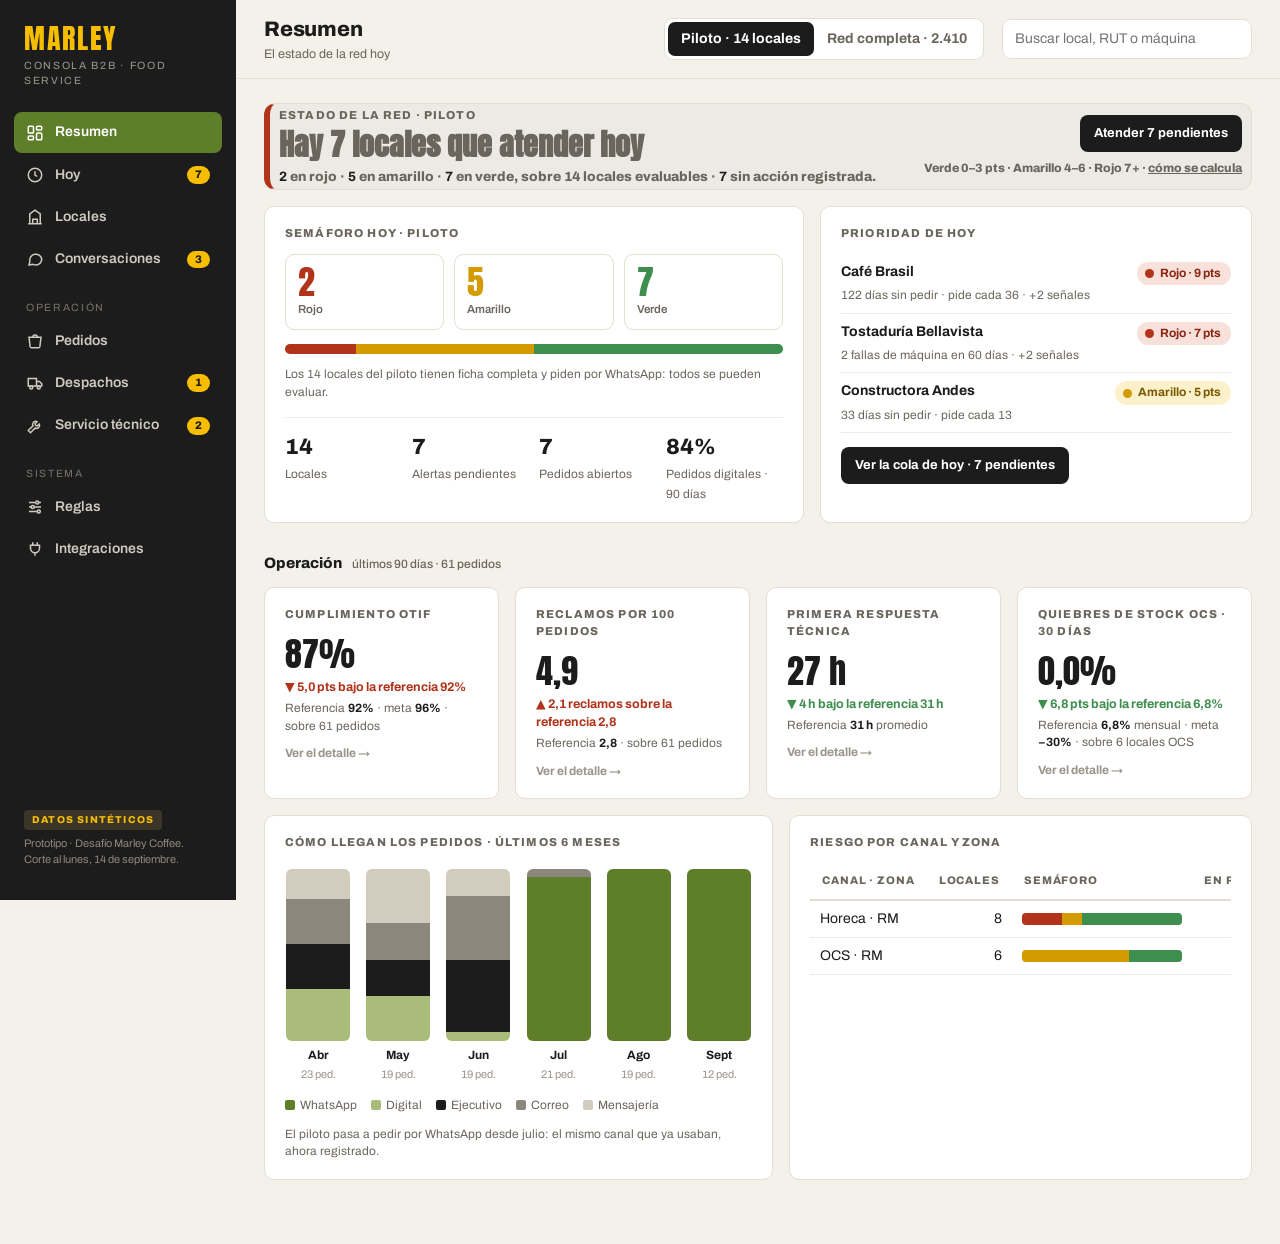
<file: 04-prototipo-consola/index.html>
<!doctype html>
<html lang="es">
<head>
  <meta charset="utf-8">
  <meta name="viewport" content="width=device-width, initial-scale=1">
  <title>Consola Marley · prototipo</title>
  <link rel="preconnect" href="https://fonts.googleapis.com">
  <link rel="preconnect" href="https://fonts.gstatic.com" crossorigin>
  <link href="https://fonts.googleapis.com/css2?family=Anton&family=Archivo:wght@400;500;600;700;800&display=swap" rel="stylesheet">
  <link rel="stylesheet" href="css/app.css">
</head>
<body>
  <div class="app">
    <aside id="lateral" class="side"></aside>
    <main class="main">
      <header id="barra" class="top"></header>
      <div id="vista"></div>
    </main>
  </div>
  <!-- orden: datos sintéticos → motor del semáforo → interfaz -->
  <script src="js/data.js"></script>
  <script src="js/rules.js"></script>
  <script src="js/app.js"></script>
</body>
</html>
</file>
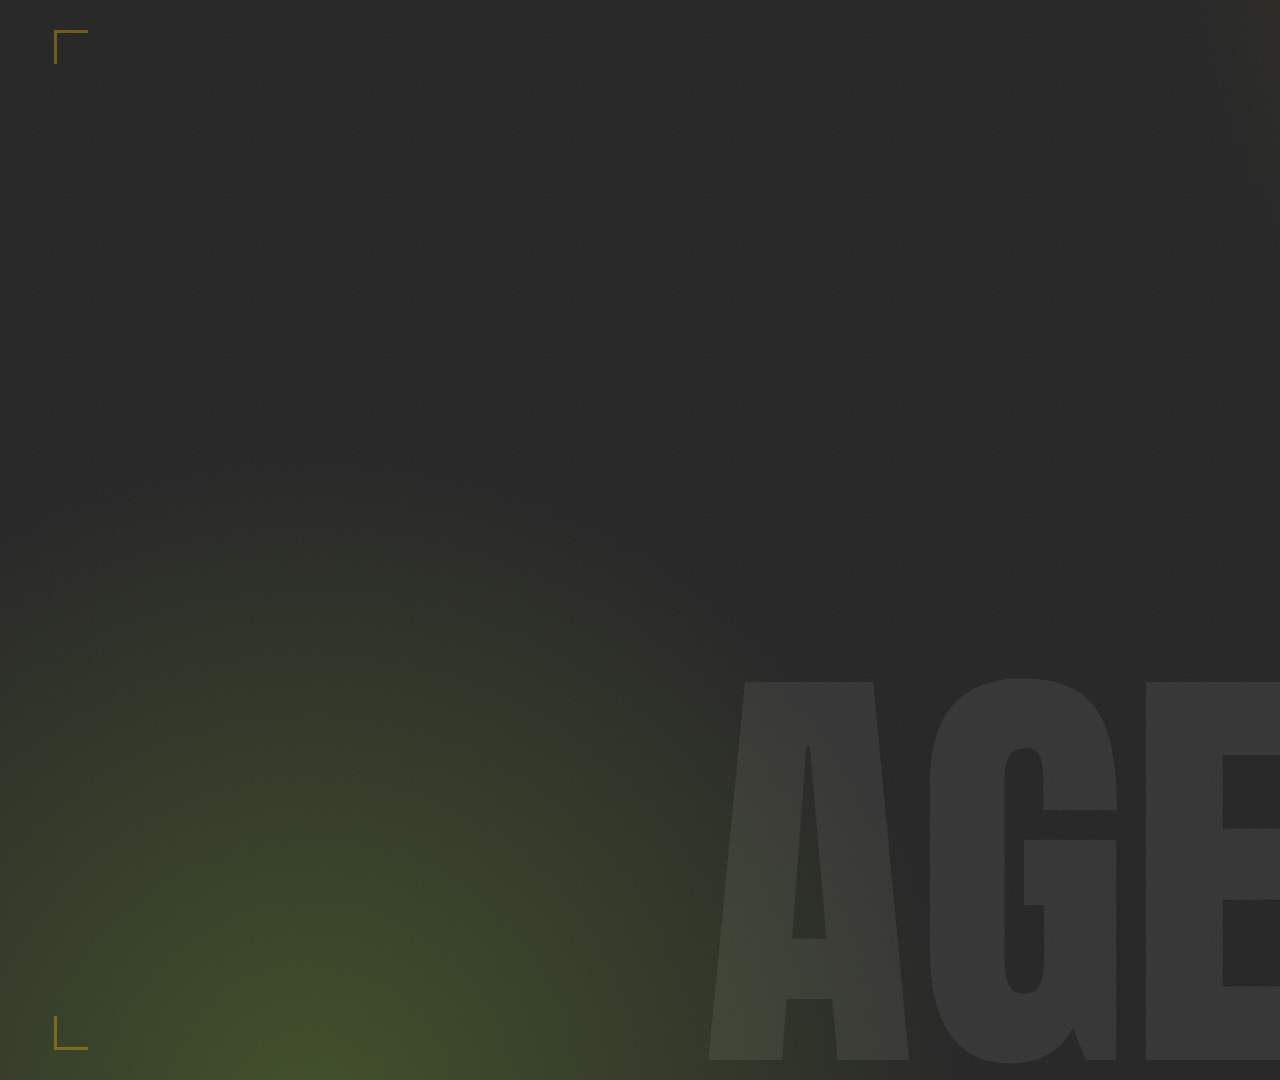
<file: 05-video-demo-hyperframes/index.html>
<!doctype html>
<html lang="es" data-resolution="landscape">
  <head>
    <meta charset="UTF-8" />
    <meta name="viewport" content="width=1920, height=1080" />
    <title>Demo Consola Marley · de WhatsApp al calendario</title>
    <link href="https://fonts.googleapis.com/css2?family=Anton&family=Archivo:wght@400;500;600;700;800&display=swap" rel="stylesheet" />
    <!-- CSS real de la consola (copia de ../css/app.css) para que la interfaz se vea idéntica -->
    <link rel="stylesheet" href="assets/consola.css" />
    <script src="https://cdn.jsdelivr.net/npm/gsap@3.14.2/dist/gsap.min.js"></script>
    <style>
      /* === BASE DEL VIDEO · paleta del deck: carbón, hueso, amarillo y verde Marley === */
      html, body { margin: 0; width: 1920px; height: 1080px; overflow: hidden; background: #232323; }
      body { font-family: 'Archivo', sans-serif; font-size: 16px; line-height: 1.3; color: #F7F5F0; }
      #root { position: relative; width: 1920px; height: 1080px; overflow: hidden; }
      #stage { position: absolute; inset: 0; overflow: hidden; }

      /* === FONDO: color, brillos, texto fantasma, grano y marcas de registro === */
      .hf-bgfill { position: absolute; inset: 0; background: #232323; }
      .hf-glow { position: absolute; width: 1500px; height: 1500px; left: -440px; bottom: -780px; border-radius: 50%;
        background: radial-gradient(circle, rgba(94,126,41,.46) 0%, rgba(94,126,41,0) 62%); }
      .hf-glow2 { position: absolute; width: 1300px; height: 1300px; right: -520px; top: -720px; border-radius: 50%;
        background: radial-gradient(circle, rgba(247,190,0,.17) 0%, rgba(247,190,0,0) 60%); }
      .hf-ghost { position: absolute; right: -40px; bottom: 30px; font-family: 'Anton', sans-serif; font-size: 440px; line-height: .8;
        color: rgba(247,245,240,.07); white-space: nowrap; text-transform: uppercase; }
      .hf-grain { position: absolute; inset: 0; opacity: .08;
        background-image: url("data:image/svg+xml,%3Csvg xmlns='http://www.w3.org/2000/svg' width='160' height='160'%3E%3Cfilter id='n'%3E%3CfeTurbulence type='fractalNoise' baseFrequency='.85' numOctaves='3'/%3E%3C/filter%3E%3Crect width='100%25' height='100%25' filter='url(%23n)'/%3E%3C/svg%3E"); }
      .hf-reg { position: absolute; width: 34px; height: 34px; border: 0 solid #F7BE00; }
      .hf-reg.tl { left: 54px; top: 30px; border-left-width: 3px; border-top-width: 3px; }
      .hf-reg.tr { right: 54px; top: 30px; border-right-width: 3px; border-top-width: 3px; }
      .hf-reg.bl { left: 54px; bottom: 30px; border-left-width: 3px; border-bottom-width: 3px; }
      .hf-reg.br { right: 54px; bottom: 30px; border-right-width: 3px; border-bottom-width: 3px; }

      /* === RIEL DE PASOS (arriba) y METADATOS (abajo) === */
      .hf-rail { position: absolute; left: 120px; right: 120px; top: 40px; display: grid; grid-template-columns: repeat(6, 1fr); gap: 22px; z-index: 40; }
      .hf-step { display: flex; flex-wrap: wrap; align-items: baseline; gap: 0 12px; }
      .hf-n { font-family: 'JetBrains Mono', monospace; font-size: 18px; color: rgba(247,245,240,.42); }
      .hf-l { font-weight: 800; font-size: 22px; letter-spacing: .14em; text-transform: uppercase; color: rgba(247,245,240,.42); }
      .hf-bar { flex-basis: 100%; display: block; height: 4px; margin-top: 10px; background: rgba(247,245,240,.16); }
      .hf-bar b { display: block; width: 100%; height: 100%; background: #F7BE00; transform-origin: 0 50%; }
      .hf-meta { position: absolute; left: 120px; right: 120px; bottom: 34px; display: flex; justify-content: space-between; z-index: 40;
        font-family: 'JetBrains Mono', monospace; font-size: 18px; letter-spacing: .06em; text-transform: uppercase; color: rgba(247,245,240,.55); }

      /* === TIPOGRAFÍA COMPARTIDA === */
      .hf-scene { position: absolute; inset: 0; }
      .hf-eyebrow { font-weight: 800; font-size: 24px; letter-spacing: .22em; text-transform: uppercase; color: #F7BE00; margin-bottom: 24px; }
      .hf-big, .hf-h { font-family: 'Anton', sans-serif; font-weight: 400; text-transform: uppercase; margin: 0; line-height: .98; }
      .hf-big { font-size: 170px; }
      .hf-h { font-size: 128px; }
      .hf-h.sm { font-size: 92px; }
      .hf-line { display: block; width: fit-content; }
      .hf-hl { display: inline-block; background: #F7BE00; color: #1C1C1C; padding: .02em .16em .04em; transform: rotate(-1.2deg); }
      .hf-hl.hf-tilde { padding-top: .17em; } /* la tilde de la Ñ queda dentro del recuadro amarillo */
      .hf-sub, .hf-p { color: rgba(247,245,240,.8); margin: 0; }
      .hf-sub { font-size: 38px; line-height: 1.3; max-width: 940px; margin-top: 34px; }
      .hf-p { font-size: 38px; line-height: 1.32; max-width: 920px; margin-top: 30px; }
      .hf-p.sm { font-size: 30px; max-width: 470px; margin-top: 24px; }
      .hf-chips { display: flex; flex-wrap: wrap; gap: 14px; margin-top: 34px; }
      .hf-chip { font-weight: 700; font-size: 24px; padding: 10px 20px; border: 2px solid rgba(247,245,240,.35); border-radius: 40px; }
      .hf-chip:first-child { border-color: #F7BE00; color: #F7BE00; }
      .hf-stat { margin-top: 30px; padding-top: 22px; border-top: 3px solid rgba(247,245,240,.25); display: flex; align-items: center; gap: 22px; }
      .hf-stat .hf-tick { font-family: 'Anton', sans-serif; font-size: 120px; line-height: 1; color: #F7BE00; }
      .hf-stat em { font-style: normal; font-size: 26px; line-height: 1.25; color: rgba(247,245,240,.8); max-width: 270px; }
      /* contador que cambia de valor: ambos valores apilados en la misma celda */
      .hf-tick { display: inline-grid; overflow: hidden; vertical-align: bottom; }
      .hf-tick > * { grid-area: 1 / 1; display: block; }

      /* === ESCENA 0 · INTRO === */
      #intro { display: flex; flex-direction: column; justify-content: center; padding: 0 120px; }
      .hf-notif { position: absolute; right: 120px; top: 430px; width: 640px; background: #F7F5F0; color: #1C1C1C; border-radius: 22px;
        padding: 26px 30px; box-shadow: 12px 12px 0 #5E7E29; }
      .hf-notif header { display: flex; align-items: center; gap: 14px; font-weight: 800; font-size: 20px; letter-spacing: .12em; text-transform: uppercase; color: #6E6E6E; }
      .hf-notif p { margin: 14px 0 0; font-size: 30px; line-height: 1.32; }
      .hf-ava { width: 58px; height: 58px; flex: none; border-radius: 50%; background: #F7BE00; color: #1C1C1C; font-family: 'Anton', sans-serif; font-size: 32px; display: grid; place-items: center; }

      /* === ESCENA TELÉFONO · WhatsApp desde el lado del cliente === */
      .hf-float { position: absolute; left: 170px; top: 150px; width: 500px; height: 880px; }
      .hf-phone { width: 100%; height: 100%; background: #121212; border-radius: 66px; padding: 14px; box-shadow: 18px 18px 0 #5E7E29; }
      .hf-screen { width: 100%; height: 100%; border-radius: 54px; overflow: hidden; background: #ECE5DA; display: flex; flex-direction: column; }
      .hf-notch { height: 44px; flex: none; position: relative; background: #3B5218; }
      .hf-notch::after { content: ''; position: absolute; left: 50%; top: 10px; width: 130px; height: 30px; margin-left: -65px; border-radius: 20px; background: #121212; }
      .hf-head { flex: none; background: #3B5218; color: #fff; display: flex; align-items: center; gap: 16px; padding: 8px 24px 18px; }
      .hf-head b { display: block; font-size: 26px; font-weight: 700; }
      .hf-head small { display: block; font-size: 18px; opacity: .8; }
      .hf-chat { flex: 1; position: relative; overflow: hidden; }
      .hf-list { position: absolute; left: 18px; right: 18px; top: 18px; display: flex; flex-direction: column; gap: 12px; }
      .hf-day { align-self: center; background: rgba(255,255,255,.9); color: #5B5B5B; font-size: 18px; font-weight: 700; padding: 6px 16px; border-radius: 10px; }
      .hf-in, .hf-out { max-width: 88%; font-size: 26px; line-height: 1.3; color: #1C1C1C; padding: 14px 18px 10px; border-radius: 20px; box-shadow: 0 2px 0 rgba(0,0,0,.08); }
      .hf-in { align-self: flex-start; background: #FFFFFF; border-bottom-left-radius: 6px; }
      .hf-out { align-self: flex-end; background: #DDEFC7; border-bottom-right-radius: 6px; }
      .hf-in time, .hf-out time { display: block; text-align: right; font-size: 17px; color: #8B877F; margin-top: 4px; }
      .hf-typing { position: absolute; left: 0; background: #FFFFFF; border-radius: 20px; border-bottom-left-radius: 6px; padding: 18px 22px; display: flex; gap: 8px; }
      .hf-typing i { display: block; width: 12px; height: 12px; border-radius: 50%; background: #A39E94; }
      .hf-input { flex: none; display: flex; align-items: center; gap: 12px; padding: 14px 18px 24px; }
      .hf-input span { flex: 1; background: #FFFFFF; border-radius: 30px; padding: 14px 22px; font-size: 22px; color: #9A958B; }
      .hf-input i { width: 56px; height: 56px; border-radius: 50%; background: #5E7E29; display: block; }
      .hf-caps { position: absolute; left: 780px; right: 120px; top: 140px; bottom: 100px; }
      .hf-cap { position: absolute; inset: 0; display: flex; flex-direction: column; justify-content: center; }

      /* === ESCENA CONSOLA · ventana con cámara (zoom) sobre la interfaz real === */
      .hf-ccaps { position: absolute; left: 110px; width: 480px; top: 150px; bottom: 100px; }
      .hf-win { position: absolute; left: 640px; top: 172px; width: 1200px; height: 719px; border-radius: 18px; overflow: hidden; background: #F4F1EA;
        box-shadow: 0 0 0 3px #0F0F0F, 16px 16px 0 3px #5E7E29; }
      .hf-chrome { height: 44px; background: #161616; display: flex; align-items: center; gap: 10px; padding: 0 18px; }
      .hf-chrome > i { width: 13px; height: 13px; border-radius: 50%; display: block; }
      .hf-url { margin-left: 18px; width: 620px; height: 28px; border-radius: 14px; background: #2A2A2A; color: #CFCAC0; display: grid; align-items: center; padding: 0 14px;
        font-family: 'JetBrains Mono', monospace; font-size: 16px; }
      .hf-url > span { grid-area: 1 / 1; }
      .hf-vp { position: relative; width: 1200px; height: 675px; overflow: hidden; background: #F4F1EA; }
      #zo, #zi { position: absolute; inset: 0; }
      #zo { transform-origin: 50% 50%; }
      #fit { position: absolute; left: 0; top: 0; width: 1600px; height: 1400px; transform: scale(.75); transform-origin: 0 0; }
      .hf-app { position: absolute; left: 0; top: 0; width: 1600px; height: 1400px; background: #F4F1EA; overflow: hidden; color: #1C1C1C;
        font-size: 14px; line-height: 1.45; }
      .hf-app.app { min-height: 0; }
      .hf-app .side { position: relative; height: auto; overflow: hidden; }
      .hf-app .top { position: relative; }
      .hf-vista { padding: 24px 28px 64px; }
      .hf-swap { display: grid; }
      .hf-swap > span { grid-area: 1 / 1; display: block; }
      .hf-re { position: absolute; inset: 0 0 0 -3px; font-style: normal; background: #E8F0F8; border-left: 3px solid #2F6DA3; border-radius: 6px; padding: 5px 7px; }
      .hf-mark { position: absolute; border-radius: 10px; background: rgba(247,190,0,.42); mix-blend-mode: multiply; z-index: 20; }
      .hf-ring { position: absolute; border: 4px solid #F7BE00; border-radius: 10px; opacity: 0; z-index: 21; }
      #cursor { position: absolute; left: 1000px; top: 560px; width: 44px; height: 44px; z-index: 30; }
      .hf-crip { position: absolute; width: 60px; height: 60px; margin: -30px 0 0 -30px; border-radius: 50%; border: 4px solid #F7BE00; opacity: 0; z-index: 29; }
      .hf-pill { position: absolute; left: 0; top: 0; z-index: 25; background: #F7BE00; color: #1C1C1C; font-weight: 800; font-size: 24px; padding: 10px 18px;
        border-radius: 8px; box-shadow: 6px 6px 0 rgba(0,0,0,.35); white-space: nowrap; opacity: 0; }

      /* === ESCENA FINAL === */
      #outro { display: grid; grid-template-columns: 1.25fr 1fr; align-items: center; gap: 80px; padding: 0 120px; }
      #outro .hf-big { font-size: 160px; }
      .hf-flow { display: flex; flex-direction: column; gap: 26px; }
      .hf-fl { display: grid; grid-template-columns: 90px 1fr; align-items: baseline; border-top: 3px solid rgba(247,245,240,.25); padding-top: 20px; }
      .hf-fl b { font-family: 'JetBrains Mono', monospace; font-size: 24px; color: #F7BE00; }
      .hf-fl strong { font-family: 'Anton', sans-serif; font-weight: 400; text-transform: uppercase; font-size: 64px; line-height: 1; }
      .hf-fl span { grid-column: 2; font-size: 28px; color: rgba(247,245,240,.78); margin-top: 6px; }
      .hf-url-final { position: absolute; left: 120px; bottom: 90px; font-family: 'JetBrains Mono', monospace; font-size: 24px; color: rgba(247,245,240,.7); }
    </style>
  </head>
  <body>
    <div id="root" data-composition-id="main" data-start="0" data-duration="46.5" data-width="1920" data-height="1080">
      <div id="stage">
        <!-- Fondo persistente -->
        <div class="hf-bgfill"></div>
        <div class="hf-glow" data-layout-allow-overflow></div>
        <div class="hf-glow2" data-layout-allow-overflow></div>
        <div class="hf-ghost" data-layout-allow-overflow>Agenda</div>
        <div class="hf-grain"></div>
        <i class="hf-reg tl"></i><i class="hf-reg tr"></i><i class="hf-reg bl"></i><i class="hf-reg br"></i>

        <!-- ============ INTRO ============ -->
        <section id="intro" class="hf-scene" data-layout-allow-overflow>
          <div class="hf-eyebrow">Demo · Consola Marley</div>
          <h1 class="hf-big">
            <span class="hf-line">Se acerca</span>
            <span class="hf-line">tu fecha</span>
            <span class="hf-line"><span class="hf-hl">de reparto</span></span>
          </h1>
          <p class="hf-sub">Cómo un mensaje de WhatsApp llega a la ficha del local y al calendario de despachos.</p>
          <div class="hf-notif" id="notif">
            <header><span class="hf-ava">M</span>Marley Coffee · ahora</header>
            <p>Hola Catalina 👋 Se acerca tu fecha de reparto. ¿Te gustaría programar tu pedido de siempre?</p>
          </div>
        </section>

        <!-- ============ ESCENA TELÉFONO ============ -->
        <section id="pscene" class="hf-scene" data-layout-allow-overflow>
          <div class="hf-float">
            <div class="hf-phone">
              <div class="hf-screen">
                <div class="hf-notch"></div>
                <div class="hf-head"><span class="hf-ava">M</span><div><b>Marley Coffee</b><small>Cuenta de empresa</small></div></div>
                <div class="hf-chat" id="p-chat">
                  <div class="hf-list" id="p-list" data-layout-allow-overflow data-layout-allow-overlap>
                    <div class="hf-day" id="m0">viernes, 11 de septiembre</div>
                    <div class="hf-in" id="m1">Hola Catalina 👋 Se acerca tu fecha de reparto. ¿Te gustaría programar tu pedido de siempre?<time>10:00</time></div>
                    <div class="hf-out" id="m2">Sí, ¿tienen despacho el jueves?<time>11:58 ✓✓</time></div>
                    <div class="hf-in" id="m3">Sí, ¿en qué horario te acomoda?<time>11:58</time></div>
                    <div class="hf-out" id="m4">Entre 12 y 3<time>12:00 ✓✓</time></div>
                    <div class="hf-in" id="m5">Listo ✅ Tu pedido llega el jueves 17 entre las 12:00 y las 15:00. Si te surge un imprevisto, me avisas y lo cambiamos.<time>12:01</time></div>
                    <div class="hf-day" id="m6">lunes, 14 de septiembre</div>
                    <div class="hf-out" id="m7">Tuve un imprevisto y ese día no voy a estar en el local, ¿lo podemos mover?<time>09:00 ✓✓</time></div>
                    <div class="hf-in" id="m8">Sin problema. Coméntame cuándo puedes para reagendarlo.<time>09:01</time></div>
                    <div class="hf-out" id="m9">El lunes 21, a la misma hora<time>09:03 ✓✓</time></div>
                    <div class="hf-in" id="m10">Listo ✅ Quedó reagendado para el lunes 21 entre las 12:00 y las 15:00.<time>09:03</time></div>
                    <div class="hf-typing" id="ty1"><i></i><i></i><i></i></div>
                    <div class="hf-typing" id="ty2"><i></i><i></i><i></i></div>
                    <div class="hf-typing" id="ty3"><i></i><i></i><i></i></div>
                    <div class="hf-typing" id="ty4"><i></i><i></i><i></i></div>
                  </div>
                </div>
                <div class="hf-input"><span>Mensaje</span><i></i></div>
              </div>
            </div>
          </div>
          <div class="hf-caps">
            <div class="hf-cap" data-layout-allow-overlap id="cap-a">
              <div class="hf-eyebrow">Vie 11 sept · 10:00</div>
              <h2 class="hf-h"><span class="hf-line">Marley</span><span class="hf-line">escribe</span><span class="hf-line"><span class="hf-hl">primero</span></span></h2>
              <p class="hf-p">Marley avisa que se acerca su fecha. El cliente responde como siempre y elige el día y la franja que le acomodan.</p>
              <div class="hf-chips"><span class="hf-chip">Pide cada 19 días</span><span class="hf-chip">Aviso 5 días antes</span><span class="hf-chip">Sin llamar a nadie</span></div>
            </div>
            <div class="hf-cap" data-layout-allow-overlap id="cap-b">
              <div class="hf-eyebrow">Lun 14 sept · 09:00</div>
              <h2 class="hf-h"><span class="hf-line">Un imprevisto</span><span class="hf-line">no es un viaje</span><span class="hf-line"><span class="hf-hl">perdido</span></span></h2>
              <p class="hf-p">El cliente avisa por el mismo chat, dice cuándo puede y Marley reagenda según su disponibilidad.</p>
              <div class="hf-chips"><span class="hf-chip">Reagenda cuando el cliente puede</span><span class="hf-chip">Coordinación lo ve al instante</span></div>
            </div>
          </div>
        </section>

        <!-- ============ ESCENA CONSOLA ============ -->
        <section id="cscene" class="hf-scene" data-layout-allow-overflow>
          <div class="hf-ccaps">
            <div class="hf-cap" data-layout-allow-overlap id="cc-a">
              <div class="hf-eyebrow">Consola · Ficha</div>
              <h2 class="hf-h sm"><span class="hf-line">La ficha</span><span class="hf-line"><span class="hf-hl">se llena</span></span><span class="hf-line">sola</span></h2>
              <p class="hf-p sm">El pedido queda programado y asociado a su local, sin que nadie lo transcriba.</p>
            </div>
            <div class="hf-cap" data-layout-allow-overlap id="cc-b">
              <div class="hf-eyebrow">Consola · Despachos</div>
              <h2 class="hf-h sm"><span class="hf-line">Directo al</span><span class="hf-line"><span class="hf-hl">calendario</span></span></h2>
              <p class="hf-p sm">Coordinación ve qué se entrega, qué día y en qué franja.</p>
              <div class="hf-stat"><span class="hf-tick"><span id="st1-o">4</span><span id="st1-n">5</span></span><em>visitas en la agenda de los próximos 14 días</em></div>
            </div>
            <div class="hf-cap" data-layout-allow-overlap id="cc-c">
              <div class="hf-eyebrow">Consola · Despachos</div>
              <h2 class="hf-h sm"><span class="hf-line">La entrega</span><span class="hf-line"><span class="hf-hl">se mueve</span></span><span class="hf-line">sola</span></h2>
              <p class="hf-p sm">Nadie viaja a un local cerrado, y el cambio queda contado.</p>
              <div class="hf-stat"><span class="hf-tick"><span id="st2-o">2</span><span id="st2-n">3</span></span><em>cambios avisados antes de la visita</em></div>
            </div>
          </div>

          <div class="hf-win">
            <div class="hf-chrome">
              <i style="background:#B0331A"></i><i style="background:#F7BE00"></i><i style="background:#5E7E29"></i>
              <div class="hf-url"><span id="url-ficha">alejog1302.github.io/marley-consola/#/local/P-1152</span><span id="url-desp">alejog1302.github.io/marley-consola/#/despachos</span></div>
            </div>
            <div class="hf-vp" id="vp">
              <div id="zo" data-layout-allow-overflow data-layout-allow-overlap><div id="zi"><div id="fit">

                <!-- ===== Consola · Ficha del local (DOM real, estado del vie 11) ===== -->
                <div class="app hf-app" id="app-ficha">
                  <aside class="side">
                    <div class="marca"><div class="logo">MARLEY</div><span class="sub">Consola B2B · food service</span></div>
                    <nav><a class=""><svg viewBox="0 0 24 24" fill="none" stroke="currentColor" stroke-width="2"><rect x="3" y="3" width="7" height="9" rx="1.5"></rect><rect x="14" y="3" width="7" height="5" rx="1.5"></rect><rect x="14" y="12" width="7" height="9" rx="1.5"></rect><rect x="3" y="16" width="7" height="5" rx="1.5"></rect></svg><span>Resumen</span></a><a class=""><svg viewBox="0 0 24 24" fill="none" stroke="currentColor" stroke-width="2"><circle cx="12" cy="12" r="9"></circle><path d="M12 7v5l3 2"></path></svg><span>Hoy</span><em class="badge">7</em></a><a class="on"><svg viewBox="0 0 24 24" fill="none" stroke="currentColor" stroke-width="2"><path d="M3 21h18M5 21V8l7-5 7 5v13"></path><path d="M9 21v-6h6v6"></path></svg><span>Locales</span></a><a class=""><svg viewBox="0 0 24 24" fill="none" stroke="currentColor" stroke-width="2"><path d="M21 12a8 8 0 0 1-11.6 7.1L4 20l1.1-4.6A8 8 0 1 1 21 12z"></path></svg><span>Conversaciones</span><em class="badge">3</em></a><span class="nav-grupo">Operación</span><a class=""><svg viewBox="0 0 24 24" fill="none" stroke="currentColor" stroke-width="2"><path d="M4 7h16l-1.5 12.5a2 2 0 0 1-2 1.5h-9a2 2 0 0 1-2-1.5z"></path><path d="M9 7a3 3 0 0 1 6 0"></path></svg><span>Pedidos</span></a><a class="" id="nav-desp"><svg viewBox="0 0 24 24" fill="none" stroke="currentColor" stroke-width="2"><path d="M3 6h11v10H3zM14 10h4l3 3v3h-7"></path><circle cx="7" cy="18" r="2"></circle><circle cx="17" cy="18" r="2"></circle></svg><span>Despachos</span><em class="badge">1</em></a><a class=""><svg viewBox="0 0 24 24" fill="none" stroke="currentColor" stroke-width="2"><path d="M14.7 6.3a4 4 0 0 0-5.4 5.4L3 18l3 3 6.3-6.3a4 4 0 0 0 5.4-5.4l-2.5 2.5-2.4-.6-.6-2.4z"></path></svg><span>Servicio técnico</span><em class="badge">2</em></a><span class="nav-grupo">Sistema</span><a class=""><svg viewBox="0 0 24 24" fill="none" stroke="currentColor" stroke-width="2"><path d="M4 6h9M17 6h3M4 12h3M11 12h9M4 18h11M19 18h1"></path><circle cx="15" cy="6" r="2"></circle><circle cx="9" cy="12" r="2"></circle><circle cx="17" cy="18" r="2"></circle></svg><span>Reglas</span></a><a class=""><svg viewBox="0 0 24 24" fill="none" stroke="currentColor" stroke-width="2"><path d="M9 7V3M15 7V3"></path><path d="M6 7h12v4a6 6 0 0 1-12 0z"></path><path d="M12 17v4"></path></svg><span>Integraciones</span></a></nav>
                    <div class="side-pie"><span class="sint">Datos sintéticos</span><p>Prototipo · Desafío Marley Coffee. Corte al lunes, 14 de septiembre.</p></div>
                  </aside>
                  <main class="main">
                    <header class="top">
                      <div><h1>Ficha del local</h1><p class="desc">Todo lo que pasa con un local, en un solo lugar</p></div>
                      <div class="alcance"><button class="on">Piloto · 14 locales</button><button class="">Red completa · 2.410</button></div>
                      <input class="buscar" placeholder="Buscar local, RUT o máquina" value="" />
                    </header>
                    <div class="hf-vista">
                      <a class="volver">← Locales</a>
                      <header class="card ficha-cab">
                        <div><h2>Minera Aconcagua</h2><p class="meta">OCS · Santiago, RM · P-1152<span class="tag">Piloto</span></p></div>
                        <div><span class="sem sem-verde"><i></i>Verde · 1 pts</span></div>
                        <div class="ficha-acc"><a class="btn">Abrir conversación</a></div>
                      </header>
                      <section class="grid g-ficha">
                        <article class="card" id="card-id">
                          <h3>Identidad del local</h3>
                          <dl class="datos">
                            <dt>RUT</dt><dd>76.254.978-6</dd>
                            <dt>Máquina</dt><dd>MQ-66292</dd>
                            <dt>Mantención</dt><dd>hace 30 días</dd>
                            <dt id="ag-dt">Agenda</dt>
                            <dd class="hf-swap" id="ag-dd"><span id="ag-old">Aviso enviado · esperando respuesta<small>Fecha estimada mié 16</small></span><span id="ag-new">🚚 Reparto jue 17 · 12:00–15:00<small>✓ Programado por el cliente por WhatsApp</small></span></dd>
                            <dt>Contacto</dt><dd>Catalina Fuentes</dd>
                            <dt>Teléfono</dt><dd>+56 9 6439 1108</dd>
                            <dt>Operación</dt><dd>Marley directo</dd>
                            <dt>Promesa de entrega</dt><dd>48 horas</dd>
                            <dt>Pide cada</dt><dd>19 días</dd>
                            <dt>Último pedido</dt><dd class="hf-swap"><span id="up-old">hace 20 días · $148.808</span><span id="up-new">hoy · $148.808</span></dd>
                            <dt>Ficha</dt><dd>Completa</dd>
                          </dl>
                        </article>
                        <article class="card">
                          <h3>Por qué está en este color</h3>
                          <ul class="porque"><li><span class="peso">+1</span><div><b>Entrega fuera de promesa · últimos 90 días</b><small>1 de 5 pedidos</small></div></li></ul>
                          <div class="escala">Total <b>1 pts</b> · amarillo desde 4 · rojo desde 7</div>
                        </article>
                        <article class="card">
                          <h3>Condiciones de su contrato</h3>
                          <table class="mini">
                            <thead><tr><th>Producto</th><th class="num">Lista</th><th class="num">Contrato</th></tr></thead>
                            <tbody><tr><td>Grano One Love · 1 kg</td><td class="num">$21.900</td><td class="num">$19.491</td></tr><tr><td>Grano Buffalo Soldier · 1 kg</td><td class="num">$22.900</td><td class="num">$20.381</td></tr><tr class="habitual"><td>Grano Get Up Stand Up · 1 kg</td><td class="num">$20.900</td><td class="num">$18.601</td></tr><tr><td>Grano Lively Up · 1 kg</td><td class="num">$23.900</td><td class="num">$21.271</td></tr><tr><td>Kit de limpieza de máquina</td><td class="num">$8.900</td><td class="num">$7.921</td></tr></tbody>
                          </table>
                          <p class="nota">Descuento de contrato 11%. En verde, su producto habitual: es el que ofrece el bot cuando pide «lo de siempre».</p>
                        </article>
                      </section>
                      <section class="grid g-ficha2">
                        <article class="card"><h3 id="tl-h3">Línea de tiempo</h3><ol class="linea" id="tl-list"><li class="ev"><time>11 sept</time><div><b>Pedido PD-20677</b> · 8 kg · $148.808<small>WhatsApp · Programado</small></div></li><li class="ev"><time>22 ago</time><div><b>Pedido PD-06668</b> · 8 kg · $148.808<small>WhatsApp · Entregado · a tiempo</small></div></li><li class="ev"><time>4 ago</time><div><b>Pedido PD-06667</b> · 7 kg · $130.207<small>WhatsApp · Entregado · a tiempo</small></div></li><li class="ev ev-tarde"><time>17 jul</time><div><b>Pedido PD-06666</b> · 7 kg · $130.207<small>WhatsApp · Entregado · fuera de promesa</small></div></li><li class="ev"><time>1 jul</time><div><b>Pedido PD-06665</b> · 6 kg · $111.606<small>Correo · Entregado · a tiempo</small></div></li><li class="ev"><time>11 jun</time><div><b>Pedido PD-06664</b> · 8 kg · $148.808<small>Mensajería · Entregado · a tiempo</small></div></li><li class="ev"><time>26 may</time><div><b>Pedido PD-06663</b> · 7 kg · $130.207<small>Digital · Entregado · a tiempo</small></div></li><li class="ev ev-tarde"><time>7 may</time><div><b>Pedido PD-06662</b> · 8 kg · $148.808<small>Digital · Entregado · fuera de promesa</small></div></li><li class="ev"><time>19 abr</time><div><b>Pedido PD-06661</b> · 4 kg · $74.404<small>Mensajería · Entregado · a tiempo</small></div></li></ol></article>
                        <article class="card"><h3>Pedidos</h3><div class="tabla-wrap"><table>
                          <thead><tr><th>Pedido</th><th>Fecha</th><th>Canal</th><th class="num">Kg</th><th class="num">Total</th><th>Estado</th></tr></thead>
                          <tbody id="tr-list"><tr><td>PD-20677</td><td>11 sept</td><td>WhatsApp</td><td class="num">8</td><td class="num">$148.808</td><td><span class="estado e-programado">Programado</span></td></tr><tr><td>PD-06668</td><td>22 ago</td><td>WhatsApp</td><td class="num">8</td><td class="num">$148.808</td><td><span class="estado e-entregado">Entregado</span></td></tr><tr><td>PD-06667</td><td>4 ago</td><td>WhatsApp</td><td class="num">7</td><td class="num">$130.207</td><td><span class="estado e-entregado">Entregado</span></td></tr><tr><td>PD-06666</td><td>17 jul</td><td>WhatsApp</td><td class="num">7</td><td class="num">$130.207</td><td><span class="estado e-entregado">Entregado</span> <span class="tarde">tarde</span></td></tr><tr><td>PD-06665</td><td>1 jul</td><td>Correo</td><td class="num">6</td><td class="num">$111.606</td><td><span class="estado e-entregado">Entregado</span></td></tr><tr><td>PD-06664</td><td>11 jun</td><td>Mensajería</td><td class="num">8</td><td class="num">$148.808</td><td><span class="estado e-entregado">Entregado</span></td></tr><tr><td>PD-06663</td><td>26 may</td><td>Digital</td><td class="num">7</td><td class="num">$130.207</td><td><span class="estado e-entregado">Entregado</span></td></tr><tr><td>PD-06662</td><td>7 may</td><td>Digital</td><td class="num">8</td><td class="num">$148.808</td><td><span class="estado e-entregado">Entregado</span> <span class="tarde">tarde</span></td></tr></tbody>
                        </table></div></article>
                      </section>
                    </div>
                  </main>
                </div>

                <!-- ===== Consola · Despachos (DOM real; Minera Aconcagua entra y se mueve con la animación) ===== -->
                <!-- ponytail: el resto del calendario queda como al lun 14; sólo cambian los elementos de Minera Aconcagua -->
                <div class="app hf-app" id="app-desp">
                  <aside class="side">
                    <div class="marca"><div class="logo">MARLEY</div><span class="sub">Consola B2B · food service</span></div>
                    <nav><a class=""><svg viewBox="0 0 24 24" fill="none" stroke="currentColor" stroke-width="2"><rect x="3" y="3" width="7" height="9" rx="1.5"></rect><rect x="14" y="3" width="7" height="5" rx="1.5"></rect><rect x="14" y="12" width="7" height="9" rx="1.5"></rect><rect x="3" y="16" width="7" height="5" rx="1.5"></rect></svg><span>Resumen</span></a><a class=""><svg viewBox="0 0 24 24" fill="none" stroke="currentColor" stroke-width="2"><circle cx="12" cy="12" r="9"></circle><path d="M12 7v5l3 2"></path></svg><span>Hoy</span><em class="badge">7</em></a><a class=""><svg viewBox="0 0 24 24" fill="none" stroke="currentColor" stroke-width="2"><path d="M3 21h18M5 21V8l7-5 7 5v13"></path><path d="M9 21v-6h6v6"></path></svg><span>Locales</span></a><a class=""><svg viewBox="0 0 24 24" fill="none" stroke="currentColor" stroke-width="2"><path d="M21 12a8 8 0 0 1-11.6 7.1L4 20l1.1-4.6A8 8 0 1 1 21 12z"></path></svg><span>Conversaciones</span><em class="badge">3</em></a><span class="nav-grupo">Operación</span><a class=""><svg viewBox="0 0 24 24" fill="none" stroke="currentColor" stroke-width="2"><path d="M4 7h16l-1.5 12.5a2 2 0 0 1-2 1.5h-9a2 2 0 0 1-2-1.5z"></path><path d="M9 7a3 3 0 0 1 6 0"></path></svg><span>Pedidos</span></a><a class="on"><svg viewBox="0 0 24 24" fill="none" stroke="currentColor" stroke-width="2"><path d="M3 6h11v10H3zM14 10h4l3 3v3h-7"></path><circle cx="7" cy="18" r="2"></circle><circle cx="17" cy="18" r="2"></circle></svg><span>Despachos</span><em class="badge">1</em></a><a class=""><svg viewBox="0 0 24 24" fill="none" stroke="currentColor" stroke-width="2"><path d="M14.7 6.3a4 4 0 0 0-5.4 5.4L3 18l3 3 6.3-6.3a4 4 0 0 0 5.4-5.4l-2.5 2.5-2.4-.6-.6-2.4z"></path></svg><span>Servicio técnico</span><em class="badge">2</em></a><span class="nav-grupo">Sistema</span><a class=""><svg viewBox="0 0 24 24" fill="none" stroke="currentColor" stroke-width="2"><path d="M4 6h9M17 6h3M4 12h3M11 12h9M4 18h11M19 18h1"></path><circle cx="15" cy="6" r="2"></circle><circle cx="9" cy="12" r="2"></circle><circle cx="17" cy="18" r="2"></circle></svg><span>Reglas</span></a><a class=""><svg viewBox="0 0 24 24" fill="none" stroke="currentColor" stroke-width="2"><path d="M9 7V3M15 7V3"></path><path d="M6 7h12v4a6 6 0 0 1-12 0z"></path><path d="M12 17v4"></path></svg><span>Integraciones</span></a></nav>
                    <div class="side-pie"><span class="sint">Datos sintéticos</span><p>Prototipo · Desafío Marley Coffee. Corte al lunes, 14 de septiembre.</p></div>
                  </aside>
                  <main class="main">
                    <header class="top">
                      <div><h1>Despachos</h1><p class="desc">Qué está por salir, qué va en ruta y qué agendaron los clientes</p></div>
                      <div class="alcance"><button class="on">Piloto · 14 locales</button><button class="">Red completa · 2.410</button></div>
                      <input class="buscar" placeholder="Buscar local, RUT o máquina" value="" />
                    </header>
                    <div class="hf-vista">
                      <div class="intro"><p>Marley escribe primero: cuando se acerca la fecha de reparto o de mantención, el cliente elige día y franja según su disponibilidad. El día anterior recibe un recordatorio y puede confirmar, reagendar o cancelar, así la visita llega cuando hay alguien para recibirla.</p></div>
                      <section class="franja">
                        <article class="card"><h3>Por despachar</h3><div class="op-valor">2</div><div class="op-ref">programados por el cliente o confirmados</div></article>
                        <article class="card"><h3>En ruta</h3><div class="op-valor">5</div><div class="op-ref"><b>1</b> con atraso</div></article>
                        <article class="card" id="card-agenda"><h3>Agenda · próximos 14 días</h3><div class="op-valor"><span class="hf-tick"><span id="ag-o">4</span><span id="ag-n">5</span></span></div><div class="op-ref"><span class="hf-tick"><span id="agr-o">1 reparto · 3 mantenciones</span><span id="agr-n">2 repartos · 3 mantenciones</span></span></div></article>
                        <article class="card"><h3>Cambios avisados</h3><div class="op-valor"><span class="hf-tick"><span id="ca-o">2</span><span id="ca-n">3</span></span></div><div class="op-ref">reagendados o cancelados antes de la visita</div></article>
                      </section>
                      <div class="tabs"><button class="on">Calendario<em>5</em></button><button class="">Por despachar<em>2</em></button><button class="">En ruta<em>5</em></button><button class="">Historial · 30 días<em>16</em></button></div>
                      <div class="filtros"><div class="seg"><button class="on">Todo</button><button class="">🚚 Repartos</button><button class="">🔧 Mantenciones</button></div><span class="cuenta">1 aviso esperando respuesta</span></div>
                      <div class="cal">
                        <div class="cal-dia hoy"><h5>lun 14 · hoy</h5><a class="ag ag-ok"><b>🚚 Restobar Suecia</b><span>09:00–12:00 · Confirmado por el cliente</span></a></div>
                        <div class="cal-dia"><h5>mar 15</h5><a class="ag ag-ruta"><b>🚚 Cafetería Los Leones</b><span>En ruta · pedido sin agenda</span></a><a class="ag ag-ruta"><b>🚚 Clínica Pacífico</b><span>En ruta · pedido sin agenda</span></a><a class="ag ag-ruta"><b>🚚 Inmobiliaria Atacama</b><span>En ruta · pedido sin agenda</span></a></div>
                        <div class="cal-dia"><h5>mié 16</h5><a class="ag ag-ruta"><b>🚚 Bistró Italia</b><span>Por despachar · pedido sin agenda</span></a></div>
                        <div class="cal-dia" id="cell-jue"><h5>jue 17</h5><a class="ag ag-ok"><b>🔧 Barista Manquehue</b><span>12:00–15:00 · Confirmado por el cliente</span></a><a class="ag ag-ok" id="chip-jue" style="position:relative;z-index:6"><b>🚚 Minera Aconcagua</b><span>12:00–15:00 · Confirmado por el cliente</span><i class="hf-re"><b>🚚 Minera Aconcagua</b><span>12:00–15:00 · ↻ Reagendado desde jue 17</span></i></a></div>
                        <div class="cal-dia"><h5>vie 18</h5><a class="ag ag-pend"><b>🔧 Clínica Pacífico</b><span>09:00–12:00 · Esperando respuesta</span></a><a class="ag ag-can"><b>🚚 Holding Cordillera</b><span>09:00–12:00 · Cancelado · nuevo aviso vie 25</span></a></div>
                        <div class="cal-dia" id="cell-lun"><h5>lun 21</h5><a class="ag ag-re"><b>🔧 Hotel Costanera</b><span>15:00–18:00 · ↻ Reagendado desde jue 17</span></a><a class="ag ag-re" id="chip-lun"><b>🚚 Minera Aconcagua</b><span>12:00–15:00 · ↻ Reagendado desde jue 17</span></a><a class="ag ag-ok" id="chip-inm"><b>🔧 Inmobiliaria Atacama</b><span>12:00–15:00 · Confirmado por el cliente</span></a></div>
                        <div class="cal-dia"><h5>mar 22</h5><a class="ag ag-est"><b>🚚 Logística Austral</b><span>15:00–18:00 · Fecha estimada · aviso jue 17</span></a></div>
                        <div class="cal-dia"><h5>mié 23</h5><span class="cal-nota">—</span></div>
                        <div class="cal-dia"><h5>jue 24</h5><span class="cal-nota">—</span></div>
                        <div class="cal-dia"><h5>vie 25</h5><span class="cal-nota">—</span></div>
                      </div>
                    </div>
                  </main>
                </div>

                <!-- Capas de énfasis (en coordenadas de la consola, se mueven con el zoom) -->
                <div class="hf-mark" id="mark-ag"></div>
                <div class="hf-mark" id="mark-tl"></div>
                <div class="hf-ring" id="ring-jue"></div>
                <div class="hf-ring" id="ring-lun"></div>
                <div class="hf-crip" id="crip"></div>
                <svg id="cursor" viewBox="0 0 24 24"><path d="M4 2l15 11-6.5 1.2L16 21l-3 1.4-3.4-6.9L4 20z" fill="#FFFFFF" stroke="#1C1C1C" stroke-width="1.6" stroke-linejoin="round"/></svg>
              </div></div></div>
              <!-- Etiquetas grandes (fuera del zoom, siempre legibles) -->
              <div class="hf-pill" id="pill-a">Programado · jue 17 · 12:00–15:00</div>
              <div class="hf-pill" id="pill-b">↻ Reagendado · lun 21 · 12:00–15:00</div>
            </div>
          </div>
        </section>

        <!-- ============ CIERRE ============ -->
        <section id="outro" class="hf-scene">
          <div>
            <div class="hf-eyebrow">Consola Marley · prototipo</div>
            <h1 class="hf-big"><span class="hf-line">Cada pedido</span><span class="hf-line">deja</span><span class="hf-line"><span class="hf-hl hf-tilde">una señal</span></span></h1>
          </div>
          <div class="hf-flow">
            <div class="hf-fl"><b>01</b><strong>Mensaje</strong><span>El cliente agenda por WhatsApp</span></div>
            <div class="hf-fl"><b>02</b><strong>Ficha</strong><span>El pedido queda en su local</span></div>
            <div class="hf-fl"><b>03</b><strong>Calendario</strong><span>Coordinación lo ve y lo mide</span></div>
          </div>
          <div class="hf-url-final">alejog1302.github.io/marley-consola · datos sintéticos</div>
        </section>

        <!-- Riel de pasos y metadatos -->
        <div class="hf-rail" id="rail">
          <div class="hf-step"><span class="hf-n">01</span><span class="hf-l">Aviso</span><i class="hf-bar"><b></b></i></div>
          <div class="hf-step"><span class="hf-n">02</span><span class="hf-l">Agenda</span><i class="hf-bar"><b></b></i></div>
          <div class="hf-step"><span class="hf-n">03</span><span class="hf-l">Ficha</span><i class="hf-bar"><b></b></i></div>
          <div class="hf-step"><span class="hf-n">04</span><span class="hf-l">Calendario</span><i class="hf-bar"><b></b></i></div>
          <div class="hf-step"><span class="hf-n">05</span><span class="hf-l">Imprevisto</span><i class="hf-bar"><b></b></i></div>
          <div class="hf-step"><span class="hf-n">06</span><span class="hf-l">Reagenda</span><i class="hf-bar"><b></b></i></div>
        </div>
        <div class="hf-meta" id="meta"><span>Minera Aconcagua · P-1152 · OCS · Santiago</span><span>Consola Marley · datos sintéticos</span></div>
      </div>
    </div>

    <script>
      /* ================================================================
         LÍNEA DE TIEMPO · un solo timeline pausado, construido tras cargar fuentes.
         Primero se MIDE todo (sin transformaciones aplicadas) y después se animan.
         ================================================================ */
      window.__timelines = window.__timelines || {};
      const tl = gsap.timeline({ paused: true });
      const q = (s) => document.querySelector(s);
      const qa = (s) => [...document.querySelectorAll(s)];
      const FIT = 0.75; // escala de la consola (1600 px) dentro de la ventana (1200 px)

      async function build() {
        await document.fonts.ready;

        /* ---------- 1. MEDICIONES ---------- */
        const vp = q('#vp').getBoundingClientRect();
        const fr = q('#fit').getBoundingClientRect();
        const union = (els) => {
          const rs = els.map((e) => e.getBoundingClientRect());
          const l = Math.min(...rs.map((r) => r.left)), t = Math.min(...rs.map((r) => r.top));
          const r = Math.max(...rs.map((x) => x.right)), b = Math.max(...rs.map((x) => x.bottom));
          return { l, t, w: r - l, h: b - t };
        };
        // Cámara: escala + contra-traslación para centrar un objetivo (sin salirse de la consola)
        const cam = (els, want) => {
          const r = union(els);
          const S = Math.max(1, Math.min(want, (0.88 * vp.width) / r.w, (0.88 * vp.height) / r.h));
          const hw = vp.width / (2 * S), hh = vp.height / (2 * S);
          const cx = Math.min(Math.max(r.l + r.w / 2, fr.left + 236 * FIT + hw), fr.left + 1600 * FIT - hw); // 236 = barra lateral
          const cy = Math.min(Math.max(r.t + r.h / 2, fr.top + hh), fr.top + 1400 * FIT - hh);
          const vcx = vp.left + vp.width / 2, vcy = vp.top + vp.height / 2;
          return { S, x: vcx - cx, y: vcy - cy, cx, cy, vcx, vcy };
        };
        // Coloca una capa de énfasis sobre elementos, en coordenadas de la consola
        const placeFit = (sel, els, pad) => {
          const r = union(els);
          Object.assign(q(sel).style, {
            left: (r.l - fr.left) / FIT - pad + 'px', top: (r.t - fr.top) / FIT - pad + 'px',
            width: r.w / FIT + 2 * pad + 'px', height: r.h / FIT + 2 * pad + 'px',
          });
        };
        // Coloca una etiqueta bajo un elemento, según dónde queda tras el zoom
        const placePill = (sel, z, el) => {
          const r = el.getBoundingClientRect(), p = q(sel);
          const cx = z.vcx + z.S * (r.left + r.width / 2 - z.cx) - vp.left;
          const by = z.vcy + z.S * (r.bottom - z.cy) - vp.top;
          p.style.left = Math.min(Math.max(cx - p.offsetWidth / 2, 20), vp.width - p.offsetWidth - 20) + 'px';
          p.style.top = Math.min(by + 14, vp.height - p.offsetHeight - 20) + 'px';
        };

        // Chat del teléfono: altura visible, posiciones de mensajes e indicadores "escribiendo"
        const CH = q('#p-chat').clientHeight;
        const bottomOf = (sel) => { const e = q(sel); return e.offsetTop + e.offsetHeight; };
        [['#ty1', '#m3'], ['#ty2', '#m5'], ['#ty3', '#m8'], ['#ty4', '#m10']].forEach(([t, m]) => { q(t).style.top = q(m).offsetTop + 'px'; });
        const TY_H = q('#ty1').offsetHeight;

        // Consola
        const Z1 = { S: 1, x: 0, y: 0 };
        const liEls = qa('#tl-list > li'), trEls = qa('#tr-list > tr');
        const LI_H = liEls[1].offsetTop - liEls[0].offsetTop;
        const TR_H = trEls[1].offsetTop - trEls[0].offsetTop;
        const chipJue = q('#chip-jue'), chipLun = q('#chip-lun'), chipInm = q('#chip-inm');
        const LUN_H = chipInm.offsetTop - chipLun.offsetTop;
        const jr = chipJue.getBoundingClientRect(), lr = chipLun.getBoundingClientRect();
        const FLY_X = (lr.left - jr.left) / FIT, FLY_Y = (lr.top - jr.top) / FIT;
        const zA = cam([q('#card-id')], 2.0);
        const zA2 = cam([q('#tl-h3'), liEls[3]], 1.9);
        const zB = cam([q('#cell-jue'), q('#card-agenda')], 1.9);
        const zC = cam([q('#cell-jue'), q('#cell-lun')], 1.6);
        placeFit('#mark-ag', [q('#ag-dt'), q('#ag-dd')], 8);
        placeFit('#mark-tl', [liEls[0]], 4);
        placeFit('#ring-jue', [chipJue], 4);
        placeFit('#ring-lun', [chipLun], 4);
        placePill('#pill-a', zB, chipJue);
        placePill('#pill-b', zC, q('#cell-lun')); // bajo la celda, sin tapar otras visitas
        const nav = union([q('#nav-desp')]);
        const NAV_X = (nav.l + nav.w * 0.35 - fr.left) / FIT, NAV_Y = (nav.t + nav.h / 2 - fr.top) / FIT;
        Object.assign(q('#crip').style, { left: NAV_X + 'px', top: NAV_Y + 'px' });
        const CUR_X0 = 1000, CUR_Y0 = 560; // posición inicial del cursor (CSS)

        /* ---------- 2. AYUDANTES DE ANIMACIÓN ---------- */
        const capIn = (sel, t) => {
          tl.fromTo(`${sel} .hf-eyebrow`, { x: -30, opacity: 0 }, { x: 0, opacity: 1, duration: 0.45, ease: 'power3.out' }, t);
          tl.fromTo(`${sel} .hf-line`, { yPercent: 60, opacity: 0 }, { yPercent: 0, opacity: 1, duration: 0.55, ease: 'power4.out', stagger: 0.1 }, t + 0.1);
          tl.fromTo(`${sel} .hf-p`, { y: 24, opacity: 0 }, { y: 0, opacity: 1, duration: 0.5, ease: 'power2.out' }, t + 0.45);
          const extra = qa(`${sel} .hf-chip, ${sel} .hf-stat`);
          if (extra.length) tl.fromTo(extra, { scale: 0.8, opacity: 0 }, { scale: 1, opacity: 1, duration: 0.45, ease: 'back.out(1.8)', stagger: 0.08, transformOrigin: '0% 50%' }, t + 0.65);
        };
        const swap = (oldSel, newSel, t) => {
          tl.fromTo(oldSel, { yPercent: 0, opacity: 1 }, { yPercent: -100, opacity: 0, duration: 0.35, ease: 'power2.in', immediateRender: false }, t);
          tl.fromTo(newSel, { yPercent: 100, opacity: 0 }, { yPercent: 0, opacity: 1, duration: 0.5, ease: 'back.out(1.6)' }, t + 0.2);
        };
        let listY = 0;
        const scroll = (bottom, t) => {
          const y = Math.min(0, CH - 36 - bottom);
          if (y === listY) return;
          tl.fromTo('#p-list', { y: listY }, { y, duration: 0.45, ease: 'power2.out', immediateRender: false }, t);
          listY = y;
        };
        const msg = (sel, t, origin) => {
          scroll(bottomOf(sel), t);
          tl.fromTo(sel, { opacity: 0, scale: 0.86, y: 20, transformOrigin: origin }, { opacity: 1, scale: 1, y: 0, duration: 0.45, ease: 'back.out(1.7)' }, t);
        };
        const typing = (sel, t0, t1) => {
          scroll(q(sel).offsetTop + TY_H, t0);
          tl.fromTo(sel, { opacity: 0, scale: 0.8, transformOrigin: '0% 100%' }, { opacity: 1, scale: 1, duration: 0.25, ease: 'back.out(2)' }, t0);
          tl.fromTo(`${sel} i`, { y: 0 }, { y: -9, duration: 0.2, ease: 'sine.inOut', yoyo: true, repeat: 1, stagger: 0.1, immediateRender: false }, t0 + 0.15);
          tl.fromTo(sel, { opacity: 1 }, { opacity: 0, duration: 0.08, immediateRender: false }, t1 - 0.1); // se va antes de que entre el mensaje
        };
        let zCur = Z1;
        const zoom = (z, t, d, ease = 'power3.inOut') => {
          tl.fromTo('#zo', { scale: zCur.S }, { scale: z.S, duration: d, ease, immediateRender: false }, t);
          tl.fromTo('#zi', { x: zCur.x, y: zCur.y }, { x: z.x, y: z.y, duration: d, ease, immediateRender: false }, t);
          zCur = z;
        };
        const steps = qa('.hf-step');
        const step = (i, t) => {
          tl.fromTo(steps[i].querySelector('.hf-bar b'), { scaleX: 0 }, { scaleX: 1, duration: 0.6, ease: 'power2.out' }, t);
          tl.fromTo(steps[i].querySelectorAll('.hf-n, .hf-l'), { color: 'rgba(247,245,240,0.42)' }, { color: '#F7BE00', duration: 0.3, immediateRender: false }, t);
          if (i > 0) tl.fromTo(steps[i - 1].querySelectorAll('.hf-n, .hf-l'), { color: '#F7BE00' }, { color: '#F7F5F0', duration: 0.3, immediateRender: false }, t);
        };

        /* ---------- 3. AMBIENTE (repeticiones finitas dentro de los 46,5 s) ---------- */
        tl.fromTo('.hf-glow', { scale: 1 }, { scale: 1.14, duration: 4, yoyo: true, repeat: 10, ease: 'sine.inOut' }, 0);
        tl.fromTo('.hf-glow2', { scale: 1.1 }, { scale: 0.95, duration: 5, yoyo: true, repeat: 8, ease: 'sine.inOut' }, 0);
        tl.fromTo('.hf-ghost', { x: 0 }, { x: -260, duration: 46.5, ease: 'none' }, 0);
        tl.fromTo('.hf-reg', { opacity: 0.35 }, { opacity: 0.9, duration: 1.5, yoyo: true, repeat: 29, ease: 'sine.inOut' }, 0);
        tl.fromTo('.hf-float', { y: -6 }, { y: 6, duration: 2.4, yoyo: true, repeat: 18, ease: 'sine.inOut' }, 0);

        /* ---------- 4. INTRO (0 – 3,6 s) ---------- */
        tl.fromTo('#intro .hf-eyebrow', { x: -40, opacity: 0 }, { x: 0, opacity: 1, duration: 0.5, ease: 'power3.out' }, 0.2);
        tl.fromTo('#intro .hf-line', { yPercent: 70, opacity: 0 }, { yPercent: 0, opacity: 1, duration: 0.6, ease: 'power4.out', stagger: 0.12 }, 0.35);
        tl.fromTo('#intro .hf-sub', { y: 30, opacity: 0 }, { y: 0, opacity: 1, duration: 0.6, ease: 'power2.out' }, 1.0);
        tl.fromTo('#notif', { x: 120, opacity: 0, rotation: 3 }, { x: 0, opacity: 1, rotation: 0, duration: 0.7, ease: 'back.out(1.5)' }, 1.3);

        // Transición: empuje vertical hacia el teléfono
        const T1 = 3.6;
        tl.fromTo('#intro', { yPercent: 0 }, { yPercent: -100, duration: 0.7, ease: 'power3.inOut', immediateRender: false }, T1);
        tl.fromTo('#pscene', { yPercent: 100 }, { yPercent: 0, duration: 0.7, ease: 'power3.inOut' }, T1);
        tl.fromTo('.hf-phone', { rotation: -5 }, { rotation: 0, duration: 1.1, ease: 'back.out(1.6)' }, T1 + 0.1);
        tl.fromTo(['#rail', '#meta'], { opacity: 0 }, { opacity: 1, duration: 0.5, ease: 'power2.out' }, T1 + 0.35);

        /* ---------- 5. TELÉFONO · aviso y agenda (3,6 – 13,2 s) ---------- */
        step(0, 4.2);
        capIn('#cap-a', 4.3);
        msg('#m0', 4.5, '50% 50%');
        msg('#m1', 4.9, '0% 100%');
        step(1, 7.0);
        msg('#m2', 7.0, '100% 100%');
        typing('#ty1', 7.5, 8.1);
        msg('#m3', 8.1, '0% 100%');
        msg('#m4', 9.2, '100% 100%');
        typing('#ty2', 9.7, 10.3);
        msg('#m5', 10.3, '0% 100%');

        /* ---------- 6. CONSOLA · ficha (13,2 – 22,6 s) ---------- */
        const T2 = 13.2;
        tl.fromTo('#pscene', { x: 0 }, { x: -1920, duration: 0.7, ease: 'power3.inOut', immediateRender: false }, T2);
        tl.fromTo('#cscene', { x: 1920 }, { x: 0, duration: 0.7, ease: 'power3.inOut' }, T2);
        tl.fromTo('.hf-win', { rotation: 2.5, scale: 0.94 }, { rotation: 0, scale: 1, duration: 1, ease: 'back.out(1.4)' }, T2 + 0.2);
        tl.set('#cap-a', { opacity: 0 }, 20);
        step(2, 13.6);
        capIn('#cc-a', 13.8);
        zoom(zA, 14.6, 1.3);
        tl.fromTo('#mark-ag', { scaleX: 0, opacity: 1, transformOrigin: '0% 50%' }, { scaleX: 1, duration: 0.45, ease: 'power3.out' }, 16.2);
        swap('#ag-old', '#ag-new', 16.4);
        swap('#up-old', '#up-new', 17.0);
        zoom(zA2, 18.2, 1.1);
        tl.fromTo(liEls.slice(1), { y: -LI_H }, { y: 0, duration: 0.55, ease: 'power3.out' }, 19.5);
        tl.fromTo(liEls[0], { opacity: 0, x: -24 }, { opacity: 1, x: 0, duration: 0.5, ease: 'power3.out' }, 19.65);
        tl.fromTo(trEls.slice(1), { y: -TR_H }, { y: 0, duration: 0.55, ease: 'power3.out' }, 19.5);
        tl.fromTo(trEls[0], { opacity: 0 }, { opacity: 1, duration: 0.5, ease: 'power2.out' }, 19.65);
        tl.fromTo('#mark-tl', { scaleX: 0, opacity: 1, transformOrigin: '0% 50%' }, { scaleX: 1, duration: 0.45, ease: 'power3.out' }, 19.8);
        tl.fromTo(['#mark-ag', '#mark-tl'], { opacity: 1 }, { opacity: 0, duration: 0.4, immediateRender: false }, 20.9);
        zoom(Z1, 21.0, 1.0);
        // Cursor: va a "Despachos" y hace clic
        tl.fromTo('#cursor', { opacity: 0, scale: 0.6, transformOrigin: '0% 0%' }, { opacity: 1, scale: 1, duration: 0.3, ease: 'back.out(2)' }, 21.5);
        tl.fromTo('#cursor', { x: 0, y: 0 }, { x: NAV_X - CUR_X0, y: NAV_Y - CUR_Y0, duration: 0.75, ease: 'power3.inOut' }, 21.7);
        tl.fromTo('#cursor', { scale: 1 }, { scale: 0.82, duration: 0.09, yoyo: true, repeat: 1, ease: 'power2.in', immediateRender: false }, 22.5);
        tl.fromTo('#crip', { scale: 0, opacity: 1 }, { scale: 3, opacity: 0, duration: 0.6, ease: 'power2.out', immediateRender: false }, 22.52);
        tl.fromTo('#cursor', { opacity: 1 }, { opacity: 0, duration: 0.25, immediateRender: false }, 23.1);

        /* ---------- 7. CONSOLA · calendario (22,6 – 28,6 s) ---------- */
        tl.fromTo('#app-desp', { opacity: 0 }, { opacity: 1, duration: 0.25, ease: 'power1.inOut' }, 22.65);
        tl.fromTo('#url-desp', { opacity: 0 }, { opacity: 1, duration: 0.3 }, 22.65);
        tl.fromTo('#url-ficha', { opacity: 1 }, { opacity: 0, duration: 0.3, immediateRender: false }, 22.65);
        step(3, 22.6);
        tl.fromTo('#cc-a', { opacity: 1, y: 0 }, { opacity: 0, y: -30, duration: 0.3, ease: 'power2.in', immediateRender: false }, 22.6);
        capIn('#cc-b', 22.85);
        zoom(zB, 23.5, 1.2);
        tl.fromTo('#chip-jue', { opacity: 0, scale: 0.5, transformOrigin: '50% 50%' }, { opacity: 1, scale: 1, duration: 0.55, ease: 'back.out(2.2)' }, 25.0);
        tl.fromTo('#ring-jue', { opacity: 1, scale: 0.92 }, { opacity: 0, scale: 1.3, duration: 0.8, ease: 'power2.out', immediateRender: false }, 25.1);
        swap('#ag-o', '#ag-n', 25.3);
        swap('#agr-o', '#agr-n', 25.4);
        swap('#st1-o', '#st1-n', 25.3);
        tl.fromTo('#pill-a', { opacity: 0, y: 14 }, { opacity: 1, y: 0, duration: 0.4, ease: 'back.out(1.8)', immediateRender: false }, 25.6);

        /* ---------- 8. TELÉFONO · imprevisto (28,6 – 36,3 s) ---------- */
        const T3 = 28.6;
        tl.fromTo('#cscene', { x: 0 }, { x: 1920, duration: 0.7, ease: 'power3.inOut', immediateRender: false }, T3);
        tl.fromTo('#pscene', { x: -1920 }, { x: 0, duration: 0.7, ease: 'power3.inOut', immediateRender: false }, T3);
        step(4, 28.9);
        tl.set(['#cc-b', '#pill-a'], { opacity: 0 }, 29.3);
        zoom(zC, 29.4, 0.05); // la cámara se reubica mientras la consola está fuera de cuadro
        capIn('#cap-b', 29.2);
        msg('#m6', 29.5, '50% 50%');
        msg('#m7', 30.0, '100% 100%');
        typing('#ty3', 30.8, 31.4);
        msg('#m8', 31.4, '0% 100%');
        msg('#m9', 32.9, '100% 100%'); // el cliente dice cuándo puede
        typing('#ty4', 33.5, 34.1);
        msg('#m10', 34.1, '0% 100%');

        /* ---------- 9. CONSOLA · reagenda (36,3 – 41,7 s) ---------- */
        const T4 = 36.3;
        tl.fromTo('#pscene', { x: 0 }, { x: -1920, duration: 0.7, ease: 'power3.inOut', immediateRender: false }, T4);
        tl.fromTo('#cscene', { x: 1920 }, { x: 0, duration: 0.7, ease: 'power3.inOut', immediateRender: false }, T4);
        step(5, T4 + 0.2);
        capIn('#cc-c', T4 + 0.6);
        tl.fromTo('#chip-jue', { scale: 1, boxShadow: '0 0 0 rgba(0,0,0,0)' }, { scale: 1.08, boxShadow: '0 14px 24px rgba(0,0,0,0.22)', duration: 0.3, ease: 'power2.out', immediateRender: false }, T4 + 1.1);
        tl.fromTo('#chip-jue', { x: 0, y: 0 }, { x: FLY_X, y: FLY_Y, duration: 1.1, ease: 'power3.inOut', immediateRender: false }, T4 + 1.4);
        tl.fromTo('#chip-jue .hf-re', { opacity: 0 }, { opacity: 1, duration: 0.15, ease: 'none' }, T4 + 1.45); // cambia a "reagendado" al despegar
        tl.fromTo(chipInm, { y: -LUN_H }, { y: 0, duration: 0.5, ease: 'power3.out' }, T4 + 1.9);
        tl.fromTo('#chip-jue', { scale: 1.08 }, { scale: 1, duration: 0.3, ease: 'power2.in', immediateRender: false }, T4 + 2.2);
        tl.fromTo(chipLun, { opacity: 0 }, { opacity: 1, duration: 0.01 }, T4 + 2.5);
        tl.fromTo('#chip-jue', { opacity: 1 }, { opacity: 0, duration: 0.01, immediateRender: false }, T4 + 2.51);
        tl.fromTo('#ring-lun', { opacity: 1, scale: 0.92 }, { opacity: 0, scale: 1.3, duration: 0.8, ease: 'power2.out', immediateRender: false }, T4 + 2.55);
        swap('#ca-o', '#ca-n', T4 + 2.7);
        swap('#st2-o', '#st2-n', T4 + 2.7);
        tl.fromTo('#pill-b', { opacity: 0, y: 14 }, { opacity: 1, y: 0, duration: 0.4, ease: 'back.out(1.8)', immediateRender: false }, T4 + 2.9);

        /* ---------- 10. CIERRE (41,7 – 46,5 s) ---------- */
        const T5 = 41.7;
        tl.fromTo('#cscene', { opacity: 1, filter: 'blur(0px)' }, { opacity: 0, filter: 'blur(14px)', duration: 0.7, ease: 'power2.inOut', immediateRender: false }, T5);
        tl.fromTo(['#rail', '#meta'], { opacity: 1 }, { opacity: 0, duration: 0.5, immediateRender: false }, T5);
        tl.fromTo('#outro', { opacity: 0, filter: 'blur(14px)' }, { opacity: 1, filter: 'blur(0px)', duration: 0.7, ease: 'power2.inOut' }, T5);
        tl.fromTo('#outro .hf-eyebrow', { x: -30, opacity: 0 }, { x: 0, opacity: 1, duration: 0.45, ease: 'power3.out' }, T5 + 0.3);
        tl.fromTo('#outro .hf-line', { yPercent: 60, opacity: 0 }, { yPercent: 0, opacity: 1, duration: 0.6, ease: 'power4.out', stagger: 0.12 }, T5 + 0.4);
        tl.fromTo('.hf-fl', { x: 50, opacity: 0 }, { x: 0, opacity: 1, duration: 0.5, ease: 'expo.out', stagger: 0.15 }, T5 + 0.9);
        tl.fromTo('.hf-url-final', { opacity: 0 }, { opacity: 1, duration: 0.5 }, T5 + 1.5);
        tl.fromTo('#outro', { opacity: 1 }, { opacity: 0, duration: 0.6, ease: 'power2.in', immediateRender: false }, 45.8);

        // Registrar el timeline al final, cuando ya está completo
        window.__timelines['main'] = tl;
      }
      build();
    </script>
  </body>
</html>
</file>
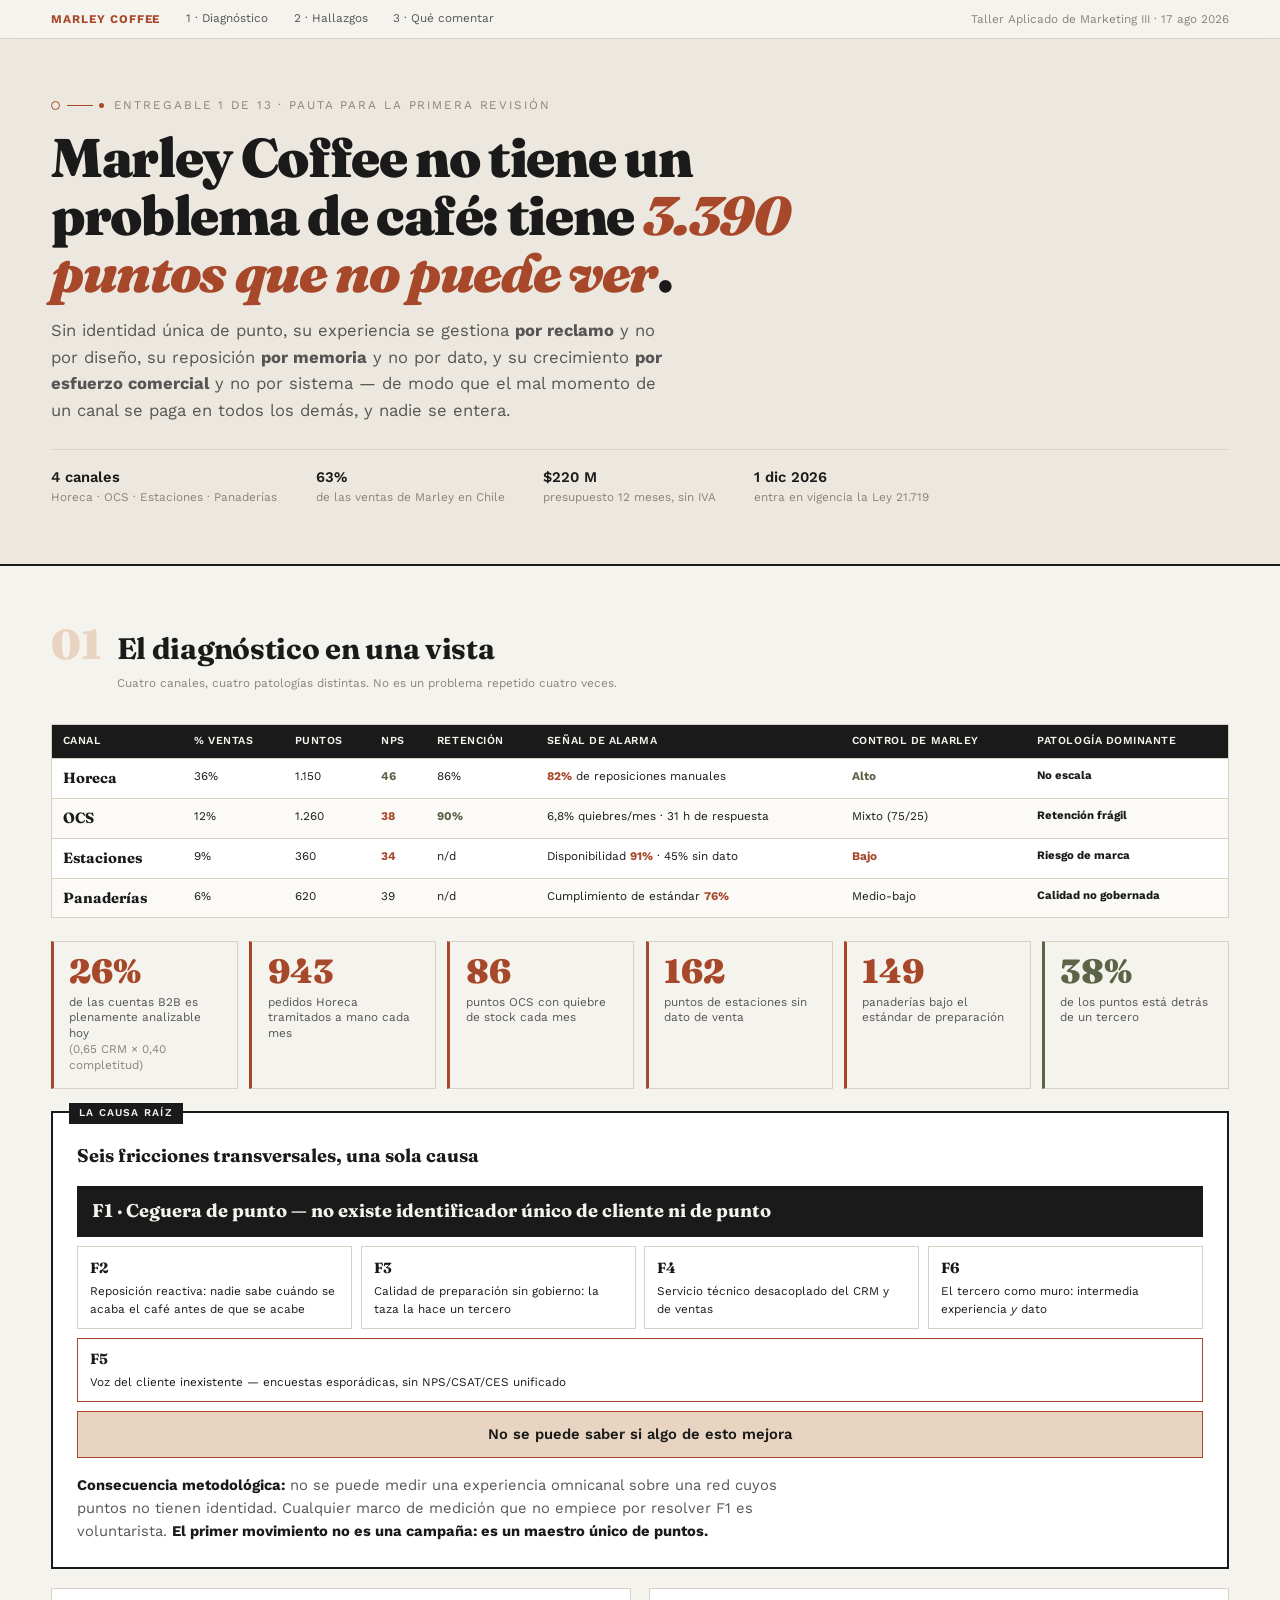
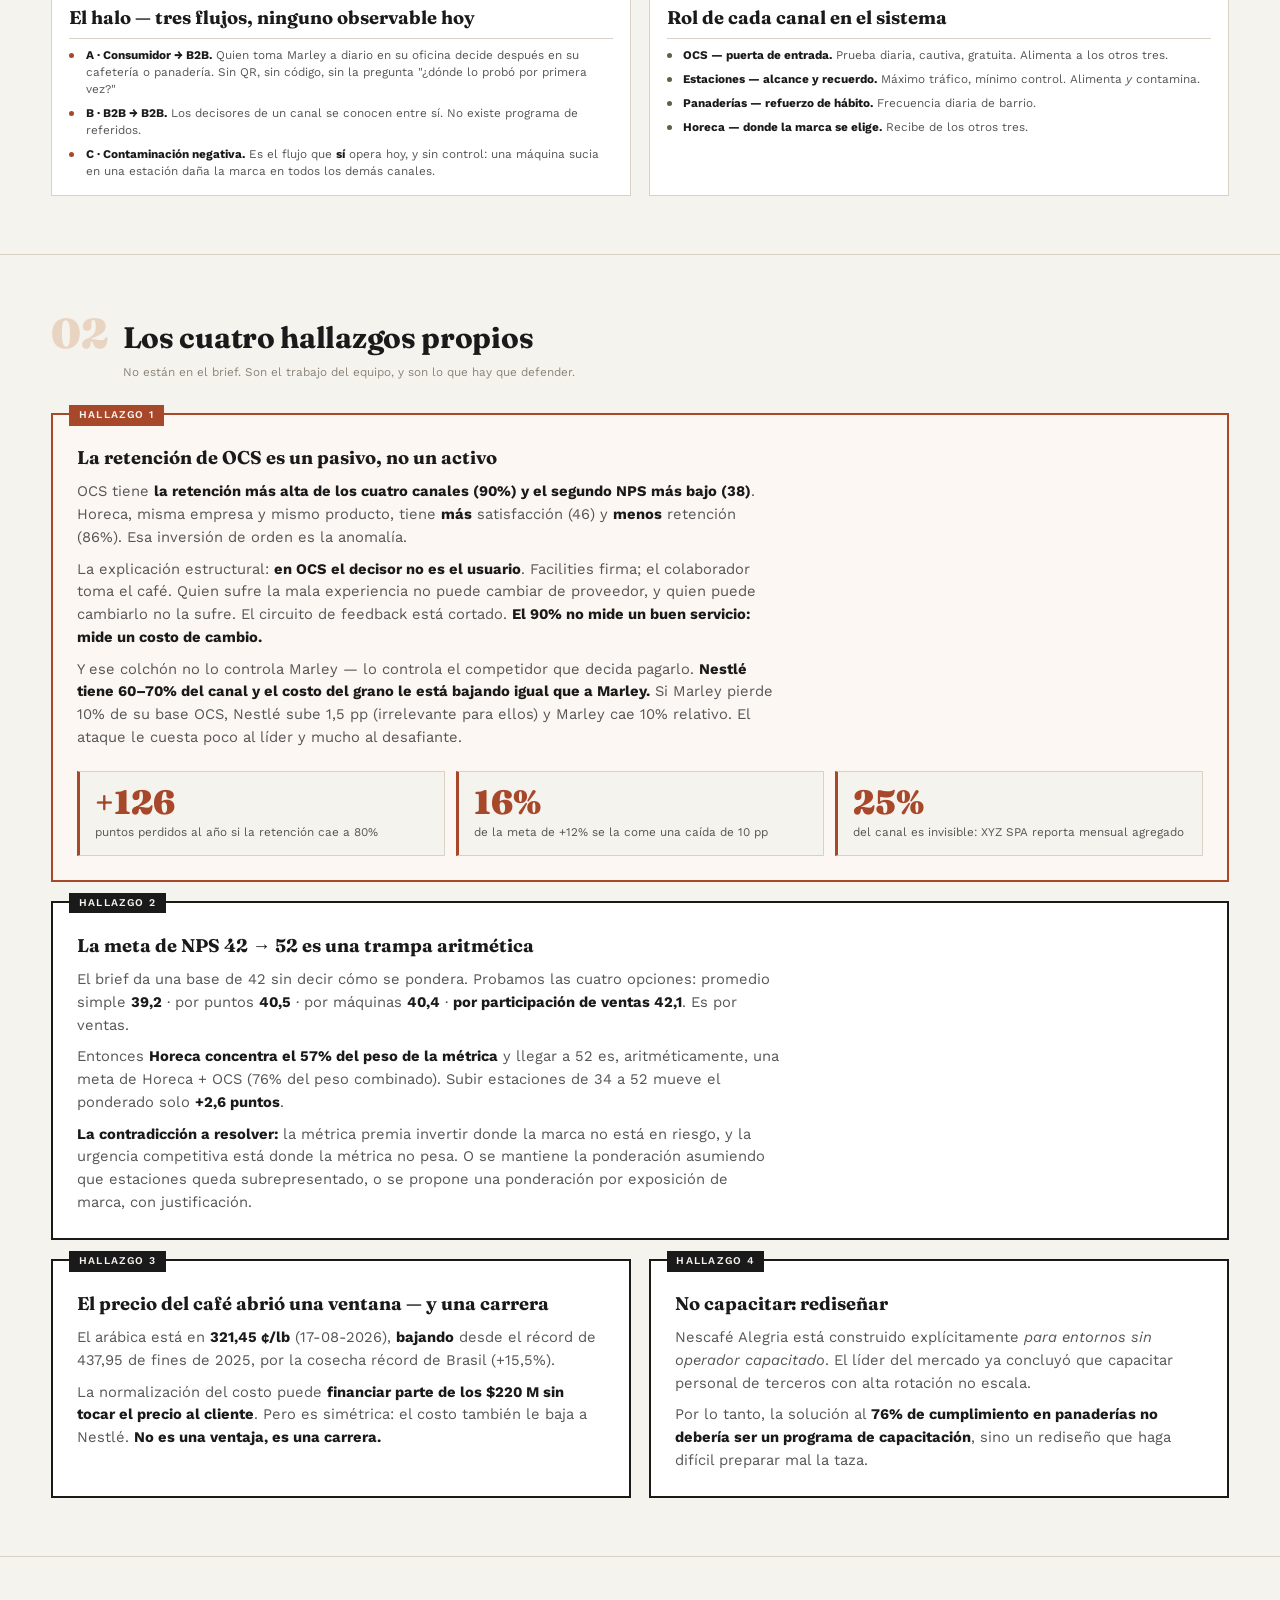
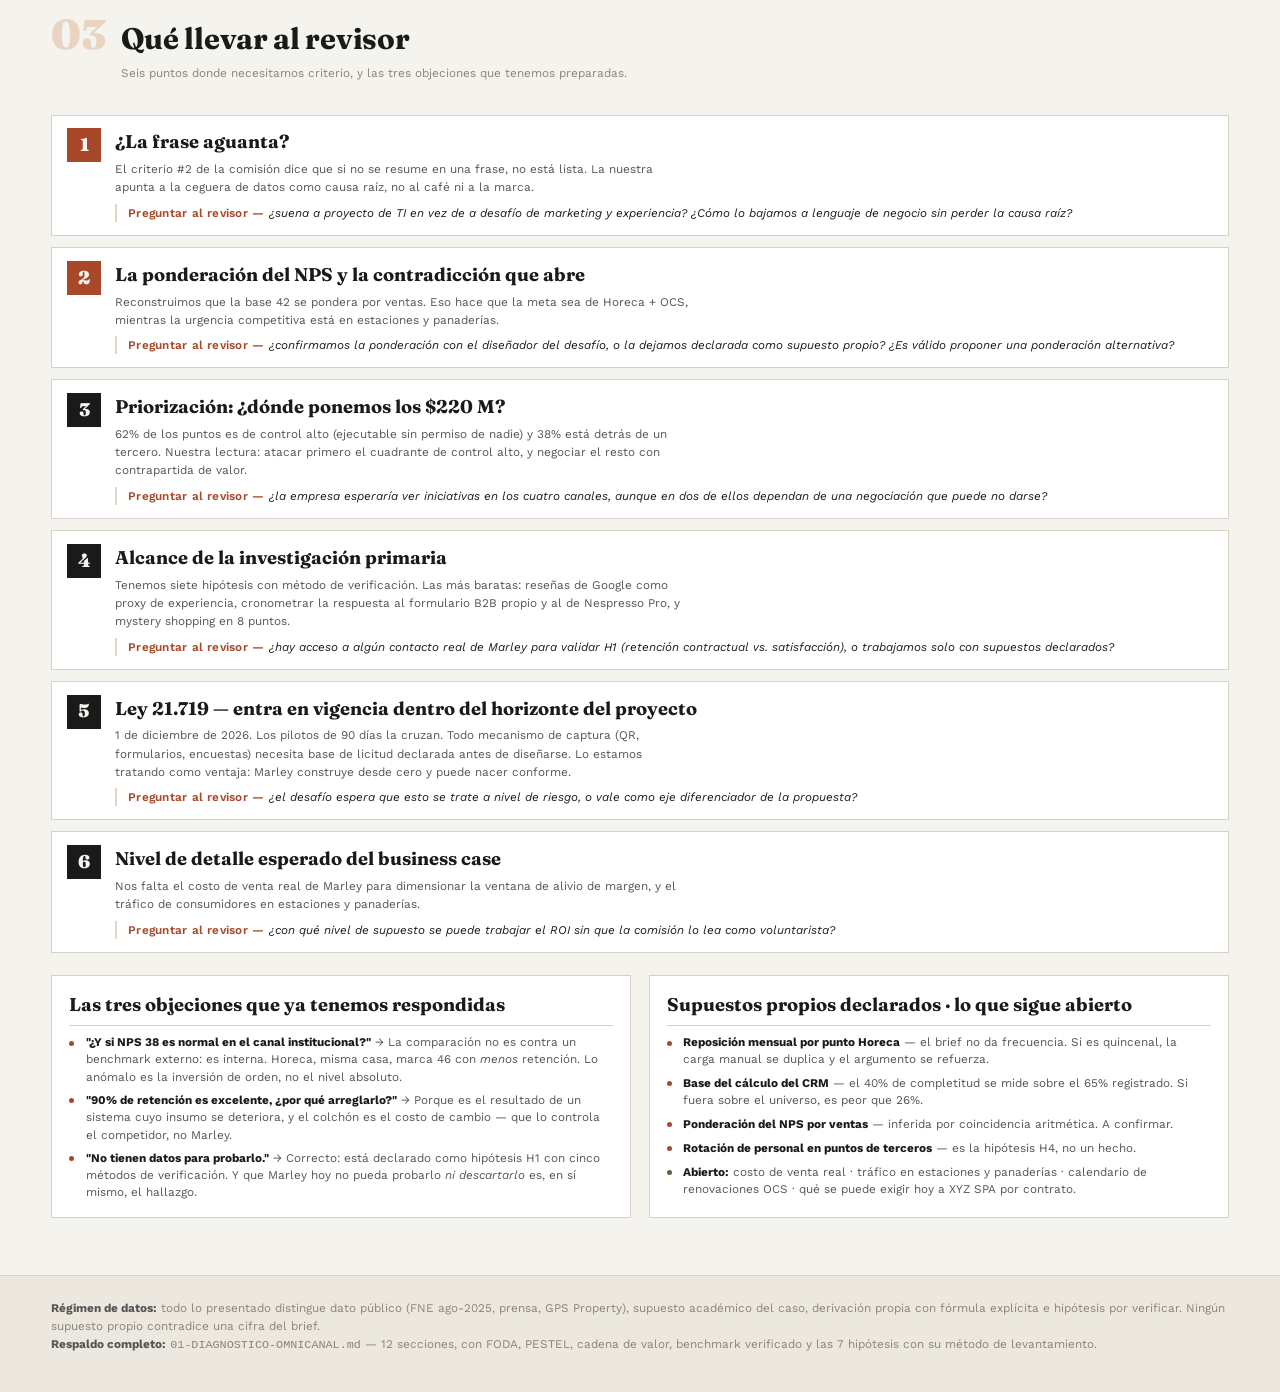
<file: 01-diagnostico/diagnostico-revisor-2026-08-17.html>
<!DOCTYPE html>
<html lang="es">
<head>
<meta charset="UTF-8">
<meta name="viewport" content="width=device-width, initial-scale=1.0">
<title>Diagnóstico Omnicanal · Marley Coffee — Pauta de revisión</title>
<link rel="preconnect" href="https://fonts.googleapis.com">
<link rel="preconnect" href="https://fonts.gstatic.com" crossorigin>
<link href="https://fonts.googleapis.com/css2?family=Fraunces:opsz,wght@9..144,400;9..144,700;9..144,900&family=Work+Sans:wght@400;500;600;700&display=swap" rel="stylesheet">
<style>
/* === PALETA · VINTAGE EDITORIAL === */
:root{
  --cream:#f5f3ee;
  --cream-deep:#ece8df;
  --ink:#1a1a1a;
  --ink-soft:#555;
  --ink-faint:#8a8478;
  --warm:#e8d4c0;
  --terra:#a8482a;      /* acento principal — alertas y números */
  --olive:#5b6446;      /* acento secundario — confirmado / positivo */
  --rule:#d8d2c6;
  --title:clamp(1.9rem,4.6vw,3.4rem);
  --h2:clamp(1.2rem,2.6vw,1.85rem);
  --h3:clamp(.95rem,1.6vw,1.15rem);
  --body:clamp(.85rem,1.15vw,1rem);
  --small:clamp(.7rem,.92vw,.82rem);
  --pad:clamp(1.1rem,4vw,3.4rem);
}
*{margin:0;padding:0;box-sizing:border-box}
html{scroll-behavior:smooth}
body{
  background:var(--cream);
  color:var(--ink);
  font-family:'Work Sans',sans-serif;
  font-size:var(--body);
  line-height:1.55;
  -webkit-font-smoothing:antialiased;
}

/* === NAV FIJA === */
nav{
  position:sticky;top:0;z-index:50;
  background:rgba(245,243,238,.93);
  backdrop-filter:blur(8px);
  border-bottom:1px solid var(--rule);
  display:flex;align-items:center;gap:clamp(.5rem,2vw,1.6rem);
  padding:.55rem var(--pad);
  font-size:var(--small);
  flex-wrap:wrap;
}
nav .tag{font-weight:700;letter-spacing:.08em;text-transform:uppercase;color:var(--terra)}
nav a{color:var(--ink-soft);text-decoration:none;border-bottom:1px solid transparent;padding-bottom:1px;transition:.2s}
nav a:hover{color:var(--ink);border-color:var(--terra)}
nav .spacer{flex:1}
nav .date{color:var(--ink-faint)}

/* === SECCIONES === */
section{padding:clamp(2rem,5vw,3.6rem) var(--pad);border-bottom:1px solid var(--rule)}
section:last-of-type{border-bottom:none}
.sec-head{display:flex;align-items:baseline;gap:.9rem;margin-bottom:clamp(1.2rem,2.5vw,2rem)}
.sec-num{
  font-family:'Fraunces',serif;font-weight:900;
  font-size:clamp(1.6rem,3.4vw,2.6rem);color:var(--warm);line-height:1;
}
.sec-title{font-family:'Fraunces',serif;font-weight:700;font-size:var(--h2);letter-spacing:-.01em}
.sec-kicker{font-size:var(--small);color:var(--ink-faint);margin-top:.15rem}

/* === HERO === */
.hero{background:var(--cream-deep);border-bottom:2px solid var(--ink)}
.eyebrow{
  font-size:var(--small);letter-spacing:.16em;text-transform:uppercase;
  color:var(--ink-faint);margin-bottom:.9rem;display:flex;align-items:center;gap:.6rem;flex-wrap:wrap;
}
.shape{display:inline-flex;align-items:center;gap:.4rem}
.shape .circ{width:9px;height:9px;border:1.5px solid var(--terra);border-radius:50%}
.shape .line{width:26px;height:1.5px;background:var(--terra)}
.shape .dot{width:5px;height:5px;background:var(--terra);border-radius:50%}
h1{
  font-family:'Fraunces',serif;font-weight:900;font-size:var(--title);
  line-height:1.06;letter-spacing:-.025em;max-width:19ch;
}
h1 em{font-style:italic;color:var(--terra)}
.hero-sub{
  margin-top:1rem;max-width:62ch;color:var(--ink-soft);
  font-size:clamp(.9rem,1.3vw,1.08rem);line-height:1.6;
}
.hero-meta{
  margin-top:1.5rem;padding-top:1rem;border-top:1px solid var(--rule);
  display:flex;gap:clamp(1rem,3vw,2.6rem);flex-wrap:wrap;font-size:var(--small);color:var(--ink-faint);
}
.hero-meta b{display:block;color:var(--ink);font-weight:600;font-size:var(--body)}

/* === STAT TILES === */
.stats{display:grid;grid-template-columns:repeat(auto-fit,minmax(min(100%,148px),1fr));gap:.7rem;margin:1.4rem 0}
.stat{background:var(--cream);border:1px solid var(--rule);border-left:3px solid var(--terra);padding:.85rem .95rem}
.stat.olive{border-left-color:var(--olive)}
.stat .n{font-family:'Fraunces',serif;font-weight:900;font-size:clamp(1.35rem,2.9vw,2.1rem);line-height:1;color:var(--terra)}
.stat.olive .n{color:var(--olive)}
.stat .l{font-size:var(--small);color:var(--ink-soft);margin-top:.35rem;line-height:1.35}

/* === TABLA === */
.tbl-wrap{overflow-x:auto;margin:1rem 0;border:1px solid var(--rule);background:#fff}
table{width:100%;border-collapse:collapse;font-size:var(--small);min-width:640px}
th,td{padding:.5rem .65rem;text-align:left;border-bottom:1px solid var(--rule);vertical-align:top}
thead th{
  background:var(--ink);color:var(--cream);font-weight:600;
  letter-spacing:.05em;text-transform:uppercase;font-size:calc(var(--small) * .92);
  position:sticky;top:0;
}
tbody tr:last-child td{border-bottom:none}
tbody tr:nth-child(even){background:#fbfaf7}
td.ch{font-family:'Fraunces',serif;font-weight:700;font-size:var(--body)}
.bad{color:var(--terra);font-weight:700}
.good{color:var(--olive);font-weight:700}
.pat{font-weight:700;font-size:calc(var(--small) * .97)}

/* === CALLOUT === */
.callout{
  background:#fff;border:2px solid var(--ink);padding:clamp(.95rem,2.2vw,1.5rem);
  margin:1.2rem 0;position:relative;
}
.callout.terra{border-color:var(--terra);background:#fdf7f4}
.callout .badge{
  position:absolute;top:-.62rem;left:1rem;background:var(--ink);color:var(--cream);
  font-size:calc(var(--small)*.88);letter-spacing:.12em;text-transform:uppercase;
  padding:.14rem .6rem;font-weight:600;
}
.callout.terra .badge{background:var(--terra)}
.callout h4{font-family:'Fraunces',serif;font-weight:700;font-size:var(--h3);margin:.3rem 0 .5rem}
.callout p{color:var(--ink-soft);max-width:78ch}
.callout p + p{margin-top:.55rem}
.callout strong{color:var(--ink)}

/* === CADENA DE FRICCIONES === */
.chain{display:grid;gap:.55rem;margin:1rem 0}
.chain-root{
  background:var(--ink);color:var(--cream);padding:.7rem .9rem;
  font-family:'Fraunces',serif;font-weight:700;font-size:var(--h3);
}
.chain-row{display:grid;grid-template-columns:repeat(auto-fit,minmax(min(100%,160px),1fr));gap:.55rem}
.chain-item{background:#fff;border:1px solid var(--rule);padding:.6rem .75rem;font-size:var(--small)}
.chain-item b{display:block;font-family:'Fraunces',serif;font-size:var(--body);margin-bottom:.15rem}
.chain-end{background:var(--warm);border:1px solid var(--terra);padding:.7rem .9rem;font-weight:600;text-align:center;font-size:var(--body)}

/* === LISTA DE PUNTOS === */
.points{display:grid;gap:.7rem;margin-top:.5rem}
.point{display:grid;grid-template-columns:auto 1fr;gap:.85rem;align-items:start;background:#fff;border:1px solid var(--rule);padding:.8rem .95rem}
.point .idx{
  font-family:'Fraunces',serif;font-weight:900;font-size:var(--h3);
  color:var(--cream);background:var(--ink);width:1.85em;height:1.85em;
  display:grid;place-items:center;flex-shrink:0;
}
.point.hot .idx{background:var(--terra)}
.point h5{font-family:'Fraunces',serif;font-weight:700;font-size:var(--h3);margin-bottom:.2rem}
.point p{color:var(--ink-soft);font-size:var(--small);max-width:82ch}
.point .ask{
  display:block;margin-top:.45rem;padding-left:.7rem;border-left:2px solid var(--warm);
  font-style:italic;color:var(--ink);font-size:var(--small);
}
.point .ask::before{content:"Preguntar al revisor — ";font-style:normal;font-weight:600;color:var(--terra);letter-spacing:.02em}

/* === 2 COLUMNAS === */
.cols{display:grid;grid-template-columns:repeat(auto-fit,minmax(min(100%,290px),1fr));gap:1.1rem}
.panel{background:#fff;border:1px solid var(--rule);padding:.95rem 1.05rem}
.panel h4{font-family:'Fraunces',serif;font-weight:700;font-size:var(--h3);margin-bottom:.5rem;padding-bottom:.35rem;border-bottom:1px solid var(--rule)}
.panel ul{list-style:none;display:grid;gap:.42rem}
.panel li{font-size:var(--small);color:var(--ink-soft);padding-left:1.05rem;position:relative;line-height:1.45}
.panel li::before{content:"";position:absolute;left:0;top:.52em;width:5px;height:5px;background:var(--terra);border-radius:50%}
.panel li.ok::before{background:var(--olive)}
.panel li b{color:var(--ink)}

/* === FOOT === */
footer{padding:1.4rem var(--pad) 2.4rem;font-size:var(--small);color:var(--ink-faint);background:var(--cream-deep);border-top:1px solid var(--rule)}
footer b{color:var(--ink-soft)}

/* === REVEAL === */
.reveal{opacity:0;transform:translateY(14px);animation:rise .7s cubic-bezier(.22,1,.36,1) forwards}
@keyframes rise{to{opacity:1;transform:none}}
.d1{animation-delay:.06s}.d2{animation-delay:.14s}.d3{animation-delay:.22s}.d4{animation-delay:.3s}

@media (prefers-reduced-motion:reduce){
  *,*::before,*::after{animation-duration:.01ms!important;transition-duration:.2s!important}
  html{scroll-behavior:auto}
  .reveal{opacity:1;transform:none}
}
@media print{
  nav{position:static}
  section{break-inside:avoid;border-bottom:1px solid #ccc}
  .reveal{opacity:1;transform:none;animation:none}
  body{background:#fff}
}
</style>
</head>
<body>

<nav>
  <span class="tag">Marley Coffee</span>
  <a href="#s1">1 · Diagnóstico</a>
  <a href="#s2">2 · Hallazgos</a>
  <a href="#s3">3 · Qué comentar</a>
  <span class="spacer"></span>
  <span class="date">Taller Aplicado de Marketing III · 17 ago 2026</span>
</nav>

<!-- ============ HERO ============ -->
<section class="hero">
  <div class="eyebrow reveal">
    <span class="shape"><span class="circ"></span><span class="line"></span><span class="dot"></span></span>
    <span>Entregable 1 de 13 · Pauta para la primera revisión</span>
  </div>
  <h1 class="reveal d1">Marley Coffee no tiene un problema de café: tiene <em>3.390 puntos que no puede ver</em>.</h1>
  <p class="hero-sub reveal d2">
    Sin identidad única de punto, su experiencia se gestiona <strong>por reclamo</strong> y no por diseño,
    su reposición <strong>por memoria</strong> y no por dato, y su crecimiento <strong>por esfuerzo comercial</strong>
    y no por sistema — de modo que el mal momento de un canal se paga en todos los demás, y nadie se entera.
  </p>
  <div class="hero-meta reveal d3">
    <div><b>4 canales</b>Horeca · OCS · Estaciones · Panaderías</div>
    <div><b>63%</b>de las ventas de Marley en Chile</div>
    <div><b>$220 M</b>presupuesto 12 meses, sin IVA</div>
    <div><b>1 dic 2026</b>entra en vigencia la Ley 21.719</div>
  </div>
</section>

<!-- ============ 1 · DIAGNÓSTICO ============ -->
<section id="s1">
  <div class="sec-head">
    <span class="sec-num">01</span>
    <div>
      <div class="sec-title">El diagnóstico en una vista</div>
      <div class="sec-kicker">Cuatro canales, cuatro patologías distintas. No es un problema repetido cuatro veces.</div>
    </div>
  </div>

  <div class="tbl-wrap reveal">
    <table>
      <thead>
        <tr>
          <th>Canal</th><th>% ventas</th><th>Puntos</th><th>NPS</th><th>Retención</th>
          <th>Señal de alarma</th><th>Control de Marley</th><th>Patología dominante</th>
        </tr>
      </thead>
      <tbody>
        <tr>
          <td class="ch">Horeca</td><td>36%</td><td>1.150</td><td class="good">46</td><td>86%</td>
          <td><span class="bad">82%</span> de reposiciones manuales</td><td class="good">Alto</td>
          <td class="pat">No escala</td>
        </tr>
        <tr>
          <td class="ch">OCS</td><td>12%</td><td>1.260</td><td class="bad">38</td><td class="good">90%</td>
          <td>6,8% quiebres/mes · 31 h de respuesta</td><td>Mixto (75/25)</td>
          <td class="pat">Retención frágil</td>
        </tr>
        <tr>
          <td class="ch">Estaciones</td><td>9%</td><td>360</td><td class="bad">34</td><td>n/d</td>
          <td>Disponibilidad <span class="bad">91%</span> · 45% sin dato</td><td class="bad">Bajo</td>
          <td class="pat">Riesgo de marca</td>
        </tr>
        <tr>
          <td class="ch">Panaderías</td><td>6%</td><td>620</td><td>39</td><td>n/d</td>
          <td>Cumplimiento de estándar <span class="bad">76%</span></td><td>Medio-bajo</td>
          <td class="pat">Calidad no gobernada</td>
        </tr>
      </tbody>
    </table>
  </div>

  <div class="stats reveal d1">
    <div class="stat"><div class="n">26%</div><div class="l">de las cuentas B2B es plenamente analizable hoy<br><span style="color:var(--ink-faint)">(0,65 CRM × 0,40 completitud)</span></div></div>
    <div class="stat"><div class="n">943</div><div class="l">pedidos Horeca tramitados a mano cada mes</div></div>
    <div class="stat"><div class="n">86</div><div class="l">puntos OCS con quiebre de stock cada mes</div></div>
    <div class="stat"><div class="n">162</div><div class="l">puntos de estaciones sin dato de venta</div></div>
    <div class="stat"><div class="n">149</div><div class="l">panaderías bajo el estándar de preparación</div></div>
    <div class="stat olive"><div class="n">38%</div><div class="l">de los puntos está detrás de un tercero</div></div>
  </div>

  <div class="callout reveal d2">
    <span class="badge">La causa raíz</span>
    <h4>Seis fricciones transversales, una sola causa</h4>
    <div class="chain">
      <div class="chain-root">F1 · Ceguera de punto — no existe identificador único de cliente ni de punto</div>
      <div class="chain-row">
        <div class="chain-item"><b>F2</b> Reposición reactiva: nadie sabe cuándo se acaba el café antes de que se acabe</div>
        <div class="chain-item"><b>F3</b> Calidad de preparación sin gobierno: la taza la hace un tercero</div>
        <div class="chain-item"><b>F4</b> Servicio técnico desacoplado del CRM y de ventas</div>
        <div class="chain-item"><b>F6</b> El tercero como muro: intermedia experiencia <em>y</em> dato</div>
      </div>
      <div class="chain-item" style="border-color:var(--terra)"><b>F5</b> Voz del cliente inexistente — encuestas esporádicas, sin NPS/CSAT/CES unificado</div>
      <div class="chain-end">No se puede saber si algo de esto mejora</div>
    </div>
    <p><strong>Consecuencia metodológica:</strong> no se puede medir una experiencia omnicanal sobre una red cuyos puntos no tienen identidad. Cualquier marco de medición que no empiece por resolver F1 es voluntarista. <strong>El primer movimiento no es una campaña: es un maestro único de puntos.</strong></p>
  </div>

  <div class="cols reveal d3">
    <div class="panel">
      <h4>El halo — tres flujos, ninguno observable hoy</h4>
      <ul>
        <li><b>A · Consumidor → B2B.</b> Quien toma Marley a diario en su oficina decide después en su cafetería o panadería. Sin QR, sin código, sin la pregunta "¿dónde lo probó por primera vez?"</li>
        <li><b>B · B2B → B2B.</b> Los decisores de un canal se conocen entre sí. No existe programa de referidos.</li>
        <li><b>C · Contaminación negativa.</b> Es el flujo que <b>sí</b> opera hoy, y sin control: una máquina sucia en una estación daña la marca en todos los demás canales.</li>
      </ul>
    </div>
    <div class="panel">
      <h4>Rol de cada canal en el sistema</h4>
      <ul>
        <li class="ok"><b>OCS — puerta de entrada.</b> Prueba diaria, cautiva, gratuita. Alimenta a los otros tres.</li>
        <li class="ok"><b>Estaciones — alcance y recuerdo.</b> Máximo tráfico, mínimo control. Alimenta <em>y</em> contamina.</li>
        <li class="ok"><b>Panaderías — refuerzo de hábito.</b> Frecuencia diaria de barrio.</li>
        <li class="ok"><b>Horeca — donde la marca se elige.</b> Recibe de los otros tres.</li>
      </ul>
    </div>
  </div>
</section>

<!-- ============ 2 · HALLAZGOS ============ -->
<section id="s2">
  <div class="sec-head">
    <span class="sec-num">02</span>
    <div>
      <div class="sec-title">Los cuatro hallazgos propios</div>
      <div class="sec-kicker">No están en el brief. Son el trabajo del equipo, y son lo que hay que defender.</div>
    </div>
  </div>

  <div class="callout terra reveal">
    <span class="badge">Hallazgo 1</span>
    <h4>La retención de OCS es un pasivo, no un activo</h4>
    <p>OCS tiene <strong>la retención más alta de los cuatro canales (90%) y el segundo NPS más bajo (38)</strong>. Horeca, misma empresa y mismo producto, tiene <strong>más</strong> satisfacción (46) y <strong>menos</strong> retención (86%). Esa inversión de orden es la anomalía.</p>
    <p>La explicación estructural: <strong>en OCS el decisor no es el usuario</strong>. Facilities firma; el colaborador toma el café. Quien sufre la mala experiencia no puede cambiar de proveedor, y quien puede cambiarlo no la sufre. El circuito de feedback está cortado. <strong>El 90% no mide un buen servicio: mide un costo de cambio.</strong></p>
    <p>Y ese colchón no lo controla Marley — lo controla el competidor que decida pagarlo. <strong>Nestlé tiene 60–70% del canal y el costo del grano le está bajando igual que a Marley.</strong> Si Marley pierde 10% de su base OCS, Nestlé sube 1,5 pp (irrelevante para ellos) y Marley cae 10% relativo. El ataque le cuesta poco al líder y mucho al desafiante.</p>
    <div class="stats" style="margin-bottom:0">
      <div class="stat"><div class="n">+126</div><div class="l">puntos perdidos al año si la retención cae a 80%</div></div>
      <div class="stat"><div class="n">16%</div><div class="l">de la meta de +12% se la come una caída de 10 pp</div></div>
      <div class="stat"><div class="n">25%</div><div class="l">del canal es invisible: XYZ SPA reporta mensual agregado</div></div>
    </div>
  </div>

  <div class="callout reveal d1">
    <span class="badge">Hallazgo 2</span>
    <h4>La meta de NPS 42 → 52 es una trampa aritmética</h4>
    <p>El brief da una base de 42 sin decir cómo se pondera. Probamos las cuatro opciones: promedio simple <strong>39,2</strong> · por puntos <strong>40,5</strong> · por máquinas <strong>40,4</strong> · <strong>por participación de ventas 42,1</strong>. Es por ventas.</p>
    <p>Entonces <strong>Horeca concentra el 57% del peso de la métrica</strong> y llegar a 52 es, aritméticamente, una meta de Horeca + OCS (76% del peso combinado). Subir estaciones de 34 a 52 mueve el ponderado solo <strong>+2,6 puntos</strong>.</p>
    <p><strong>La contradicción a resolver:</strong> la métrica premia invertir donde la marca no está en riesgo, y la urgencia competitiva está donde la métrica no pesa. O se mantiene la ponderación asumiendo que estaciones queda subrepresentado, o se propone una ponderación por exposición de marca, con justificación.</p>
  </div>

  <div class="cols reveal d2">
    <div class="callout" style="margin:0">
      <span class="badge">Hallazgo 3</span>
      <h4>El precio del café abrió una ventana — y una carrera</h4>
      <p>El arábica está en <strong>321,45 ¢/lb</strong> (17-08-2026), <strong>bajando</strong> desde el récord de 437,95 de fines de 2025, por la cosecha récord de Brasil (+15,5%).</p>
      <p>La normalización del costo puede <strong>financiar parte de los $220 M sin tocar el precio al cliente</strong>. Pero es simétrica: el costo también le baja a Nestlé. <strong>No es una ventaja, es una carrera.</strong></p>
    </div>
    <div class="callout" style="margin:0">
      <span class="badge">Hallazgo 4</span>
      <h4>No capacitar: rediseñar</h4>
      <p>Nescafé Alegria está construido explícitamente <em>para entornos sin operador capacitado</em>. El líder del mercado ya concluyó que capacitar personal de terceros con alta rotación no escala.</p>
      <p>Por lo tanto, la solución al <strong>76% de cumplimiento en panaderías no debería ser un programa de capacitación</strong>, sino un rediseño que haga difícil preparar mal la taza.</p>
    </div>
  </div>
</section>

<!-- ============ 3 · QUÉ COMENTAR ============ -->
<section id="s3">
  <div class="sec-head">
    <span class="sec-num">03</span>
    <div>
      <div class="sec-title">Qué llevar al revisor</div>
      <div class="sec-kicker">Seis puntos donde necesitamos criterio, y las tres objeciones que tenemos preparadas.</div>
    </div>
  </div>

  <div class="points reveal">
    <div class="point hot">
      <span class="idx">1</span>
      <div>
        <h5>¿La frase aguanta?</h5>
        <p>El criterio #2 de la comisión dice que si no se resume en una frase, no está lista. La nuestra apunta a la ceguera de datos como causa raíz, no al café ni a la marca.</p>
        <span class="ask">¿suena a proyecto de TI en vez de a desafío de marketing y experiencia? ¿Cómo lo bajamos a lenguaje de negocio sin perder la causa raíz?</span>
      </div>
    </div>
    <div class="point hot">
      <span class="idx">2</span>
      <div>
        <h5>La ponderación del NPS y la contradicción que abre</h5>
        <p>Reconstruimos que la base 42 se pondera por ventas. Eso hace que la meta sea de Horeca + OCS, mientras la urgencia competitiva está en estaciones y panaderías.</p>
        <span class="ask">¿confirmamos la ponderación con el diseñador del desafío, o la dejamos declarada como supuesto propio? ¿Es válido proponer una ponderación alternativa?</span>
      </div>
    </div>
    <div class="point">
      <span class="idx">3</span>
      <div>
        <h5>Priorización: ¿dónde ponemos los $220 M?</h5>
        <p>62% de los puntos es de control alto (ejecutable sin permiso de nadie) y 38% está detrás de un tercero. Nuestra lectura: atacar primero el cuadrante de control alto, y negociar el resto con contrapartida de valor.</p>
        <span class="ask">¿la empresa esperaría ver iniciativas en los cuatro canales, aunque en dos de ellos dependan de una negociación que puede no darse?</span>
      </div>
    </div>
    <div class="point">
      <span class="idx">4</span>
      <div>
        <h5>Alcance de la investigación primaria</h5>
        <p>Tenemos siete hipótesis con método de verificación. Las más baratas: reseñas de Google como proxy de experiencia, cronometrar la respuesta al formulario B2B propio y al de Nespresso Pro, y mystery shopping en 8 puntos.</p>
        <span class="ask">¿hay acceso a algún contacto real de Marley para validar H1 (retención contractual vs. satisfacción), o trabajamos solo con supuestos declarados?</span>
      </div>
    </div>
    <div class="point">
      <span class="idx">5</span>
      <div>
        <h5>Ley 21.719 — entra en vigencia dentro del horizonte del proyecto</h5>
        <p>1 de diciembre de 2026. Los pilotos de 90 días la cruzan. Todo mecanismo de captura (QR, formularios, encuestas) necesita base de licitud declarada antes de diseñarse. Lo estamos tratando como ventaja: Marley construye desde cero y puede nacer conforme.</p>
        <span class="ask">¿el desafío espera que esto se trate a nivel de riesgo, o vale como eje diferenciador de la propuesta?</span>
      </div>
    </div>
    <div class="point">
      <span class="idx">6</span>
      <div>
        <h5>Nivel de detalle esperado del business case</h5>
        <p>Nos falta el costo de venta real de Marley para dimensionar la ventana de alivio de margen, y el tráfico de consumidores en estaciones y panaderías.</p>
        <span class="ask">¿con qué nivel de supuesto se puede trabajar el ROI sin que la comisión lo lea como voluntarista?</span>
      </div>
    </div>
  </div>

  <div class="cols" style="margin-top:1.4rem">
    <div class="panel reveal d1">
      <h4>Las tres objeciones que ya tenemos respondidas</h4>
      <ul>
        <li><b>"¿Y si NPS 38 es normal en el canal institucional?"</b> → La comparación no es contra un benchmark externo: es interna. Horeca, misma casa, marca 46 con <em>menos</em> retención. Lo anómalo es la inversión de orden, no el nivel absoluto.</li>
        <li><b>"90% de retención es excelente, ¿por qué arreglarlo?"</b> → Porque es el resultado de un sistema cuyo insumo se deteriora, y el colchón es el costo de cambio — que lo controla el competidor, no Marley.</li>
        <li><b>"No tienen datos para probarlo."</b> → Correcto: está declarado como hipótesis H1 con cinco métodos de verificación. Y que Marley hoy no pueda probarlo <em>ni descartarlo</em> es, en sí mismo, el hallazgo.</li>
      </ul>
    </div>
    <div class="panel reveal d2">
      <h4>Supuestos propios declarados · lo que sigue abierto</h4>
      <ul>
        <li><b>Reposición mensual por punto Horeca</b> — el brief no da frecuencia. Si es quincenal, la carga manual se duplica y el argumento se refuerza.</li>
        <li><b>Base del cálculo del CRM</b> — el 40% de completitud se mide sobre el 65% registrado. Si fuera sobre el universo, es peor que 26%.</li>
        <li><b>Ponderación del NPS por ventas</b> — inferida por coincidencia aritmética. A confirmar.</li>
        <li><b>Rotación de personal en puntos de terceros</b> — es la hipótesis H4, no un hecho.</li>
        <li class="ok"><b>Abierto:</b> costo de venta real · tráfico en estaciones y panaderías · calendario de renovaciones OCS · qué se puede exigir hoy a XYZ SPA por contrato.</li>
      </ul>
    </div>
  </div>
</section>

<footer>
  <b>Régimen de datos:</b> todo lo presentado distingue dato público (FNE ago-2025, prensa, GPS Property), supuesto académico del caso, derivación propia con fórmula explícita e hipótesis por verificar.
  Ningún supuesto propio contradice una cifra del brief.<br>
  <b>Respaldo completo:</b> <code>01-DIAGNOSTICO-OMNICANAL.md</code> — 12 secciones, con FODA, PESTEL, cadena de valor, benchmark verificado y las 7 hipótesis con su método de levantamiento.
</footer>

<script>
// Reveal progresivo al hacer scroll — CSS hace el resto
document.addEventListener('DOMContentLoaded',()=>{
  const io=new IntersectionObserver((entries)=>{
    entries.forEach(e=>{if(e.isIntersecting){e.target.style.animationPlayState='running';io.unobserve(e.target)}})
  },{threshold:.08});
  document.querySelectorAll('.reveal').forEach(el=>{
    if(el.closest('.hero'))return;            // el hero anima de inmediato
    el.style.animationPlayState='paused';
    io.observe(el);
  });
});
</script>
</body>
</html>
</file>
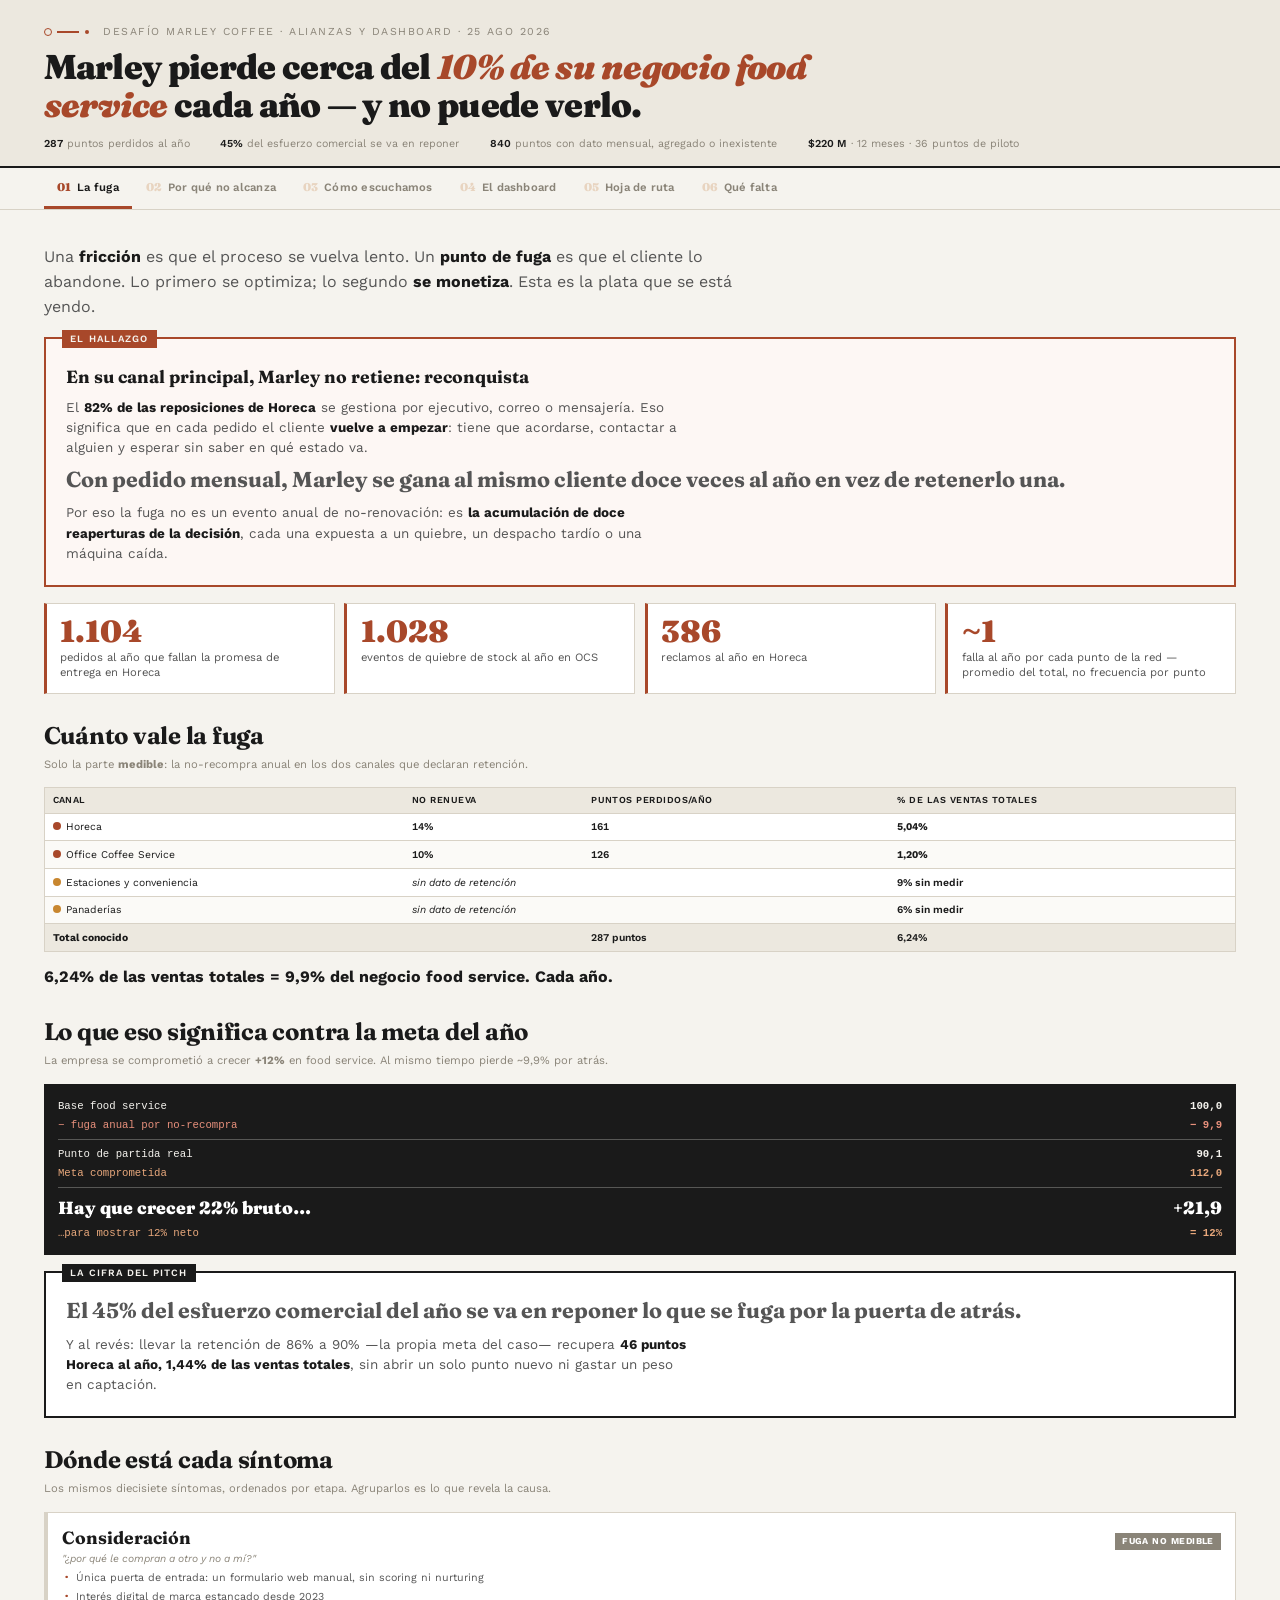
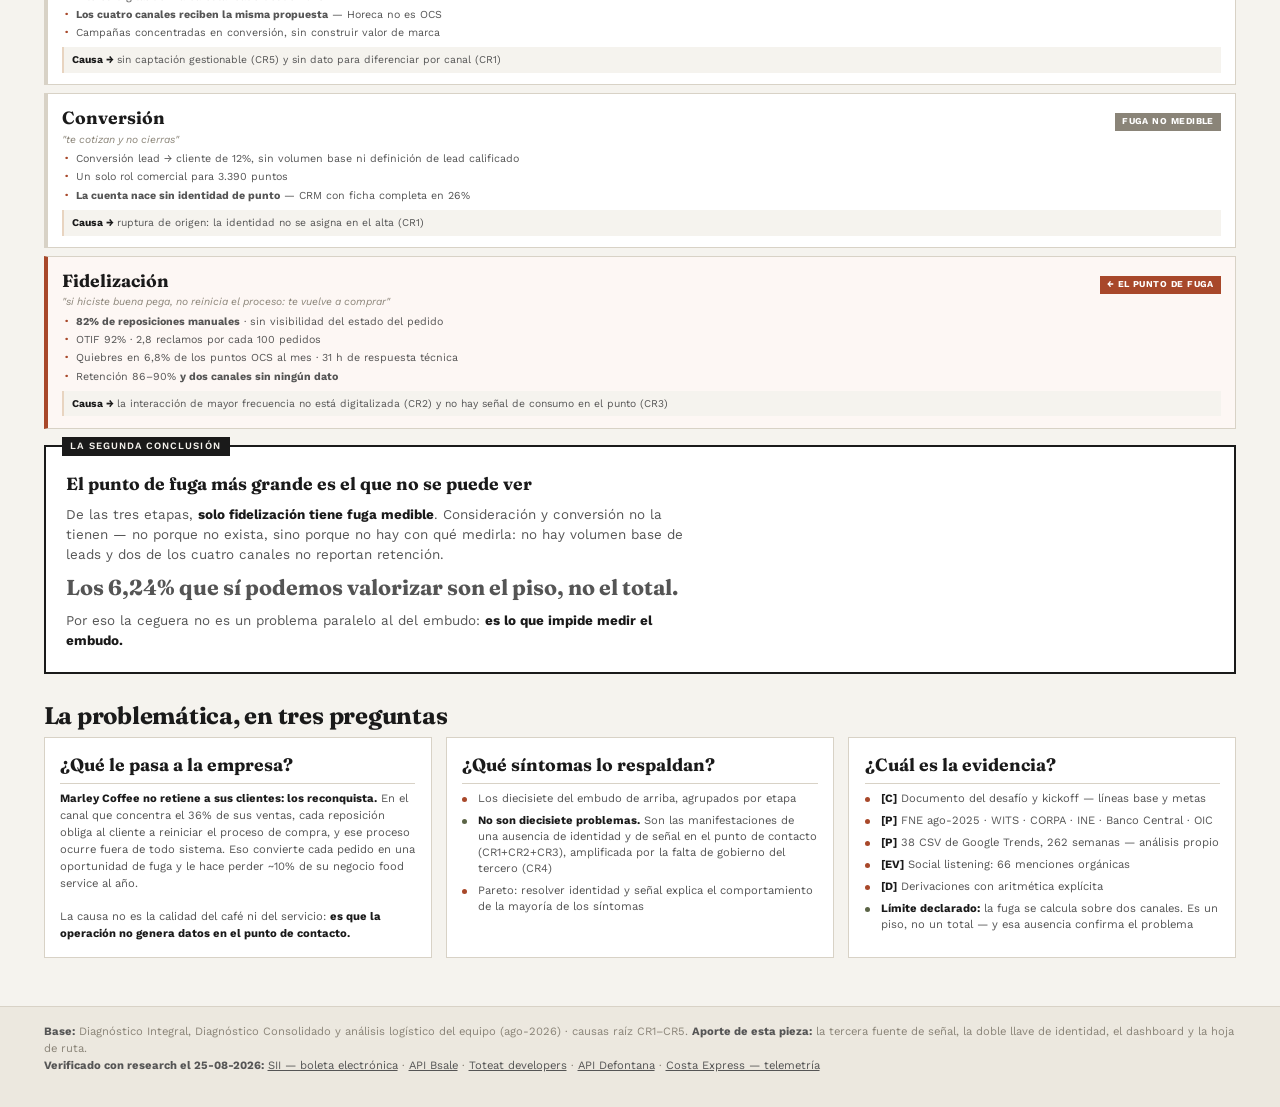
<file: 01-diagnostico/solucion-ceguera-revisor-2026-08-25.html>
<!DOCTYPE html>
<html lang="es">
<head>
<meta charset="UTF-8">
<meta name="viewport" content="width=device-width, initial-scale=1.0">
<title>La solución a la ceguera · Marley Coffee</title>
<link rel="preconnect" href="https://fonts.googleapis.com">
<link rel="preconnect" href="https://fonts.gstatic.com" crossorigin>
<link href="https://fonts.googleapis.com/css2?family=Fraunces:opsz,wght@9..144,400;9..144,700;9..144,900&family=Work+Sans:wght@400;500;600;700&display=swap" rel="stylesheet">
<style>
:root{
  --cream:#f5f3ee; --cream-deep:#ece8df; --ink:#1a1a1a; --ink-soft:#555; --ink-faint:#8a8478;
  --warm:#e8d4c0; --terra:#a8482a; --olive:#5b6446; --rule:#d8d2c6;
  --h1s:clamp(1.3rem,3.1vw,2.15rem); --h2:clamp(1.05rem,2vw,1.5rem); --h3:clamp(.92rem,1.5vw,1.1rem);
  --body:clamp(.82rem,1.05vw,.95rem); --small:clamp(.7rem,.88vw,.79rem); --pad:clamp(1rem,3.4vw,2.8rem);
}
*{margin:0;padding:0;box-sizing:border-box}
body{background:var(--cream);color:var(--ink);font-family:'Work Sans',sans-serif;font-size:var(--body);line-height:1.5;-webkit-font-smoothing:antialiased}

/* === CABECERA COMPACTA (siempre visible) === */
.masthead{background:var(--cream-deep);border-bottom:2px solid var(--ink);padding:clamp(.9rem,2.2vw,1.5rem) var(--pad) .9rem}
.eyebrow{font-size:calc(var(--small)*.95);letter-spacing:.14em;text-transform:uppercase;color:var(--ink-faint);margin-bottom:.5rem;display:flex;align-items:center;gap:.55rem;flex-wrap:wrap}
.shape{display:inline-flex;align-items:center;gap:.35rem}
.shape .circ{width:8px;height:8px;border:1.5px solid var(--terra);border-radius:50%}
.shape .line{width:22px;height:1.5px;background:var(--terra)}
.shape .dot{width:4px;height:4px;background:var(--terra);border-radius:50%}
h1{font-family:'Fraunces',serif;font-weight:900;font-size:var(--h1s);line-height:1.1;letter-spacing:-.02em;max-width:34ch}
h1 em{font-style:italic;color:var(--terra)}
.mast-meta{margin-top:.75rem;display:flex;gap:clamp(.8rem,2.4vw,2rem);flex-wrap:wrap;font-size:calc(var(--small)*.95);color:var(--ink-faint)}
.mast-meta b{color:var(--ink);font-weight:600}

/* === PESTAÑAS === */
.tabs{position:sticky;top:0;z-index:60;background:var(--cream);border-bottom:1px solid var(--rule);display:flex;gap:0;overflow-x:auto;padding:0 var(--pad);scrollbar-width:thin}
.tabs button{
  appearance:none;background:none;border:none;border-bottom:3px solid transparent;cursor:pointer;
  font-family:'Work Sans',sans-serif;font-size:var(--small);font-weight:600;color:var(--ink-faint);
  padding:.75rem .85rem;white-space:nowrap;transition:.18s;letter-spacing:.02em;
}
.tabs button:hover{color:var(--ink)}
.tabs button[aria-selected="true"]{color:var(--ink);border-bottom-color:var(--terra)}
.tabs button .n{font-family:'Fraunces',serif;font-weight:900;color:var(--warm);margin-right:.35rem}
.tabs button[aria-selected="true"] .n{color:var(--terra)}
.tabs button:focus-visible{outline:2px solid var(--terra);outline-offset:-2px}

.panel-wrap{padding:clamp(1.2rem,3vw,2.2rem) var(--pad) 3rem}
[role="tabpanel"][hidden]{display:none}
[role="tabpanel"]{animation:fade .32s ease}
@keyframes fade{from{opacity:0;transform:translateY(6px)}to{opacity:1;transform:none}}

.lead{font-size:clamp(.88rem,1.25vw,1.05rem);color:var(--ink-soft);max-width:70ch;line-height:1.55;margin-bottom:1.1rem}
.lead strong{color:var(--ink)}
h2.blk{font-family:'Fraunces',serif;font-weight:700;font-size:var(--h2);margin:1.5rem 0 .2rem;letter-spacing:-.01em}
h2.blk:first-child{margin-top:0}
.blk-kick{font-size:var(--small);color:var(--ink-faint);margin-bottom:.8rem}

/* === COMPONENTES === */
.stats{display:grid;grid-template-columns:repeat(auto-fit,minmax(min(100%,140px),1fr));gap:.6rem;margin:1rem 0}
.stat{background:#fff;border:1px solid var(--rule);border-left:3px solid var(--terra);padding:.75rem .85rem}
.stat.olive{border-left-color:var(--olive)}
.stat .n{font-family:'Fraunces',serif;font-weight:900;font-size:clamp(1.25rem,2.6vw,1.9rem);line-height:1;color:var(--terra)}
.stat.olive .n{color:var(--olive)}
.stat .l{font-size:var(--small);color:var(--ink-soft);margin-top:.3rem;line-height:1.32}

.callout{background:#fff;border:2px solid var(--ink);padding:clamp(.85rem,2vw,1.3rem);margin:1rem 0;position:relative}
.callout.terra{border-color:var(--terra);background:#fdf7f4}
.callout .badge{position:absolute;top:-.6rem;left:1rem;background:var(--ink);color:var(--cream);font-size:calc(var(--small)*.86);letter-spacing:.11em;text-transform:uppercase;padding:.13rem .55rem;font-weight:600}
.callout.terra .badge{background:var(--terra)}
.callout h4{font-family:'Fraunces',serif;font-weight:700;font-size:var(--h3);margin:.25rem 0 .45rem}
.callout p{color:var(--ink-soft);max-width:78ch}
.callout p+p{margin-top:.5rem}
.callout strong{color:var(--ink)}
.big-quote{font-family:'Fraunces',serif;font-weight:700;font-size:clamp(1rem,1.9vw,1.35rem);line-height:1.32;color:var(--ink);margin:.55rem 0;max-width:46ch}

.cols{display:grid;grid-template-columns:repeat(auto-fit,minmax(min(100%,270px),1fr));gap:.9rem}
.panel{background:#fff;border:1px solid var(--rule);padding:.85rem .95rem}
.panel h4{font-family:'Fraunces',serif;font-weight:700;font-size:var(--h3);margin-bottom:.45rem;padding-bottom:.3rem;border-bottom:1px solid var(--rule)}
.panel ul{list-style:none;display:grid;gap:.38rem}
.panel li{font-size:var(--small);color:var(--ink-soft);padding-left:1rem;position:relative;line-height:1.42}
.panel li::before{content:"";position:absolute;left:0;top:.5em;width:5px;height:5px;background:var(--terra);border-radius:50%}
.panel li.ok::before{background:var(--olive)}
.panel li b{color:var(--ink)}

.keybox{display:grid;grid-template-columns:repeat(auto-fit,minmax(min(100%,220px),1fr));gap:.6rem;margin:.8rem 0}
.key{background:var(--ink);color:var(--cream);padding:.8rem .9rem}
.key.alt{background:var(--olive)}
.key .k{font-family:'Fraunces',serif;font-weight:900;font-size:clamp(1rem,2vw,1.35rem);margin-bottom:.22rem}
.key p{font-size:var(--small);color:var(--cream);line-height:1.42}
.key p b{color:#fff;font-weight:700}

.matrix{display:grid;grid-template-columns:auto 1fr 1fr;gap:1px;background:var(--rule);border:1px solid var(--rule);margin:.9rem 0;font-size:var(--small)}
.matrix>div{background:#fff;padding:.55rem .65rem}
.matrix .mh{background:var(--ink);color:var(--cream);font-weight:600;letter-spacing:.04em;text-transform:uppercase;font-size:calc(var(--small)*.86)}
.matrix .rh{background:var(--cream-deep);font-weight:600;display:flex;align-items:center;max-width:15ch}
.matrix .cell b{display:block;font-family:'Fraunces',serif;font-size:var(--body);margin-bottom:.1rem}
.matrix .cell.own{border-left:3px solid var(--olive)}
.matrix .cell.third{border-left:3px solid var(--terra)}
@media(max-width:640px){.matrix{grid-template-columns:1fr}.matrix .rh{max-width:none}}

.ctype{background:#fff;border:1px solid var(--rule);border-top:4px solid var(--olive);padding:.8rem .95rem}
.ctype.needs-api{border-top-color:var(--terra)}
.ctype-head{display:flex;align-items:baseline;justify-content:space-between;gap:.5rem;flex-wrap:wrap;margin-bottom:.45rem;padding-bottom:.35rem;border-bottom:1px solid var(--rule)}
.ctype h5{font-family:'Fraunces',serif;font-weight:700;font-size:var(--h3)}
.ctype .pts{font-size:calc(var(--small)*.92);color:var(--ink-faint);font-weight:600}
.api-flag{font-size:calc(var(--small)*.82);font-weight:700;letter-spacing:.05em;text-transform:uppercase;padding:.15rem .45rem;background:var(--olive);color:#fff;white-space:nowrap}
.api-flag.yes{background:var(--terra)}
.ctype dl{display:grid;gap:.4rem}
.ctype dt{font-size:calc(var(--small)*.82);letter-spacing:.07em;text-transform:uppercase;color:var(--terra);font-weight:700}
.ctype dd{font-size:var(--small);color:var(--ink-soft);line-height:1.42}
.ctype dd b{color:var(--ink)}
.ctype .tech{margin-top:.15rem;padding:.35rem .5rem;background:var(--cream);border-left:2px solid var(--warm);font-size:calc(var(--small)*.93);color:var(--ink-soft)}
.ctype .tech::before{content:"Técnico: ";font-weight:700;color:var(--ink)}

.views{display:grid;gap:.65rem;margin:.9rem 0}
.view{background:#fff;border:1px solid var(--rule);border-left:4px solid var(--ink);padding:.8rem .95rem}
.view.client{border-left-color:var(--olive);background:#fbfcfa}
.view-head{display:flex;align-items:baseline;justify-content:space-between;gap:.5rem;flex-wrap:wrap;margin-bottom:.4rem}
.view h5{font-family:'Fraunces',serif;font-weight:700;font-size:var(--h3)}
.view .who{font-size:calc(var(--small)*.9);color:var(--ink-soft)}
.view .who b{color:var(--ink)}
.cadence{font-size:calc(var(--small)*.8);font-weight:700;letter-spacing:.07em;text-transform:uppercase;padding:.14rem .45rem;background:var(--ink);color:var(--cream);white-space:nowrap}
.view.client .cadence{background:var(--olive)}
.view .shows{display:grid;grid-template-columns:repeat(auto-fit,minmax(min(100%,168px),1fr));gap:.35rem;margin:.45rem 0}
.view .shows span{font-size:calc(var(--small)*.93);color:var(--ink-soft);background:var(--cream);padding:.32rem .45rem;border-left:2px solid var(--warm);line-height:1.32}
.decide{margin-top:.4rem;padding:.42rem .55rem;background:var(--cream-deep);font-size:var(--small);color:var(--ink)}
.decide::before{content:"Decisión que habilita → ";font-weight:700;color:var(--terra)}
.mock{font-family:ui-monospace,'Cascadia Code',Consolas,monospace;font-size:calc(var(--small)*.88);background:var(--ink);color:var(--cream);padding:.7rem .8rem;overflow-x:auto;line-height:1.55;margin:.8rem 0;white-space:pre}
.mock .hi{color:#e8a87c}
.mock .dim{color:#8a8478}

/* === HOJA DE RUTA === */
.qw{display:grid;grid-template-columns:repeat(auto-fit,minmax(min(100%,250px),1fr));gap:.7rem;margin:.9rem 0}
.qwcard{background:#fff;border:1px solid var(--rule);border-top:4px solid var(--olive);padding:.75rem .9rem;display:flex;flex-direction:column}
.qwcard .tagq{font-size:calc(var(--small)*.8);font-weight:700;letter-spacing:.07em;text-transform:uppercase;color:var(--olive);margin-bottom:.2rem}
.qwcard h5{font-family:'Fraunces',serif;font-weight:700;font-size:var(--h3);margin-bottom:.28rem;line-height:1.2}
.qwcard p{font-size:var(--small);color:var(--ink-soft);line-height:1.42;flex:1}
.qwcard .res{margin-top:.5rem;padding-top:.4rem;border-top:1px solid var(--rule);font-size:calc(var(--small)*.92);color:var(--ink)}
.qwcard .res b{color:var(--olive)}

.phases{display:grid;gap:.6rem;margin:.9rem 0}
.phase{display:grid;grid-template-columns:auto 1fr;gap:.85rem;background:#fff;border:1px solid var(--rule);padding:.8rem .95rem}
.phase.now{border:2px solid var(--olive);background:#fbfcfa}
.phase .ph{font-family:'Fraunces',serif;font-weight:900;font-size:calc(var(--h3)*.95);color:var(--cream);background:var(--ink);padding:.4rem .5rem;text-align:center;min-width:5.2em;height:fit-content;line-height:1.25}
.phase.now .ph{background:var(--olive)}
.phase h5{font-family:'Fraunces',serif;font-weight:700;font-size:var(--h3);margin-bottom:.22rem}
.phase p{font-size:var(--small);color:var(--ink-soft);line-height:1.45;max-width:80ch}
.phase ul{list-style:none;display:grid;gap:.25rem;margin-top:.35rem}
.phase li{font-size:var(--small);color:var(--ink-soft);padding-left:.95rem;position:relative;line-height:1.4}
.phase li::before{content:"→";position:absolute;left:0;color:var(--terra);font-weight:700}
.phase li b{color:var(--ink)}

.tbl-wrap{overflow-x:auto;margin:.9rem 0;border:1px solid var(--rule);background:#fff}
table{width:100%;border-collapse:collapse;font-size:var(--small);min-width:560px}
th,td{padding:.5rem .6rem;text-align:left;border-bottom:1px solid var(--rule);vertical-align:top}
thead th{background:var(--ink);color:var(--cream);font-weight:600;letter-spacing:.04em;text-transform:uppercase;font-size:calc(var(--small)*.88)}
tbody tr:last-child td{border-bottom:none}
tbody tr:nth-child(even){background:#fbfaf7}
tbody tr.total{background:var(--cream-deep);font-weight:700}
td.ch{font-family:'Fraunces',serif;font-weight:700;font-size:var(--body)}
.go{color:var(--olive);font-weight:700}
.stop{color:var(--terra);font-weight:700}

.steps{display:grid;gap:.55rem;margin-top:.4rem}
.step{display:grid;grid-template-columns:auto 1fr;gap:.8rem;align-items:start;background:#fff;border:1px solid var(--rule);padding:.75rem .9rem}
.step .idx{font-family:'Fraunces',serif;font-weight:900;font-size:var(--h3);color:var(--cream);background:var(--ink);width:1.8em;height:1.8em;display:grid;place-items:center;flex-shrink:0}
.step.hot .idx{background:var(--terra)}
.step h5{font-family:'Fraunces',serif;font-weight:700;font-size:var(--h3);margin-bottom:.18rem}
.step p{color:var(--ink-soft);font-size:var(--small);max-width:82ch}
.step .ask{display:block;margin-top:.4rem;padding-left:.65rem;border-left:2px solid var(--warm);font-style:italic;color:var(--ink);font-size:var(--small)}
.step .ask::before{content:"Preguntar al revisor — ";font-style:normal;font-weight:600;color:var(--terra)}

/* === EMBUDO DE 3 ETAPAS === */
.funnel{display:grid;gap:.5rem;margin:.9rem 0}
.fstage{background:#fff;border:1px solid var(--rule);border-left:4px solid var(--rule);padding:.7rem .9rem}
.fstage.leak{border-left-color:var(--terra);background:#fdf7f4}
.fstage-head{display:flex;align-items:baseline;justify-content:space-between;gap:.5rem;flex-wrap:wrap;margin-bottom:.3rem}
.fstage h5{font-family:'Fraunces',serif;font-weight:700;font-size:var(--h3)}
.fstage .q{font-size:calc(var(--small)*.92);color:var(--ink-faint);font-style:italic}
.fstage .measure{font-size:calc(var(--small)*.8);font-weight:700;letter-spacing:.05em;text-transform:uppercase;padding:.13rem .45rem;background:var(--ink-faint);color:#fff;white-space:nowrap}
.fstage.leak .measure{background:var(--terra)}
.fstage ul{list-style:none;display:grid;gap:.22rem;margin-top:.3rem}
.fstage li{font-size:calc(var(--small)*.95);color:var(--ink-soft);padding-left:.9rem;position:relative;line-height:1.38}
.fstage li::before{content:"·";position:absolute;left:.2rem;font-weight:900;color:var(--terra)}
.fstage .cause{margin-top:.4rem;padding:.32rem .5rem;background:var(--cream);border-left:2px solid var(--warm);font-size:calc(var(--small)*.92);color:var(--ink-soft)}
.fstage .cause::before{content:"Causa → ";font-weight:700;color:var(--ink)}

/* === CASCADA DE LA FUGA === */
.wfall{background:var(--ink);color:var(--cream);padding:.8rem .9rem;margin:.9rem 0;font-family:ui-monospace,'Cascadia Code',Consolas,monospace;font-size:calc(var(--small)*.95);line-height:1.75;overflow-x:auto}
.wfall .row{display:grid;grid-template-columns:1fr auto;gap:1rem;white-space:nowrap}
.wfall .row.sep{border-top:1px solid rgba(245,243,238,.28);margin-top:.3rem;padding-top:.3rem}
.wfall .v{font-weight:700;font-variant-numeric:tabular-nums}
.wfall .neg{color:#e8907c}
.wfall .hi{color:#e8a87c}
.wfall .out{color:#fff;font-family:'Fraunces',serif;font-weight:900;font-size:var(--h3)}

/* === MAQUETA DE DASHBOARD === */
.dash{border:1px solid var(--ink);background:#f7f6f2;margin:.9rem 0;overflow:hidden;box-shadow:0 2px 0 var(--rule)}
.dash-top{background:var(--ink);color:var(--cream);padding:.5rem .75rem;display:flex;align-items:center;gap:.6rem;flex-wrap:wrap;font-size:calc(var(--small)*.92)}
.dash-top .dt{font-family:'Fraunces',serif;font-weight:700;font-size:var(--body)}
.dash-top .sp{flex:1}
.chip{background:rgba(245,243,238,.14);padding:.1rem .45rem;font-size:calc(var(--small)*.85);letter-spacing:.03em}
.chip.live{background:var(--olive)}
.mockflag{background:var(--terra);color:#fff;font-weight:700;letter-spacing:.06em;text-transform:uppercase;padding:.1rem .45rem;font-size:calc(var(--small)*.78)}
.dash-body{padding:.7rem}
.dash-sec{font-size:calc(var(--small)*.82);letter-spacing:.09em;text-transform:uppercase;color:var(--ink-faint);font-weight:700;margin:.75rem 0 .35rem}
.dash-sec:first-child{margin-top:0}

.kpis{display:grid;grid-template-columns:repeat(auto-fit,minmax(min(100%,132px),1fr));gap:.45rem}
.kpi{background:#fff;border:1px solid var(--rule);padding:.55rem .6rem}
.kpi .kl{font-size:calc(var(--small)*.85);color:var(--ink-faint);line-height:1.25;min-height:2.2em}
.kpi .kv{font-family:'Fraunces',serif;font-weight:900;font-size:clamp(1.15rem,2.3vw,1.6rem);line-height:1.05;margin-top:.15rem}
.kpi .kd{font-size:calc(var(--small)*.85);font-weight:700;margin-top:.1rem}
.up{color:var(--olive)}.down{color:var(--terra)}.flat{color:var(--ink-faint)}
.track{height:5px;background:var(--cream-deep);margin-top:.4rem;position:relative;overflow:hidden}
.track i{display:block;height:100%;background:var(--olive)}
.track i.warn{background:#c8862f}
.track i.bad{background:var(--terra)}
.track em{position:absolute;top:-2px;bottom:-2px;width:2px;background:var(--ink)}

.dtable{width:100%;border-collapse:collapse;font-size:calc(var(--small)*.92);background:#fff;min-width:520px}
.dtable th{background:var(--cream-deep);color:var(--ink);text-align:left;padding:.35rem .5rem;font-size:calc(var(--small)*.82);text-transform:uppercase;letter-spacing:.05em;border-bottom:1px solid var(--rule)}
.dtable td{padding:.35rem .5rem;border-bottom:1px solid var(--rule);vertical-align:middle}
.dtable tr:last-child td{border-bottom:none}
.dtable .num{font-variant-numeric:tabular-nums;font-weight:600}
.scroll{overflow-x:auto;border:1px solid var(--rule)}
.dot{display:inline-block;width:8px;height:8px;border-radius:50%;margin-right:.35rem;vertical-align:baseline}
.dot.r{background:var(--terra)}.dot.y{background:#c8862f}.dot.g{background:var(--olive)}
.pill{font-size:calc(var(--small)*.8);font-weight:700;padding:.08rem .35rem;text-transform:uppercase;letter-spacing:.04em}
.pill.r{background:#f6e2dc;color:var(--terra)}
.pill.y{background:#f7edd9;color:#8a5c14}
.pill.g{background:#e4e9dd;color:var(--olive)}

.bars{display:grid;gap:.3rem;background:#fff;border:1px solid var(--rule);padding:.55rem .6rem}
.barrow{display:grid;grid-template-columns:8.5em 1fr 3.4em;gap:.5rem;align-items:center;font-size:calc(var(--small)*.9)}
.barrow .bt{color:var(--ink-soft)}
.barrow .bb{background:var(--cream-deep);height:13px;position:relative}
.barrow .bb i{display:block;height:100%;background:var(--ink)}
.barrow .bb i.g{background:var(--olive)}.barrow .bb i.y{background:#c8862f}.barrow .bb i.r{background:var(--terra)}
.barrow .bb em{position:absolute;top:-3px;bottom:-3px;width:2px;background:var(--terra)}
.barrow .bv{text-align:right;font-weight:700;font-variant-numeric:tabular-nums}

.stackbar{display:flex;height:30px;border:1px solid var(--rule);overflow:hidden;background:#fff}
.stackbar div{display:flex;align-items:center;justify-content:center;font-size:calc(var(--small)*.82);font-weight:700;color:#fff;white-space:nowrap;overflow:hidden}
.legend{display:flex;gap:.8rem;flex-wrap:wrap;margin-top:.35rem;font-size:calc(var(--small)*.85);color:var(--ink-soft)}
.legend span{display:flex;align-items:center;gap:.28rem}
.legend i{width:10px;height:10px;display:inline-block}

.alertbar{background:#f6e2dc;border-left:4px solid var(--terra);padding:.5rem .65rem;font-size:calc(var(--small)*.95);display:flex;align-items:center;gap:.5rem;flex-wrap:wrap}
.alertbar b{color:var(--terra);font-family:'Fraunces',serif;font-size:var(--body)}

.grid2{display:grid;grid-template-columns:repeat(auto-fit,minmax(min(100%,290px),1fr));gap:.55rem}
.riskmap{display:grid;grid-template-columns:auto 1fr 1fr;grid-template-rows:auto auto auto;gap:1px;background:var(--rule);border:1px solid var(--rule);font-size:calc(var(--small)*.85)}
.riskmap>div{background:#fff;padding:.4rem .45rem;min-height:3.4em}
.riskmap .rl{background:var(--cream-deep);font-weight:700;display:flex;align-items:center;text-align:center;justify-content:center}
.riskmap .q{position:relative}
.riskmap .q b{font-family:'Fraunces',serif;font-size:var(--h3);display:block}
.riskmap .q.danger{background:#f6e2dc}
.riskmap .q.danger b{color:var(--terra)}
.riskmap .q.safe{background:#f2f5ee}

.clientview{background:#fff;border:1px solid var(--rule);padding:.7rem .8rem}
.cv-head{display:flex;justify-content:space-between;align-items:baseline;flex-wrap:wrap;gap:.4rem;border-bottom:1px solid var(--rule);padding-bottom:.4rem;margin-bottom:.5rem}
.cv-head b{font-family:'Fraunces',serif;font-size:var(--h3)}
.cv-grid{display:grid;grid-template-columns:repeat(auto-fit,minmax(min(100%,150px),1fr));gap:.45rem}
.cv-tile{background:var(--cream);padding:.5rem .55rem;border-left:3px solid var(--olive)}
.cv-tile .l{font-size:calc(var(--small)*.85);color:var(--ink-faint)}
.cv-tile .v{font-family:'Fraunces',serif;font-weight:900;font-size:var(--h3);margin-top:.1rem}
.btn{display:inline-block;background:var(--ink);color:var(--cream);padding:.35rem .7rem;font-size:calc(var(--small)*.9);font-weight:600;margin-top:.5rem}
.btn.alt{background:var(--olive)}

.subtabs{display:flex;gap:0;overflow-x:auto;border-bottom:1px solid var(--rule);margin-bottom:.8rem}
.subtabs button{appearance:none;background:none;border:none;border-bottom:2px solid transparent;cursor:pointer;font-family:'Work Sans',sans-serif;font-size:calc(var(--small)*.95);font-weight:600;color:var(--ink-faint);padding:.45rem .7rem;white-space:nowrap}
.subtabs button[aria-selected="true"]{color:var(--ink);border-bottom-color:var(--terra)}
.subtabs button:hover{color:var(--ink)}
.subtabs button:focus-visible{outline:2px solid var(--terra);outline-offset:-2px}
.meta-strip{display:grid;grid-template-columns:repeat(auto-fit,minmax(min(100%,200px),1fr));gap:.5rem;margin-top:.6rem}
.meta-strip div{background:#fff;border:1px solid var(--rule);padding:.45rem .55rem;font-size:calc(var(--small)*.92);color:var(--ink-soft)}
.meta-strip div b{display:block;font-size:calc(var(--small)*.8);text-transform:uppercase;letter-spacing:.07em;color:var(--terra);margin-bottom:.12rem}

footer{padding:1.1rem var(--pad) 2rem;font-size:var(--small);color:var(--ink-faint);background:var(--cream-deep);border-top:1px solid var(--rule)}
footer b{color:var(--ink-soft)}
footer a{color:var(--ink-soft)}

@media (prefers-reduced-motion:reduce){*,*::before,*::after{animation-duration:.01ms!important;transition-duration:.2s!important}}
@media print{
  .tabs{display:none}
  [role="tabpanel"][hidden]{display:block!important}
  [role="tabpanel"]{animation:none;break-before:page}
  body{background:#fff}
}
</style>
</head>
<body>

<header class="masthead">
  <div class="eyebrow">
    <span class="shape"><span class="circ"></span><span class="line"></span><span class="dot"></span></span>
    <span>Desafío Marley Coffee · Alianzas y Dashboard · 25 ago 2026</span>
  </div>
  <h1>Marley pierde cerca del <em>10% de su negocio food service</em> cada año — y no puede verlo.</h1>
  <div class="mast-meta">
    <span><b>287</b> puntos perdidos al año</span>
    <span><b>45%</b> del esfuerzo comercial se va en reponer</span>
    <span><b>840</b> puntos con dato mensual, agregado o inexistente</span>
    <span><b>$220 M</b> · 12 meses · 36 puntos de piloto</span>
  </div>
</header>

<nav class="tabs" role="tablist" aria-label="Secciones de la propuesta">
  <button role="tab" id="t0" aria-controls="p0" aria-selected="true"><span class="n">01</span>La fuga</button>
  <button role="tab" id="t1" aria-controls="p1" aria-selected="false"><span class="n">02</span>Por qué no alcanza</button>
  <button role="tab" id="t2" aria-controls="p2" aria-selected="false"><span class="n">03</span>Cómo escuchamos</button>
  <button role="tab" id="t3" aria-controls="p3" aria-selected="false"><span class="n">04</span>El dashboard</button>
  <button role="tab" id="t4" aria-controls="p4" aria-selected="false"><span class="n">05</span>Hoja de ruta</button>
  <button role="tab" id="t5" aria-controls="p5" aria-selected="false"><span class="n">06</span>Qué falta</button>
</nav>

<div class="panel-wrap">

<!-- ============ 01 · LA FUGA ============ -->
<div role="tabpanel" id="p0" aria-labelledby="t0">
  <p class="lead">Una <strong>fricción</strong> es que el proceso se vuelva lento. Un <strong>punto de
  fuga</strong> es que el cliente lo abandone. Lo primero se optimiza; lo segundo <strong>se
  monetiza</strong>. Esta es la plata que se está yendo.</p>

  <div class="callout terra">
    <span class="badge">El hallazgo</span>
    <h4>En su canal principal, Marley no retiene: reconquista</h4>
    <p>El <strong>82% de las reposiciones de Horeca</strong> se gestiona por ejecutivo, correo o
    mensajería. Eso significa que en cada pedido el cliente <strong>vuelve a empezar</strong>: tiene que
    acordarse, contactar a alguien y esperar sin saber en qué estado va.</p>
    <p class="big-quote">Con pedido mensual, Marley se gana al mismo cliente doce veces al año en vez de
    retenerlo una.</p>
    <p>Por eso la fuga no es un evento anual de no-renovación: es <strong>la acumulación de doce
    reaperturas de la decisión</strong>, cada una expuesta a un quiebre, un despacho tardío o una máquina
    caída.</p>
  </div>

  <div class="stats">
    <div class="stat"><div class="n">1.104</div><div class="l">pedidos al año que fallan la promesa de entrega en Horeca</div></div>
    <div class="stat"><div class="n">1.028</div><div class="l">eventos de quiebre de stock al año en OCS</div></div>
    <div class="stat"><div class="n">386</div><div class="l">reclamos al año en Horeca</div></div>
    <div class="stat"><div class="n">~1</div><div class="l">falla al año por cada punto de la red — promedio del total, no frecuencia por punto</div></div>
  </div>

  <h2 class="blk">Cuánto vale la fuga</h2>
  <p class="blk-kick">Solo la parte <b>medible</b>: la no-recompra anual en los dos canales que declaran retención.</p>

  <div class="scroll">
    <table class="dtable">
      <thead><tr><th>Canal</th><th>No renueva</th><th>Puntos perdidos/año</th><th>% de las ventas totales</th></tr></thead>
      <tbody>
        <tr><td><span class="dot r"></span>Horeca</td><td class="num">14%</td><td class="num">161</td><td class="num"><b>5,04%</b></td></tr>
        <tr><td><span class="dot r"></span>Office Coffee Service</td><td class="num">10%</td><td class="num">126</td><td class="num"><b>1,20%</b></td></tr>
        <tr><td><span class="dot y"></span>Estaciones y conveniencia</td><td colspan="2"><em>sin dato de retención</em></td><td class="num">9% sin medir</td></tr>
        <tr><td><span class="dot y"></span>Panaderías</td><td colspan="2"><em>sin dato de retención</em></td><td class="num">6% sin medir</td></tr>
        <tr class="total"><td>Total conocido</td><td></td><td class="num">287 puntos</td><td class="num">6,24%</td></tr>
      </tbody>
    </table>
  </div>

  <p class="lead" style="margin:.8rem 0 .2rem"><strong>6,24% de las ventas totales = 9,9% del negocio
  food service. Cada año.</strong></p>

  <h2 class="blk">Lo que eso significa contra la meta del año</h2>
  <p class="blk-kick">La empresa se comprometió a crecer <b>+12%</b> en food service. Al mismo tiempo pierde ~9,9% por atrás.</p>

  <div class="wfall">
    <div class="row"><span>Base food service</span><span class="v">100,0</span></div>
    <div class="row"><span class="neg">− fuga anual por no-recompra</span><span class="v neg">− 9,9</span></div>
    <div class="row sep"><span>Punto de partida real</span><span class="v">90,1</span></div>
    <div class="row"><span class="hi">Meta comprometida</span><span class="v hi">112,0</span></div>
    <div class="row sep"><span class="out">Hay que crecer 22% bruto…</span><span class="v out">+21,9</span></div>
    <div class="row"><span class="hi">…para mostrar 12% neto</span><span class="v hi">= 12%</span></div>
  </div>

  <div class="callout">
    <span class="badge">La cifra del pitch</span>
    <p class="big-quote" style="margin-top:.2rem">El 45% del esfuerzo comercial del año se va en reponer
    lo que se fuga por la puerta de atrás.</p>
    <p>Y al revés: llevar la retención de 86% a 90% —la propia meta del caso— recupera <strong>46 puntos
    Horeca al año, 1,44% de las ventas totales</strong>, sin abrir un solo punto nuevo ni gastar un peso
    en captación.</p>
  </div>

  <h2 class="blk">Dónde está cada síntoma</h2>
  <p class="blk-kick">Los mismos diecisiete síntomas, ordenados por etapa. Agruparlos es lo que revela la causa.</p>

  <div class="funnel">
    <div class="fstage">
      <div class="fstage-head">
        <div><h5>Consideración</h5><div class="q">"¿por qué le compran a otro y no a mí?"</div></div>
        <span class="measure">Fuga no medible</span>
      </div>
      <ul>
        <li>Única puerta de entrada: un formulario web manual, sin scoring ni nurturing</li>
        <li>Interés digital de marca estancado desde 2023</li>
        <li><b>Los cuatro canales reciben la misma propuesta</b> — Horeca no es OCS</li>
        <li>Campañas concentradas en conversión, sin construir valor de marca</li>
      </ul>
      <div class="cause">sin captación gestionable (CR5) y sin dato para diferenciar por canal (CR1)</div>
    </div>

    <div class="fstage">
      <div class="fstage-head">
        <div><h5>Conversión</h5><div class="q">"te cotizan y no cierras"</div></div>
        <span class="measure">Fuga no medible</span>
      </div>
      <ul>
        <li>Conversión lead → cliente de 12%, sin volumen base ni definición de lead calificado</li>
        <li>Un solo rol comercial para 3.390 puntos</li>
        <li><b>La cuenta nace sin identidad de punto</b> — CRM con ficha completa en 26%</li>
      </ul>
      <div class="cause">ruptura de origen: la identidad no se asigna en el alta (CR1)</div>
    </div>

    <div class="fstage leak">
      <div class="fstage-head">
        <div><h5>Fidelización</h5><div class="q">"si hiciste buena pega, no reinicia el proceso: te vuelve a comprar"</div></div>
        <span class="measure">← El punto de fuga</span>
      </div>
      <ul>
        <li><b>82% de reposiciones manuales</b> · sin visibilidad del estado del pedido</li>
        <li>OTIF 92% · 2,8 reclamos por cada 100 pedidos</li>
        <li>Quiebres en 6,8% de los puntos OCS al mes · 31 h de respuesta técnica</li>
        <li>Retención 86–90% <b>y dos canales sin ningún dato</b></li>
      </ul>
      <div class="cause">la interacción de mayor frecuencia no está digitalizada (CR2) y no hay señal de consumo en el punto (CR3)</div>
    </div>
  </div>

  <div class="callout">
    <span class="badge">La segunda conclusión</span>
    <h4>El punto de fuga más grande es el que no se puede ver</h4>
    <p>De las tres etapas, <strong>solo fidelización tiene fuga medible</strong>. Consideración y
    conversión no la tienen — no porque no exista, sino porque no hay con qué medirla: no hay volumen
    base de leads y dos de los cuatro canales no reportan retención.</p>
    <p class="big-quote">Los 6,24% que sí podemos valorizar son el piso, no el total.</p>
    <p>Por eso la ceguera no es un problema paralelo al del embudo: <strong>es lo que impide medir el
    embudo.</strong></p>
  </div>

  <h2 class="blk">La problemática, en tres preguntas</h2>

  <div class="cols">
    <div class="panel">
      <h4>¿Qué le pasa a la empresa?</h4>
      <p style="font-size:var(--small);color:var(--ink-soft);line-height:1.5"><b style="color:var(--ink)">Marley Coffee no retiene a sus clientes: los reconquista.</b> En el canal que concentra el 36% de sus ventas, cada reposición obliga al cliente a reiniciar el proceso de compra, y ese proceso ocurre fuera de todo sistema. Eso convierte cada pedido en una oportunidad de fuga y le hace perder ~10% de su negocio food service al año.<br><br>
      La causa no es la calidad del café ni del servicio: <b style="color:var(--ink)">es que la operación no genera datos en el punto de contacto.</b></p>
    </div>
    <div class="panel">
      <h4>¿Qué síntomas lo respaldan?</h4>
      <ul>
        <li>Los diecisiete del embudo de arriba, agrupados por etapa</li>
        <li class="ok"><b>No son diecisiete problemas.</b> Son las manifestaciones de una ausencia de identidad y de señal en el punto de contacto (CR1+CR2+CR3), amplificada por la falta de gobierno del tercero (CR4)</li>
        <li>Pareto: resolver identidad y señal explica el comportamiento de la mayoría de los síntomas</li>
      </ul>
    </div>
    <div class="panel">
      <h4>¿Cuál es la evidencia?</h4>
      <ul>
        <li><b>[C]</b> Documento del desafío y kickoff — líneas base y metas</li>
        <li><b>[P]</b> FNE ago-2025 · WITS · CORPA · INE · Banco Central · OIC</li>
        <li><b>[P]</b> 38 CSV de Google Trends, 262 semanas — análisis propio</li>
        <li><b>[EV]</b> Social listening: 66 menciones orgánicas</li>
        <li><b>[D]</b> Derivaciones con aritmética explícita</li>
        <li class="ok"><b>Límite declarado:</b> la fuga se calcula sobre dos canales. Es un piso, no un total — y esa ausencia confirma el problema</li>
      </ul>
    </div>
  </div>
</div>

<!-- ============ 01 ============ -->
<div role="tabpanel" id="p1" aria-labelledby="t1" hidden>
  <p class="lead">El diagnóstico concluye que la operación <strong>no genera datos en el punto de contacto</strong>
  y que por eso Marley no puede anticipar, sostener ni escalar. Es correcto — con un matiz que cambia la solución.</p>

  <div class="callout">
    <span class="badge">El punto ciego de la respuesta obvia</span>
    <h4>Portal + telemetría es lo que va a proponer todo el mundo. Y deja fuera justo la parte difícil.</h4>
    <p>Un <strong>portal transaccional</strong> digitaliza el pedido — pero solo donde el cliente le compra
    directo a Marley. Un módulo de <strong>telemetría</strong> lee la máquina — pero mide tazas
    <em>preparadas</em>, no <em>vendidas</em>, y necesita conectividad dentro del local de un tercero.</p>
    <p><strong>Ninguna de las dos resuelve CR4</strong>, la causa que fija el perímetro de todo lo demás: los
    <strong>840 puntos</strong> donde la información llega mensual, agregada y heterogénea desde un tercero
    — o no llega. Ahí Marley no controla el punto, ni el precio, ni el dato.</p>
    <p class="big-quote">La solución obvia ilumina lo que Marley ya controla y deja a oscuras justo lo que no.</p>
  </div>

  <div class="stats">
    <div class="stat olive"><div class="n">2.100</div><div class="l">puntos que el portal sí alcanza — Horeca y OCS directo</div></div>
    <div class="stat"><div class="n">840</div><div class="l">puntos detrás de un tercero, con dato mensual, agregado o inexistente</div></div>
    <div class="stat"><div class="n">26%</div><div class="l">de las cuentas B2B con ficha completa en el CRM</div></div>
    <div class="stat"><div class="n">75%</div><div class="l">de los tickets identifica la máquina — y no se integra</div></div>
    <div class="stat"><div class="n">&lt;1/3</div><div class="l">de la cadena cliente→punto→máquina es reconstruible</div></div>
  </div>

  <div class="callout terra">
    <span class="badge">El hallazgo que cambia la solución</span>
    <h4>La boleta electrónica es obligatoria en Chile para todos los contribuyentes desde marzo de 2021</h4>
    <p>Cuando la cajera de la panadería cobra un café, esa venta <strong>entra a un sistema por obligación
    legal</strong>: qué se vendió, cuándo, cuánto y a qué precio. El punto emite un documento tributario
    electrónico, sí o sí.</p>
    <p>Esto <strong>no invalida CR3</strong> — la afina. No es que la señal no exista: es que
    <strong>existe y pertenece a otro</strong>.</p>
    <p class="big-quote">Deja de ser un problema de instalar sensores y pasa a ser uno de negociar acceso.</p>
    <p>Un sensor cuesta hardware por máquina, conectividad por punto y permiso para intervenir el local. Una
    integración por API cuesta una vez y <strong>escala sola</strong>: cada punto nuevo que use ese mismo
    sistema se conecta con una autorización, no con una instalación.</p>
  </div>
</div>

<!-- ============ 02 ============ -->
<div role="tabpanel" id="p2" aria-labelledby="t2" hidden>
  <p class="lead">Un dashboard, cuatro formas de escuchar. <strong>No se conecta una API en todas partes</strong>
  — solo donde dependemos de un tercero.</p>

  <div class="callout">
    <span class="badge">La regla</span>
    <h4>Dos preguntas deciden cómo se escucha cada punto</h4>
    <p><b>1 · ¿El punto es de alguien con quien Marley tiene relación directa?</b> Si sí, escuchamos por
    nuestro propio canal y no le pedimos permiso a nadie. Si no, hay que entrar por el canal del tercero.<br>
    <b>2 · ¿Se le cobra la taza al consumidor?</b> Si se cobra, hay boleta y por lo tanto hay dato de venta.
    Si no se cobra —el café de oficina es un beneficio interno— <b>no existe boleta</b>, y entonces la única
    señal posible es la máquina.</p>

    <div class="matrix">
      <div class="mh"></div>
      <div class="mh">Punto de un cliente directo de Marley</div>
      <div class="mh">Punto operado por un tercero</div>
      <div class="rh">Se cobra la taza</div>
      <div class="cell own"><b>Horeca</b>Escuchamos por el <b>portal de pedidos</b>. El cliente nos dice lo que necesita al pedirlo.</div>
      <div class="cell third"><b>Conveniencia · Panaderías</b>Escuchamos por <b>la caja del punto</b>, vía integración. Es el único camino.</div>
      <div class="rh">No se cobra — autoservicio</div>
      <div class="cell own"><b>OCS directo</b>No hay boleta que leer. Escuchamos por <b>la máquina</b>.</div>
      <div class="cell third"><b>OCS vía XYZ SPA</b>La máquina igual, pero el acceso al punto se negocia con el partner.</div>
    </div>

    <p><b>Consecuencia práctica:</b> de los cuatro tipos de cliente, <b>solo dos necesitan integración con un
    sistema ajeno</b>. En los otros dos la señal es nuestra y no depende de que nadie nos autorice.</p>
  </div>

  <div class="cols">
    <div class="ctype">
      <div class="ctype-head">
        <div><h5>Horeca</h5><span class="pts">1.150 puntos · 36% de las ventas</span></div>
        <span class="api-flag">Sin API externa</span>
      </div>
      <dl>
        <dt>El caso</dt>
        <dd>La cafetería <b>le compra directo a Marley</b>. Hoy pide por WhatsApp o llamando al ejecutivo, y ese pedido no queda registrado en ningún sistema.</dd>
        <dt>Cómo escuchamos</dt>
        <dd><b>Por el portal de pedidos.</b> Cuando pide ahí, el pedido nace digital. El acto de pedir se convierte en dato: cada cuánto pide, cuánto, si dejó de pedir, si pidió fuera de su patrón.</dd>
        <dt>Qué nos da</dt>
        <dd>Su tasa real de consumo. Con doce meses de patrón se puede <b>predecir el próximo pedido y ofrecerlo antes</b> — sin un solo sensor.</dd>
      </dl>
      <div class="tech">Portal B2B con catálogo, condiciones por cuenta y pedido recurrente. Ataca CR2 — el 82% de reposiciones fuera de todo sistema. Mide compra, no venta: es proxy de consumo, no sell-out.</div>
    </div>

    <div class="ctype">
      <div class="ctype-head">
        <div><h5>Office Coffee Service</h5><span class="pts">1.260 puntos · 12% de las ventas</span></div>
        <span class="api-flag">Sin API externa</span>
      </div>
      <dl>
        <dt>El caso</dt>
        <dd>La máquina está en la oficina y <b>el colaborador se sirve gratis</b>. La empresa compró el insumo; la taza no se cobra.</dd>
        <dt>Cómo escuchamos</dt>
        <dd><b>Por la máquina.</b> No es preferencia, es el único camino: si nadie cobra la taza, <b>no hay boleta por taza que leer</b>. La máquina es la única que sabe cuántos cafés salieron.</dd>
        <dt>Qué nos da</dt>
        <dd>Tazas preparadas, nivel de insumo, estado del equipo y fallas antes de que alguien reclame.</dd>
      </dl>
      <div class="tech">Telemetría retrofit sobre el parque instalado, sin renovar flota. Costa Express opera ~13.500 equipos en 17 mercados con conectividad celular propia, sin depender del WiFi del local (una fuente cita ~11.000 conectadas en red). Ataca CR3.</div>
    </div>

    <div class="ctype needs-api">
      <div class="ctype-head">
        <div><h5>Estaciones y conveniencia</h5><span class="pts">360 puntos · 9% de las ventas</span></div>
        <span class="api-flag yes">Requiere API</span>
      </div>
      <dl>
        <dt>El caso</dt>
        <dd>El punto es de Copec, Enex o FEMSA. <b>El operador es dueño del local, del precio y del dato.</b> Marley no puede instalar ni cambiar nada sin su autorización.</dd>
        <dt>Cómo escuchamos</dt>
        <dd><b>Por la caja del operador.</b> Acá sí se le cobra al consumidor, así que cada café emite boleta. Ese dato ya existe — se accede por integración, no por Excel mensual.</dd>
        <dt>Qué nos da</dt>
        <dd>Venta real por punto y por día. Es lo que hoy falta en el 45% de estos puntos.</dd>
      </dl>
      <div class="tech">Integración vía API con el sistema de caja del operador. Ataca CR4 — la causa que fija el perímetro de todas las demás.</div>
    </div>

    <div class="ctype needs-api">
      <div class="ctype-head">
        <div><h5>Panaderías</h5><span class="pts">620 puntos · 6% de las ventas</span></div>
        <span class="api-flag yes">API parcial</span>
      </div>
      <dl>
        <dt>El caso</dt>
        <dd>Mixto: 350 puntos en cadenas y <b>270 independientes</b>. El independiente le compra directo a Marley, pero le vende la taza a su propio cliente.</dd>
        <dt>Cómo escuchamos</dt>
        <dd><b>Por los dos lados.</b> El portal dice <b>cuánto pide</b>; la caja dice <b>cuánto vende</b>. La diferencia es cuánto stock le queda — sin instalar ningún sensor.</dd>
        <dt>Qué nos da</dt>
        <dd>Consumo real y señal de ejecución: un punto que compra y no vende tiene un problema de preparación o exhibición, no de abastecimiento.</dd>
      </dl>
      <div class="tech">Portal + integración de caja. Único canal donde se cruzan ambas señales, y por eso el más barato para demostrar que el modelo funciona.</div>
    </div>
  </div>

  <div class="callout">
    <span class="badge">La llave de identidad — CR1</span>
    <h4>Doble llave: la máquina y el RUT</h4>
    <p>El diagnóstico pide identidad única de <em>cliente, punto y máquina</em>. La pregunta es cuál ancla el
    modelo, y la respuesta no es el cliente:</p>
    <div class="keybox">
      <div class="key">
        <div class="k">Máquina = llave física</div>
        <p>El cliente cambia, el local cambia de dueño, el operador cambia. <b>La máquina es de Marley</b> — está en comodato. Es el único objeto que existe en los cuatro canales y que la empresa posee legalmente.</p>
      </div>
      <div class="key alt">
        <div class="k">RUT = llave fiscal</div>
        <p>Es el identificador con el que el punto emite cada boleta. Único por ley, estable y universal. <b>Es lo que permite unir el dato de Marley con la venta del punto.</b></p>
      </div>
    </div>
    <p>La máquina resuelve la trazabilidad interna; el RUT resuelve la unión con el mundo exterior.
    <strong>Ninguna de las dos sola alcanza.</strong> Y la combinación es específica de Chile: en otro país no
    existiría un identificador fiscal universal adherido por ley a cada transacción.</p>
  </div>
</div>

<!-- ============ 03 ============ -->
<div role="tabpanel" id="p3" aria-labelledby="t3" hidden>
  <p class="lead">Una sola tabla de fondo. <strong>Cinco lecturas distintas</strong>, cada una con su dueño y
  su frecuencia. Si un número no cambia lo que alguien va a hacer esta semana, no va en el tablero.</p>

  <div class="subtabs" role="tablist" aria-label="Vistas del dashboard">
    <button role="tab" id="v1" aria-controls="w1" aria-selected="true">1 · Dirección</button>
    <button role="tab" id="v2" aria-controls="w2" aria-selected="false">2 · Operación</button>
    <button role="tab" id="v3" aria-controls="w3" aria-selected="false">3 · Cartera</button>
    <button role="tab" id="v4" aria-controls="w4" aria-selected="false">4 · Calidad del dato</button>
    <button role="tab" id="v5" aria-controls="w5" aria-selected="false">5 · El cliente</button>
  </div>

  <!-- ---- VISTA 1 · DIRECCIÓN ---- -->
  <div role="tabpanel" id="w1" aria-labelledby="v1">
    <div class="dash">
      <div class="dash-top">
        <span class="dt">Marley Coffee · Food Service</span>
        <span class="chip">Todos los canales</span>
        <span class="chip">Mes 7 de 12</span>
        <span class="sp"></span>
        <span class="mockflag">Maqueta · datos ilustrativos</span>
      </div>
      <div class="dash-body">

        <div class="dash-sec">Los cuatro indicadores de dirección</div>
        <div class="kpis">
          <div class="kpi">
            <div class="kl">% de la red visible</div>
            <div class="kv">56%</div>
            <div class="kd up">▲ 30 pp desde el inicio</div>
            <div class="track"><i style="width:56%"></i><em style="left:85%"></em></div>
          </div>
          <div class="kpi">
            <div class="kl">NPS ponderado</div>
            <div class="kv">45,3</div>
            <div class="kd up">▲ 3,2 · meta 52</div>
            <div class="track"><i class="warn" style="width:33%"></i><em style="left:100%"></em></div>
          </div>
          <div class="kpi">
            <div class="kl">OTIF</div>
            <div class="kv">94,1%</div>
            <div class="kd up">▲ 2,1 pp · meta 96%</div>
            <div class="track"><i class="warn" style="width:52%"></i><em style="left:100%"></em></div>
          </div>
          <div class="kpi">
            <div class="kl">Reposición Horeca digital</div>
            <div class="kv">29%</div>
            <div class="kd up">▲ 11 pp · meta 40%</div>
            <div class="track"><i class="warn" style="width:50%"></i><em style="left:100%"></em></div>
          </div>
          <div class="kpi">
            <div class="kl">Presupuesto ejecutado</div>
            <div class="kv">61%</div>
            <div class="kd flat">$134,2 M de $220 M</div>
            <div class="track"><i style="width:61%"></i></div>
          </div>
        </div>

        <div class="dash-sec">Los cuatro canales, una línea cada uno</div>
        <div class="scroll">
          <table class="dtable">
            <thead><tr><th>Canal</th><th>Puntos</th><th>% ventas</th><th>NPS</th><th>Retención</th><th>Disponib.</th><th>Señal</th></tr></thead>
            <tbody>
              <tr><td><span class="dot g"></span>Horeca</td><td class="num">1.150</td><td class="num">36%</td><td class="num">47 <span class="up">▲1</span></td><td class="num">87%</td><td class="num">94%</td><td><span class="pill g">Portal</span></td></tr>
              <tr><td><span class="dot y"></span>Office Coffee Service</td><td class="num">1.260</td><td class="num">12%</td><td class="num">40 <span class="up">▲2</span></td><td class="num">90%</td><td class="num">96%</td><td><span class="pill y">Parcial</span></td></tr>
              <tr><td><span class="dot r"></span>Estaciones y conveniencia</td><td class="num">372</td><td class="num">9%</td><td class="num">35 <span class="up">▲1</span></td><td class="num">n/d</td><td class="num">91%</td><td><span class="pill r">1 operador</span></td></tr>
              <tr><td><span class="dot y"></span>Panaderías</td><td class="num">631</td><td class="num">6%</td><td class="num">41 <span class="up">▲2</span></td><td class="num">n/d</td><td class="num">94%</td><td><span class="pill y">Piloto</span></td></tr>
            </tbody>
          </table>
        </div>

        <div class="dash-sec">Avance contra las metas oficiales del año</div>
        <div class="bars">
          <div class="barrow"><span class="bt">Ventas food service</span><span class="bb"><i class="y" style="width:58%"></i><em style="left:100%"></em></span><span class="bv">+7,0%</span></div>
          <div class="barrow"><span class="bt">Puntos activos</span><span class="bb"><i class="g" style="width:66%"></i><em style="left:100%"></em></span><span class="bv">+5,3%</span></div>
          <div class="barrow"><span class="bt">Quiebres OCS</span><span class="bb"><i class="g" style="width:93%"></i><em style="left:100%"></em></span><span class="bv">−28%</span></div>
          <div class="barrow"><span class="bt">Leads B2B calificados</span><span class="bb"><i class="r" style="width:24%"></i><em style="left:100%"></em></span><span class="bv">+6%</span></div>
          <div class="barrow"><span class="bt">NPS ponderado</span><span class="bb"><i class="y" style="width:33%"></i><em style="left:100%"></em></span><span class="bv">45,3</span></div>
          <div class="barrow"><span class="bt">Retención B2B</span><span class="bb"><i class="g" style="width:75%"></i><em style="left:100%"></em></span><span class="bv">89%</span></div>
        </div>
        <div class="legend"><span><i style="background:var(--terra)"></i>Atrasada</span><span><i style="background:#c8862f"></i>En curso</span><span><i style="background:var(--olive)"></i>En línea</span><span><i style="background:var(--ink);width:2px"></i>Meta</span></div>

        <div class="alertbar" style="margin-top:.6rem">
          <b>⚠</b><span><b>Leads B2B calificados</b> es la única meta atrasada. Ninguna iniciativa de la primera fase la atiende con piloto — está en la canasta de "diseño listo para ejecutar".</span>
        </div>

      </div>
    </div>
    <div class="meta-strip">
      <div><b>Quién la mira</b>Sponsor ejecutivo y gerencia comercial</div>
      <div><b>Cada cuánto</b>Mensual</div>
      <div><b>Qué decide</b>Dónde poner el presupuesto del próximo trimestre y qué iniciativa escalar, corregir o detener</div>
    </div>
  </div>

  <!-- ---- VISTA 2 · OPERACIÓN ---- -->
  <div role="tabpanel" id="w2" aria-labelledby="v2" hidden>
    <div class="dash">
      <div class="dash-top">
        <span class="dt">Operación diaria</span>
        <span class="chip live">● En vivo</span>
        <span class="chip">Martes 25 ago · 08:15</span>
        <span class="sp"></span>
        <span class="mockflag">Maqueta · datos ilustrativos</span>
      </div>
      <div class="dash-body">

        <div class="alertbar">
          <b>23</b><span><b>puntos se quedan sin café en los próximos 7 días.</b> 6 son críticos (≤2 días de stock).</span>
        </div>

        <div class="dash-sec">Riesgo de quiebre — ordenado por urgencia</div>
        <div class="scroll">
          <table class="dtable">
            <thead><tr><th>Punto</th><th>Canal</th><th>Días de stock</th><th>Fuente de señal</th><th>Responsable</th><th>Acción</th></tr></thead>
            <tbody>
              <tr><td><span class="dot r"></span>PT-0847 · Café Bandera</td><td>Horeca</td><td class="num">0,5</td><td>Portal</td><td>M. Rojas</td><td><span class="pill r">Llamar hoy</span></td></tr>
              <tr><td><span class="dot r"></span>PT-2103 · Minera Antucoya</td><td>OCS</td><td class="num">1</td><td>Máquina</td><td>XYZ SPA</td><td><span class="pill r">Escalar partner</span></td></tr>
              <tr><td><span class="dot r"></span>PT-1560 · Pan del Sur Ñuñoa</td><td>Panadería</td><td class="num">1</td><td>Caja</td><td>C. Vega</td><td><span class="pill r">Despacho urgente</span></td></tr>
              <tr><td><span class="dot y"></span>PT-0912 · Hotel Costanera</td><td>Horeca</td><td class="num">2</td><td>Portal</td><td>M. Rojas</td><td><span class="pill y">Pedido sugerido</span></td></tr>
              <tr><td><span class="dot y"></span>PT-3344 · EESS Ruta 5 Km 62</td><td>Conveniencia</td><td class="num">3</td><td>Caja</td><td>Operador</td><td><span class="pill y">Avisar operador</span></td></tr>
              <tr><td><span class="dot y"></span>PT-0455 · Oficinas Apoquindo</td><td>OCS</td><td class="num">4</td><td>Máquina</td><td>P. Soto</td><td><span class="pill y">Programar</span></td></tr>
            </tbody>
          </table>
        </div>

        <div class="grid2" style="margin-top:.7rem">
          <div>
            <div class="dash-sec">Máquinas caídas — horas contra SLA de 24 h</div>
            <div class="bars">
              <div class="barrow"><span class="bt">MQ-1182 · OCS</span><span class="bb"><i class="r" style="width:100%"></i><em style="left:55%"></em></span><span class="bv">44 h</span></div>
              <div class="barrow"><span class="bt">MQ-0733 · Horeca</span><span class="bb"><i class="r" style="width:86%"></i><em style="left:55%"></em></span><span class="bv">38 h</span></div>
              <div class="barrow"><span class="bt">MQ-2901 · Panadería</span><span class="bb"><i class="y" style="width:52%"></i><em style="left:55%"></em></span><span class="bv">23 h</span></div>
              <div class="barrow"><span class="bt">MQ-1477 · OCS</span><span class="bb"><i class="g" style="width:20%"></i><em style="left:55%"></em></span><span class="bv">9 h</span></div>
            </div>
            <div class="legend"><span><i style="background:var(--terra)"></i>Fuera de SLA</span><span><i style="background:var(--ink);width:2px"></i>Límite 24 h</span></div>
          </div>
          <div>
            <div class="dash-sec">Pedidos en curso</div>
            <div class="scroll">
              <table class="dtable" style="min-width:0">
                <thead><tr><th>Estado</th><th>Cant.</th><th>Alerta</th></tr></thead>
                <tbody>
                  <tr><td>Recibido</td><td class="num">41</td><td>—</td></tr>
                  <tr><td>En preparación</td><td class="num">28</td><td>—</td></tr>
                  <tr><td>En ruta</td><td class="num">33</td><td>—</td></tr>
                  <tr><td><span class="dot r"></span>Atrasados vs. promesa</td><td class="num">7</td><td><span class="pill r">Avisar</span></td></tr>
                  <tr><td><span class="dot y"></span>Fuera de patrón habitual</td><td class="num">4</td><td><span class="pill y">Revisar</span></td></tr>
                </tbody>
              </table>
            </div>
          </div>
        </div>

      </div>
    </div>
    <div class="meta-strip">
      <div><b>Quién la mira</b>Comercial B2B, coordinadoras y servicio técnico</div>
      <div><b>Cada cuánto</b>Diaria</div>
      <div><b>Qué decide</b>A quién llamo hoy y a dónde mando al técnico. Es la vista que ataca el 6,8% de quiebres y las 31 horas de respuesta</div>
    </div>
  </div>

  <!-- ---- VISTA 3 · CARTERA ---- -->
  <div role="tabpanel" id="w3" aria-labelledby="v3" hidden>
    <div class="dash">
      <div class="dash-top">
        <span class="dt">Salud de cartera</span>
        <span class="chip">Semana 34</span>
        <span class="sp"></span>
        <span class="mockflag">Maqueta · datos ilustrativos</span>
      </div>
      <div class="dash-body">

        <div class="dash-sec">Renovación × NPS — la prueba de si la retención es real o contractual</div>
        <div class="riskmap">
          <div class="rl"></div>
          <div class="rl">Renueva en ≤90 días</div>
          <div class="rl">Renueva en &gt;90 días</div>
          <div class="rl">NPS bajo<br>(&lt;35)</div>
          <div class="q danger"><b>34 cuentas</b>Riesgo alto · visitar ya. <b style="font-size:inherit;display:inline;color:var(--terra)">28 son OCS.</b></div>
          <div class="q"><b>112 cuentas</b>Hay tiempo de intervenir</div>
          <div class="rl">NPS alto<br>(≥35)</div>
          <div class="q"><b>96 cuentas</b>Renovación probable · confirmar</div>
          <div class="q safe"><b>481 cuentas</b>Sanas</div>
        </div>
        <div class="alertbar" style="margin-top:.55rem">
          <b>H1</b><span>28 de las 34 cuentas en riesgo alto son <b>OCS</b> — el canal con 90% de retención declarada. Es la señal de que esa retención se sostiene en el contrato, no en la satisfacción.</span>
        </div>

        <div class="dash-sec">Cuentas que requieren acción esta semana</div>
        <div class="scroll">
          <table class="dtable">
            <thead><tr><th>Cuenta</th><th>Canal</th><th>Puntos</th><th>NPS</th><th>Renueva</th><th>Señal de alerta</th></tr></thead>
            <tbody>
              <tr><td><span class="dot r"></span>Corporativo Las Condes</td><td>OCS</td><td class="num">14</td><td class="num">22</td><td>12 días</td><td>Consumo −31% en 2 meses</td></tr>
              <tr><td><span class="dot r"></span>Cadena Panadera Centro</td><td>Panadería</td><td class="num">9</td><td class="num">28</td><td>34 días</td><td><b>Compra y no vende</b> en 4 puntos</td></tr>
              <tr><td><span class="dot r"></span>Minera Norte · vía XYZ SPA</td><td>OCS</td><td class="num">22</td><td class="num">19</td><td>61 días</td><td>3 tickets en el mismo equipo</td></tr>
              <tr><td><span class="dot y"></span>Café Providencia</td><td>Horeca</td><td class="num">2</td><td class="num">31</td><td>88 días</td><td>Sin pedido hace 41 días</td></tr>
              <tr><td><span class="dot y"></span>Hoteles Costa SpA</td><td>Horeca</td><td class="num">6</td><td class="num">33</td><td>77 días</td><td>2 pedidos urgentes fuera de patrón</td></tr>
            </tbody>
          </table>
        </div>

      </div>
    </div>
    <div class="meta-strip">
      <div><b>Quién la mira</b>Comercial B2B y líder de marketing</div>
      <div><b>Cada cuánto</b>Semanal</div>
      <div><b>Qué decide</b>A qué cliente visito antes de que se caiga</div>
    </div>
  </div>

  <!-- ---- VISTA 4 · CALIDAD DEL DATO ---- -->
  <div role="tabpanel" id="w4" aria-labelledby="v4" hidden>
    <div class="dash">
      <div class="dash-top">
        <span class="dt">Calidad del dato — ¿cuánto seguimos sin ver?</span>
        <span class="chip">Semana 34</span>
        <span class="sp"></span>
        <span class="mockflag">Maqueta · datos ilustrativos</span>
      </div>
      <div class="dash-body">

        <div class="dash-sec">Los 3.390 puntos, por fuente de señal</div>
        <div class="stackbar">
          <div style="width:37%;background:var(--ink)">Portal · 1.240</div>
          <div style="width:11%;background:var(--olive)">Máquina · 380</div>
          <div style="width:9%;background:#c8862f">Caja · 290</div>
          <div style="width:43%;background:var(--terra)">Mudos · 1.480</div>
        </div>
        <div class="legend">
          <span><i style="background:var(--ink)"></i>Pedido digital</span>
          <span><i style="background:var(--olive)"></i>Telemetría</span>
          <span><i style="background:#c8862f"></i>Integración de caja</span>
          <span><i style="background:var(--terra)"></i><b>Sin ninguna señal</b></span>
        </div>

        <div class="grid2" style="margin-top:.7rem">
          <div>
            <div class="dash-sec">Completitud de identidad por canal — meta 80%</div>
            <div class="bars">
              <div class="barrow"><span class="bt">Horeca</span><span class="bb"><i class="g" style="width:91%"></i><em style="left:80%"></em></span><span class="bv">91%</span></div>
              <div class="barrow"><span class="bt">OCS directo</span><span class="bb"><i class="g" style="width:84%"></i><em style="left:80%"></em></span><span class="bv">84%</span></div>
              <div class="barrow"><span class="bt">Panaderías</span><span class="bb"><i class="y" style="width:72%"></i><em style="left:80%"></em></span><span class="bv">72%</span></div>
              <div class="barrow"><span class="bt">Conveniencia</span><span class="bb"><i class="r" style="width:48%"></i><em style="left:80%"></em></span><span class="bv">48%</span></div>
              <div class="barrow"><span class="bt">OCS vía XYZ SPA</span><span class="bb"><i class="r" style="width:39%"></i><em style="left:80%"></em></span><span class="bv">39%</span></div>
            </div>
          </div>
          <div>
            <div class="dash-sec">Partners — cumplimiento de entrega</div>
            <div class="scroll">
              <table class="dtable" style="min-width:0">
                <thead><tr><th>Partner</th><th>Formato</th><th>Última entrega</th></tr></thead>
                <tbody>
                  <tr><td><span class="dot g"></span>Operador nacional A</td><td>API diaria</td><td>Hoy 06:00</td></tr>
                  <tr><td><span class="dot y"></span>XYZ SPA</td><td>XLS mensual</td><td>Hace 34 días</td></tr>
                  <tr><td><span class="dot y"></span>Cadena panadera regional</td><td>CSV homologado</td><td>Hace 8 días</td></tr>
                  <tr><td><span class="dot r"></span>Operador regional B</td><td>Sin formato</td><td><span class="pill r">Nunca</span></td></tr>
                </tbody>
              </table>
            </div>
          </div>
        </div>

        <div class="alertbar" style="margin-top:.7rem">
          <b>1.480</b><span>puntos siguen mudos — el <b>43% de la red</b>. La mayor concentración está en conveniencia y en los puntos de XYZ SPA: <b>son negociación, no tecnología.</b></span>
        </div>

      </div>
    </div>
    <div class="meta-strip">
      <div><b>Quién la mira</b>Analista de datos</div>
      <div><b>Cada cuánto</b>Semanal</div>
      <div><b>Qué decide</b>Dónde falta conectar. Es la vista que casi nadie pone, y la que hace confiables a las otras tres: mide la ceguera misma</div>
    </div>
  </div>

  <!-- ---- VISTA 5 · CLIENTE ---- -->
  <div role="tabpanel" id="w5" aria-labelledby="v5" hidden>
    <div class="dash">
      <div class="dash-top">
        <span class="dt">Mi Marley · Portal del cliente</span>
        <span class="chip">Café Bandera · PT-0847</span>
        <span class="sp"></span>
        <span class="mockflag">Maqueta · datos ilustrativos</span>
      </div>
      <div class="dash-body">
        <div class="clientview">
          <div class="cv-head">
            <b>Hola, Café Bandera</b>
            <span style="font-size:calc(var(--small)*.9);color:var(--terra);font-weight:700">⚠ Te quedan menos de 1 día de café</span>
          </div>
          <div class="cv-grid">
            <div class="cv-tile" style="border-left-color:var(--terra)"><div class="l">Días de stock</div><div class="v" style="color:var(--terra)">0,5</div></div>
            <div class="cv-tile"><div class="l">Consumo semanal</div><div class="v">14 kg</div></div>
            <div class="cv-tile"><div class="l">Último pedido</div><div class="v">12 ago</div></div>
            <div class="cv-tile"><div class="l">Tickets abiertos</div><div class="v">1</div></div>
          </div>
          <a class="btn" href="#">Repetir último pedido · 15 kg</a>
          <a class="btn alt" href="#">Ver estado de mi pedido</a>

          <div class="dash-sec" style="margin-top:.9rem">Mis pedidos</div>
          <div class="scroll">
            <table class="dtable">
              <thead><tr><th>Fecha</th><th>Detalle</th><th>Estado</th></tr></thead>
              <tbody>
                <tr><td>12 ago</td><td>15 kg grano · 2 cajas insumos</td><td><span class="pill g">Entregado</span></td></tr>
                <tr><td>29 jul</td><td>15 kg grano</td><td><span class="pill g">Entregado</span></td></tr>
                <tr><td>14 jul</td><td>15 kg grano · filtro MQ-0733</td><td><span class="pill g">Entregado</span></td></tr>
              </tbody>
            </table>
          </div>

          <div class="dash-sec" style="margin-top:.7rem">Mi equipo</div>
          <div class="scroll">
            <table class="dtable">
              <thead><tr><th>Máquina</th><th>Estado</th><th>Próxima mantención</th></tr></thead>
              <tbody>
                <tr><td>MQ-0733</td><td><span class="dot r"></span>Ticket abierto hace 38 h</td><td>Visita programada mañana</td></tr>
              </tbody>
            </table>
          </div>
        </div>
      </div>
    </div>
    <div class="meta-strip">
      <div><b>Quién la mira</b>El cliente B2B — dueño de café, facilities, panadero</div>
      <div><b>Cada cuánto</b>Cuando quiera</div>
      <div><b>Qué decide</b>Pedir antes de quedarse sin. Y para Marley es la contrapartida que hace que el cliente <em>quiera</em> usar el portal: sin adopción, la señal de Horeca no existe</div>
    </div>
  </div>

  <div class="mock" style="margin-top:1.2rem">LA TABLA DE FONDO — una fila por punto activo
<span class="dim">─────────────────────────────────────────────────────────────────</span>
<span class="hi">punto_id</span> · <span class="hi">rut</span> · canal · región · operador · máquina_id · estado
      consumo_estimado · días_de_stock · último_pedido · fuente_de_señal
      nps · tickets_abiertos · sla_horas · renovación · completitud_datos
<span class="dim">─────────────────────────────────────────────────────────────────</span>
<span class="dim">Las 5 vistas son consultas distintas sobre esta misma tabla.</span></div>

  <div class="cols">
    <div class="panel">
      <h4>Las tres reglas que lo hacen viable</h4>
      <ul>
        <li class="ok"><b>Cada indicador tiene un responsable de accionar</b>, no solo de mirarlo. El desafío lo pide explícito: cadencia y responsables.</li>
        <li class="ok"><b>Tolera fuentes desparejas.</b> Un punto con telemetría actualiza cada hora; uno con reporte de partner, una vez al mes. El tablero <b>muestra la antigüedad del dato</b> en vez de fingir que todo está al día.</li>
        <li class="ok"><b>Nace conforme a la Ley 21.719.</b> Es dato comercial de puntos y máquinas, no dato personal de consumidores.</li>
      </ul>
    </div>
    <div class="panel">
      <h4>Lo que deliberadamente NO lleva</h4>
      <ul>
        <li>Alcance, seguidores, impresiones ni likes. La rúbrica penaliza las métricas de vanidad.</li>
        <li>Nada sin dueño. Un número sobre el que nadie actúa es decoración.</li>
        <li>NPS por punto en el piloto: con 36 puntos —el 1,06% de la base— <b>no alcanza significancia en 90 días</b>.</li>
        <li>Promedios que esconden dispersión: el NPS ponderado va siempre junto al de cada canal.</li>
      </ul>
    </div>
  </div>
</div>

<!-- ============ 04 ============ -->
<div role="tabpanel" id="p4" aria-labelledby="t4" hidden>
  <p class="lead">El diagnóstico dejó una decisión abierta: la primera fase tiene nueve oportunidades y no
  caben en 36 puntos de piloto ni en $220 millones. <strong>Esta hoja de ruta la resuelve</strong> separando
  qué es piloto con medición, qué es capacidad de base y qué queda como diseño listo para ejecutar.</p>

  <h2 class="blk">Los cinco quick wins</h2>
  <p class="blk-kick">Semanas 1–6. Lo que los hace quick wins de verdad: <b>ninguno requiere tecnología nueva
  ni autorización de un tercero</b>. Se ejecutan con el equipo interno, que no consume presupuesto.</p>

  <div class="qw">
    <div class="qwcard">
      <div class="tagq">QW1 · Capacidad de base</div>
      <h5>Maestro de puntos</h5>
      <p>Asignar <b>máquina + RUT</b> a cada punto activo y completar la ficha de las cuentas incompletas. No es tecnología: es disciplina de dato. Y desbloquea todo lo demás.</p>
      <div class="res">Completitud de datos maestros <b>26% → 80%</b></div>
    </div>
    <div class="qwcard">
      <div class="tagq">QW2 · Reutilizar lo que ya existe</div>
      <h5>Estado del pedido para Horeca</h5>
      <p>Marley <b>ya opera "Estado de tu pedido"</b>, pero solo en su <b>tienda online B2C</b> — 6% de las ventas y ni siquiera parte del desafío. <b>Ninguno de los cuatro canales B2B lo tiene</b>, y esos son el 63%. No hay que inventarlo: hay que llevarlo donde está el negocio.</p>
      <div class="res">Ataca <b>la primera de las tres fricciones declaradas</b> de Horeca, en semanas</div>
    </div>
    <div class="qwcard">
      <div class="tagq">QW3 · Costo cero</div>
      <h5>La pregunta de campo</h5>
      <p>Agregar <b>"¿qué sistema de caja usan?"</b> a la ficha de levantamiento que el equipo ya va a aplicar. Una línea más en la pauta.</p>
      <div class="res">Dimensiona a <b>cuántos puntos</b> llega la integración</div>
    </div>
    <div class="qwcard">
      <div class="tagq">QW4 · Costo cero</div>
      <h5>Cruce renovación × NPS</h5>
      <p>Con datos que <b>ya existen</b> en el ERP y las encuestas, listar las cuentas OCS que renuevan en 90 días y puntúan bajo. Es una consulta, no un proyecto.</p>
      <div class="res">Primera <b>lista de cuentas en riesgo</b> · prueba o descarta H1</div>
    </div>
    <div class="qwcard">
      <div class="tagq">QW5 · Puente hacia CR4</div>
      <h5>Homologar el reporte de partners</h5>
      <p>Definir un formato mínimo obligatorio —<b>punto_id, RUT, fecha, SKU, cantidad</b>— y pedirlo en el próximo envío mensual. No requiere API: requiere una plantilla.</p>
      <div class="res">Dato de terceros <b>cruzable</b> mientras se negocia la integración</div>
    </div>
  </div>

  <h2 class="blk">Las cuatro fases</h2>
  <p class="blk-kick">Doce meses. Cada fase abre solo si la anterior pasó su criterio.</p>

  <div class="phases">
    <div class="phase now">
      <div class="ph">Fase 0<br>sem 1–6</div>
      <div>
        <h5>Ver — la capa de identidad</h5>
        <p>Los cinco quick wins. Es la fase más barata y la más invisible, y sin ella las cuatro formas de escuchar producen datos que no se juntan.</p>
        <ul>
          <li><b>Entrega:</b> maestro de puntos vivo + formato de partner acordado + lista de cuentas en riesgo</li>
          <li><b>Costo:</b> casi todo interno — analista de datos y comercial B2B</li>
        </ul>
      </div>
    </div>

    <div class="phase">
      <div class="ph">Fase 1<br>mes 2–4</div>
      <div>
        <h5>Escuchar — los pilotos de 90 días</h5>
        <p>Los 36 puntos autorizados, cada canal con su método. La medición va sobre <b>pedidos, incidencias e interacciones</b> contra grupo de control — no sobre NPS por punto, que no alcanza significancia.</p>
        <ul>
          <li><b>8 Horeca</b> → portal MVP: catálogo, recompra, historial y estado del pedido</li>
          <li><b>6 OCS</b> → telemetría retrofit sobre equipos ya instalados</li>
          <li><b>12 conveniencia</b> → integración con la caja de <b>un</b> operador</li>
          <li><b>10 panaderías</b> → portal + caja: el cruce compra contra venta</li>
        </ul>
      </div>
    </div>

    <div class="phase">
      <div class="ph">Fase 2<br>mes 5–8</div>
      <div>
        <h5>Anticipar — de reaccionar a prevenir</h5>
        <p>Sobre los puntos que ya emiten señal, se activa la lógica predictiva. En paralelo corren las negociaciones que no dependen de tecnología sino de acuerdo.</p>
        <ul>
          <li>Alertas de quiebre a 7 días y pedido sugerido automático</li>
          <li>SLA de servicio técnico accionado por la señal de la máquina</li>
          <li><b>Alianzas:</b> segundo operador de conveniencia · proveedor de POS · XYZ SPA en su renovación de contrato</li>
        </ul>
      </div>
    </div>

    <div class="phase">
      <div class="ph">Fase 3<br>mes 9–12</div>
      <div>
        <h5>Escalar — solo lo que pasó el criterio</h5>
        <p>Se extiende únicamente lo que superó su umbral en la Fase 1. Lo que no lo pasó se corrige o se detiene, y su presupuesto se libera.</p>
        <ul>
          <li>Dashboard completo con las 5 vistas y sus responsables asignados</li>
          <li><b>Onboarding:</b> todo punto nuevo nace con identidad completa — no hay que limpiar después</li>
          <li>Diseño listo para ejecutar de lo que no entró: inbound B2B, medición unificada, venta por punto</li>
        </ul>
      </div>
    </div>
  </div>

  <h2 class="blk">Criterios objetivos: escalar, corregir o detener</h2>
  <p class="blk-kick">El desafío los exige explícitamente. Se fijan <b>antes</b> del piloto, no después de ver
  los resultados.</p>

  <div class="tbl-wrap">
    <table>
      <thead><tr><th>Iniciativa</th><th class="go">Escalar si…</th><th>Corregir si…</th><th class="stop">Detener si…</th></tr></thead>
      <tbody>
        <tr>
          <td class="ch">Portal Horeca</td>
          <td>≥60% de los 8 puntos hace ≥2 pedidos por el portal en 90 días <b>y</b> baja el tiempo de ciclo</td>
          <td>Lo adoptan pero el tiempo de ciclo no se mueve → el problema es el proceso, no la herramienta</td>
          <td>&lt;30% lo usa → el problema no es la herramienta, es la propuesta de valor</td>
        </tr>
        <tr>
          <td class="ch">Telemetría OCS</td>
          <td>La señal llega en ≥5 de 6 equipos y anticipa al menos un quiebre antes de que ocurra</td>
          <td>La señal llega pero nadie acciona sobre la alerta → falta el responsable, no el dato</td>
          <td>El retrofit no es técnicamente viable en el parque instalado</td>
        </tr>
        <tr>
          <td class="ch">Integración caja</td>
          <td>El operador autoriza y el dato llega diario en ≥80% de los días</td>
          <td>El dato llega pero el SKU no es identificable → hay que codificar el producto</td>
          <td>A los 60 días no hay autorización firmada → se libera el presupuesto a otra iniciativa</td>
        </tr>
        <tr>
          <td class="ch">Maestro de puntos</td>
          <td>Completitud ≥80% al cierre de la semana 6</td>
          <td>Entre 50% y 80% → falta fuente, no esfuerzo</td>
          <td>No se detiene: es condición de todo lo demás</td>
        </tr>
      </tbody>
    </table>
  </div>

  <h2 class="blk">Reparto del presupuesto</h2>
  <p class="blk-kick"><b>Supuesto del equipo, no cotización.</b> Los porcentajes son propuesta propia; los montos
  son aritmética sobre los $220.000.000 del caso. Las cifras finales requieren cotizar desarrollo, hardware
  e integración. Recordar: <b>el equipo interno no consume este presupuesto; los proveedores externos sí.</b></p>

  <div class="tbl-wrap">
    <table>
      <thead><tr><th>Fase</th><th>%</th><th>Monto</th><th>Qué financia</th></tr></thead>
      <tbody>
        <tr><td class="ch">Fase 0 · Ver</td><td>5%</td><td>$11.000.000</td><td>Casi todo interno. Solo apoyo puntual de dato y la plantilla de partners.</td></tr>
        <tr><td class="ch">Fase 1 · Escuchar</td><td>30%</td><td>$66.000.000</td><td>Desarrollo del portal MVP, hardware de telemetría para 6 equipos, primera integración de caja.</td></tr>
        <tr><td class="ch">Fase 2 · Anticipar</td><td>35%</td><td>$77.000.000</td><td>Lógica predictiva, segundo operador, integración adicional, gestión del cambio.</td></tr>
        <tr><td class="ch">Fase 3 · Escalar</td><td>20%</td><td>$44.000.000</td><td>Extensión de lo validado y dashboard completo.</td></tr>
        <tr><td class="ch">Contingencia</td><td>10%</td><td>$22.000.000</td><td>Exigida por el desafío. Absorbe lo que la Fase 1 revele.</td></tr>
        <tr class="total"><td>Total</td><td>100%</td><td>$220.000.000</td><td>Sin IVA · 12 meses</td></tr>
      </tbody>
    </table>
  </div>

  <div class="callout">
    <span class="badge">La decisión que el diagnóstico dejó abierta</span>
    <h4>Qué es piloto, qué es capacidad y qué queda solo diseñado</h4>
    <div class="cols" style="margin-top:.6rem">
      <div class="panel">
        <h4>Piloto con medición</h4>
        <ul>
          <li>Portal Horeca · Telemetría OCS</li>
          <li>Integración conveniencia · Panaderías</li>
          <li class="ok"><b>Consume:</b> los 36 puntos y el grueso del presupuesto</li>
        </ul>
      </div>
      <div class="panel">
        <h4>Capacidad de base</h4>
        <ul>
          <li>Maestro de puntos · Homologación de partners</li>
          <li>Cumplimiento Ley 21.719</li>
          <li class="ok"><b>Consume:</b> tiempo interno, casi nada de presupuesto</li>
        </ul>
      </div>
      <div class="panel">
        <h4>Diseño listo para ejecutar</h4>
        <ul>
          <li>Inbound y captación B2B</li>
          <li>Medición unificada de experiencia</li>
          <li>Venta por punto de la base instalada</li>
          <li class="ok"><b>Consume:</b> nada este año. Queda documentado y presupuestado aparte</li>
        </ul>
      </div>
    </div>
  </div>
</div>

<!-- ============ 05 ============ -->
<div role="tabpanel" id="p5" aria-labelledby="t5" hidden>
  <p class="lead">Lo que todavía no sabemos, los riesgos declarados y las preguntas para hoy.</p>

  <div class="cols">
    <div class="panel">
      <h4>Lo que todavía no sabemos</h4>
      <ul>
        <li><b>Qué POS usa cada punto.</b> No es dato público y determina a cuántos puntos llega la integración. <b>Se resuelve gratis</b> con QW3.</li>
        <li><b>Factibilidad técnica de telemetría</b> en el parque instalado — ya registrada como pendiente en el diagnóstico.</li>
        <li><b>Costo de integración</b> por proveedor de POS y si cobran por el acceso a la API.</li>
        <li><b>Frecuencia de reposición</b> (P-5) — sin ella no se cierra el diseño muestral del piloto.</li>
      </ul>
    </div>
    <div class="panel">
      <h4>Riesgos que hay que declarar</h4>
      <ul>
        <li><b>Identificación del SKU.</b> Si la panadería cobra "café chico" genérico, no se sabe que es Marley. Donde hay exclusividad se infiere; donde conviven marcas hay que codificar.</li>
        <li><b>Concentración.</b> Depender de un solo proveedor de POS es punto único de falla.</li>
        <li><b>Adopción del portal.</b> Si el cliente Horeca no entra, la señal de ese canal no existe. Por eso la vista 5 del dashboard no es un extra.</li>
        <li class="ok"><b>Ley 21.719 — a favor.</b> El sell-out por punto es dato comercial, no personal. Mucho más liviano que capturar al consumidor.</li>
      </ul>
    </div>
  </div>

  <div class="steps" style="margin-top:1rem">
    <div class="step hot">
      <span class="idx">1</span>
      <div>
        <h5>¿Es defendible como iniciativa de marketing?</h5>
        <p>El riesgo real de esta propuesta es que suene a proyecto de TI. El contraargumento: no es infraestructura por infraestructura — es lo que permite <b>prometer continuidad operativa</b>, que según el benchmark del propio equipo es exactamente por lo que Nestlé domina el canal institucional.</p>
        <span class="ask">¿leer la caja del tercero se sostiene como iniciativa central, o conviene presentarlo como habilitador de algo más visible?</span>
      </div>
    </div>
    <div class="step hot">
      <span class="idx">2</span>
      <div>
        <h5>¿Sistema completo o un canal a fondo?</h5>
        <p>Las cuatro formas de escuchar cuentan una historia coherente, pero el piloto solo cubre el 1,06% de la base. Hay una tensión entre demostrar el sistema y demostrar profundidad.</p>
        <span class="ask">¿presentamos las cuatro formas como un sistema, o elegimos un canal y lo desarrollamos hasta el final?</span>
      </div>
    </div>
    <div class="step hot">
      <span class="idx">3</span>
      <div>
        <h5>¿La doble llave resuelve CR1?</h5>
        <p>Máquina + RUT cubre el punto y su venta. La duda es si falta un componente de identidad de <em>cliente</em> para las cuentas que operan varios puntos.</p>
        <span class="ask">¿máquina + RUT alcanza, o hace falta una tercera llave a nivel de cuenta?</span>
      </div>
    </div>
  </div>
</div>

</div>

<footer>
  <b>Base:</b> Diagnóstico Integral, Diagnóstico Consolidado y análisis logístico del equipo (ago-2026) · causas raíz CR1–CR5.
  <b>Aporte de esta pieza:</b> la tercera fuente de señal, la doble llave de identidad, el dashboard y la hoja de ruta.<br>
  <b>Verificado con research el 25-08-2026:</b>
  <a href="https://www.sii.cl/noticias/2025/270225noti01aav.htm">SII — boleta electrónica</a> ·
  <a href="https://docs.bsale.dev/documentos/">API Bsale</a> ·
  <a href="https://developers.toteat.com/">Toteat developers</a> ·
  <a href="https://defontana.atlassian.net/wiki/spaces/CDAV2/pages/1168244737">API Defontana</a> ·
  <a href="https://www.eseye.com/resources/case-studies/costa-express/">Costa Express — telemetría</a>
</footer>

<script>
(function(){
  // Un solo controlador para cualquier tablist de la página (pestañas y sub-pestañas)
  document.querySelectorAll('[role="tablist"]').forEach(list=>{
    const isMain  = list.classList.contains('tabs');
    const tabs    = Array.from(list.querySelectorAll('[role="tab"]'));
    const panels  = tabs.map(t => document.getElementById(t.getAttribute('aria-controls')));

    function select(i, focus){
      tabs.forEach((t,j)=>{
        const on = i===j;
        t.setAttribute('aria-selected', on);
        t.tabIndex = on ? 0 : -1;
        if(panels[j]) panels[j].hidden = !on;
      });
      if(focus) tabs[i].focus();
      if(isMain){
        history.replaceState(null,'', '#' + tabs[i].getAttribute('aria-controls'));
        window.scrollTo({top:0, behavior:'smooth'});
      }
    }

    tabs.forEach((t,i)=>{
      t.tabIndex = i===0 ? 0 : -1;
      t.addEventListener('click', ()=>select(i,false));
      t.addEventListener('keydown', e=>{
        let n = null;
        if(e.key==='ArrowRight') n = (i+1)%tabs.length;
        if(e.key==='ArrowLeft')  n = (i-1+tabs.length)%tabs.length;
        if(e.key==='Home')       n = 0;
        if(e.key==='End')        n = tabs.length-1;
        if(n!==null){ e.preventDefault(); select(n,true); }
      });
    });

    // Link directo por hash — solo para las pestañas principales
    if(isMain){
      const start = tabs.findIndex(t => '#'+t.getAttribute('aria-controls') === location.hash);
      if(start > 0) select(start,false);
    }
  });
})();
</script>
</body>
</html>
</file>
<file: 04-prototipo-consola/css/app.css>
/* ============================================================
   CONSOLA MARLEY · estilos
   Paleta de la marca (verde Marley + amarillo) sobre papel cálido.
   El semáforo usa colores de estado propios para no confundirse con la marca.
   ============================================================ */
:root {
  --verde-marca: #5E7E29; --verde-osc: #3B5218; --amarillo: #F7BE00; --tinta: #1C1C1C;
  --fondo: #F4F1EA; --papel: #FFFFFF; --linea: #E4DED2; --linea-2: #EFEBE3;
  --suave: #6B665D; --suave-2: #9A958B;
  --ok: #3E8E4E; --warn: #D39B00; --bad: #B0331A; --gris: #A7A39A;
  --radio: 10px;
}
* { box-sizing: border-box; }
html, body { margin: 0; }
body {
  font-family: 'Archivo', system-ui, -apple-system, 'Segoe UI', sans-serif;
  background: var(--fondo); color: var(--tinta); font-size: 14px; line-height: 1.45;
  -webkit-font-smoothing: antialiased; font-variant-numeric: tabular-nums;
}
a { color: inherit; }
button { font: inherit; cursor: pointer; }
h1, h2, h3, h4 { margin: 0; }

/* ---------- estructura ---------- */
.app { display: grid; grid-template-columns: 236px minmax(0, 1fr); min-height: 100vh; }

.side {
  background: var(--tinta); color: #E9E5DC; display: flex; flex-direction: column;
  padding: 22px 14px; position: sticky; top: 0; height: 100vh; overflow-y: auto;
}
.marca { padding: 2px 10px 24px; }
.logo { font-family: 'Anton', Impact, sans-serif; font-size: 28px; letter-spacing: .06em; color: var(--amarillo); line-height: 1; }
.marca .sub { display: block; font-size: 10.5px; letter-spacing: .16em; text-transform: uppercase; color: #9C978C; margin-top: 6px; }
nav a {
  display: flex; align-items: center; gap: 11px; padding: 10px 12px; border-radius: 8px;
  color: #CFCAC0; text-decoration: none; font-weight: 600; margin-bottom: 2px;
}
nav a:hover { background: #2B2A27; color: #fff; }
nav a.on { background: var(--verde-marca); color: #fff; }
nav svg { width: 18px; height: 18px; flex-shrink: 0; }
nav .badge { margin-left: auto; background: var(--amarillo); color: var(--tinta); font-style: normal; font-size: 11px; font-weight: 800; border-radius: 20px; padding: 1px 8px; }
.side-pie { margin-top: auto; font-size: 11px; color: #8E897E; padding: 10px; }
.side-pie p { margin: 6px 0 0; }
.sint { display: inline-block; background: #3A3527; color: var(--amarillo); font-weight: 800; letter-spacing: .12em; text-transform: uppercase; font-size: 10px; padding: 3px 8px; border-radius: 4px; }

.main { min-width: 0; }
.top {
  position: sticky; top: 0; z-index: 5; display: flex; align-items: center; gap: 18px;
  padding: 14px 28px; background: rgba(244, 241, 234, .94); backdrop-filter: blur(6px); border-bottom: 1px solid var(--linea);
}
.top h1 { font-size: 21px; font-weight: 800; letter-spacing: -.01em; }
.top .desc { margin: 1px 0 0; color: var(--suave); font-size: 12.5px; }
.alcance { margin-left: auto; display: flex; background: var(--papel); border: 1px solid var(--linea); border-radius: 9px; padding: 3px; }
.alcance button { border: 0; background: none; padding: 7px 13px; border-radius: 7px; font-weight: 700; color: var(--suave); white-space: nowrap; }
.alcance button.on { background: var(--tinta); color: #fff; }
.buscar { width: 250px; border: 1px solid var(--linea); background: var(--papel); border-radius: 9px; padding: 9px 12px; font: inherit; }
#vista { padding: 24px 28px 64px; }

/* ---------- piezas comunes ---------- */
.grid { display: grid; gap: 16px; }
.card { background: var(--papel); border: 1px solid var(--linea); border-radius: var(--radio); padding: 18px 20px; min-width: 0; }
.card h3 { font-size: 11.5px; text-transform: uppercase; letter-spacing: .1em; color: var(--suave); font-weight: 800; margin-bottom: 12px; }
.seccion { font-size: 15px; font-weight: 800; margin: 30px 0 12px; display: flex; align-items: baseline; gap: 10px; }
.seccion span { font-size: 12px; font-weight: 500; color: var(--suave); }
.nota { font-size: 12px; color: var(--suave); margin: 12px 0 0; }
.btn { display: inline-flex; align-items: center; gap: 6px; background: var(--tinta); color: #fff; border: 0; border-radius: 8px; padding: 9px 14px; font-weight: 700; text-decoration: none; font-size: 13px; }
.btn:hover { background: var(--verde-osc); }
.btn-sec { background: var(--papel); border: 1px solid var(--linea); border-radius: 8px; padding: 7px 11px; font-weight: 700; font-size: 12.5px; color: var(--tinta); }
.btn-sec:hover { border-color: var(--verde-marca); color: var(--verde-osc); }
.link { background: none; border: 0; color: var(--verde-osc); font-weight: 700; font-size: 12.5px; text-decoration: underline; text-underline-offset: 3px; padding: 0; }
.tag { display: inline-block; font-size: 10.5px; font-weight: 800; letter-spacing: .06em; text-transform: uppercase; background: #EAF0DD; color: var(--verde-osc); padding: 2px 7px; border-radius: 4px; margin-left: 6px; }
.tag-ter { background: #EFEAF7; color: #4E3A7A; }
.vacio { color: var(--suave); padding: 22px; text-align: center; }
.alerta { background: #FFF6DB; border: 1px solid #F0D98A; color: #6A5000; border-radius: var(--radio); padding: 12px 16px; margin-bottom: 16px; font-weight: 600; }

/* semáforo */
.sem { display: inline-flex; align-items: center; gap: 6px; font-weight: 700; font-size: 12px; padding: 3px 10px 3px 8px; border-radius: 20px; white-space: nowrap; }
.sem i { width: 9px; height: 9px; border-radius: 50%; display: block; }
.sem-verde { background: #E6F2E6; color: #256B35; } .sem-verde i { background: var(--ok); }
.sem-amarillo { background: #FDF1CC; color: #7A5A00; } .sem-amarillo i { background: var(--warn); }
.sem-rojo { background: #F8E1DA; color: #8A2612; } .sem-rojo i { background: var(--bad); }
.sem-gris { background: #ECEAE4; color: #6E6A62; } .sem-gris i { background: var(--gris); }

/* tablas */
.tabla-wrap { overflow-x: auto; }
table { width: 100%; border-collapse: collapse; }
th { text-align: left; font-size: 11px; text-transform: uppercase; letter-spacing: .08em; color: var(--suave); font-weight: 800; padding: 10px 12px; border-bottom: 2px solid var(--linea); white-space: nowrap; }
td { padding: 11px 12px; border-bottom: 1px solid var(--linea-2); vertical-align: middle; }
td.num, th.num { text-align: right; }
td small { display: block; color: var(--suave-2); font-size: 11.5px; }
tr[data-href] { cursor: pointer; }
tr[data-href]:hover td { background: #FAF8F3; }
.fila-gris td { color: var(--suave); }

/* barras de avance */
.barra { height: 8px; background: #EEEAE1; border-radius: 6px; overflow: hidden; }
.barra i { display: block; height: 100%; background: var(--verde-marca); border-radius: 6px; }

/* ---------- resumen ---------- */

.sem-cifras { display: flex; gap: 10px; }
.sem-cifra { flex: 1; text-decoration: none; border-radius: 9px; padding: 10px 12px; border: 1px solid var(--linea); }
.sem-cifra:hover { border-color: var(--tinta); }
.sem-cifra span { display: block; font-family: 'Anton', Impact, sans-serif; font-size: 34px; line-height: 1; }
.sem-cifra small { font-size: 11.5px; color: var(--suave); font-weight: 600; }
.c-rojo span { color: var(--bad); } .c-amarillo span { color: var(--warn); } .c-verde span { color: var(--ok); } .c-gris span { color: var(--gris); }
.sem-barra { display: flex; height: 10px; border-radius: 6px; overflow: hidden; margin: 14px 0 4px; background: #EEEAE1; }
.sem-barra i { display: block; height: 100%; }
.aviso { font-size: 12.5px; background: #F3F1EC; border-radius: 8px; padding: 9px 11px; margin: 10px 0 0; }
.sub-h { font-size: 11.5px; text-transform: uppercase; letter-spacing: .1em; color: var(--suave); font-weight: 800; margin: 16px 0 8px; }
.top-riesgo { list-style: none; padding: 0; margin: 0 0 14px; }
.top-riesgo li { display: grid; grid-template-columns: 1fr auto; gap: 2px 10px; padding: 8px 0; border-bottom: 1px solid var(--linea-2); }
.top-riesgo a { font-weight: 700; text-decoration: none; }
.top-riesgo a:hover { text-decoration: underline; }
.top-riesgo span.m { grid-column: 1 / -1; font-size: 12px; color: var(--suave); }


.g-op { grid-template-columns: repeat(4, minmax(0, 1fr)); }
.op-valor { font-family: 'Anton', Impact, sans-serif; font-size: 34px; line-height: 1.1; }
.op-ref { font-size: 12px; color: var(--suave); margin-top: 4px; }
.op-ref b { color: var(--tinta); }

.g-graf { grid-template-columns: 1.1fr 1fr; margin-top: 16px; }
.barras { display: flex; align-items: flex-end; gap: 14px; height: 220px; padding-top: 6px; }
.barras .col { flex: 1; display: flex; flex-direction: column; align-items: center; gap: 6px; height: 100%; }
.pila { flex: 1; width: 100%; max-width: 64px; display: flex; flex-direction: column-reverse; border-radius: 6px; overflow: hidden; background: #EEEAE1; }
.pila i { display: block; width: 100%; }
.barras .col span { font-size: 12px; font-weight: 700; text-transform: capitalize; }
.barras .col small { font-size: 11px; color: var(--suave-2); margin-top: -4px; }
.leyenda { display: flex; flex-wrap: wrap; gap: 6px 14px; margin-top: 14px; font-size: 12px; color: var(--suave); }
.leyenda i { display: inline-block; width: 10px; height: 10px; border-radius: 2px; margin-right: 5px; vertical-align: -1px; }
.reg td { padding: 8px 10px; }
.reg-barra { display: flex; height: 12px; border-radius: 4px; overflow: hidden; min-width: 160px; background: #EEEAE1; }
.reg-barra i { display: block; height: 100%; }

/* ---------- hoy ---------- */
.intro { display: flex; align-items: center; justify-content: space-between; gap: 20px; margin-bottom: 16px; }
.intro p { margin: 0; color: var(--suave); max-width: 640px; }
.resumen-mini { background: var(--papel); border: 1px solid var(--linea); border-radius: 9px; padding: 9px 14px; white-space: nowrap; }
.cola { display: grid; grid-template-columns: repeat(auto-fill, minmax(340px, 1fr)); gap: 14px; }
.tarea { border-left: 5px solid var(--gris); display: flex; flex-direction: column; }
.tarea.borde-rojo { border-left-color: var(--bad); } .tarea.borde-amarillo { border-left-color: var(--warn); }
.tarea header { display: flex; justify-content: space-between; align-items: center; gap: 10px; }
.tarea .nombre { font-size: 15.5px; font-weight: 800; text-decoration: none; }
.tarea .nombre:hover { text-decoration: underline; }
.tarea .meta { color: var(--suave); font-size: 12.5px; margin: 4px 0 10px; }
.motivos { list-style: none; padding: 0; margin: 0 0 14px; }
.motivos li { font-size: 13px; padding: 3px 0; }
.motivos b { display: inline-block; min-width: 28px; color: var(--bad); }
.tarea footer { margin-top: auto; display: flex; flex-wrap: wrap; align-items: center; gap: 8px; }
.tarea.hecha { opacity: .72; }
.hecho { color: var(--ok); font-weight: 800; }
.mas { text-align: center; color: var(--suave); margin-top: 14px; }

/* ---------- locales ---------- */
.filtros { display: flex; flex-wrap: wrap; align-items: center; gap: 10px; margin-bottom: 14px; }
.filtros select, .filtros input { border: 1px solid var(--linea); background: var(--papel); border-radius: 8px; padding: 8px 10px; font: inherit; }
.filtros input { min-width: 240px; }
.filtros .cuenta { margin-left: auto; color: var(--suave); font-weight: 600; }
.nombre-local { font-weight: 700; }
.paginas { display: flex; align-items: center; justify-content: flex-end; gap: 10px; margin-top: 12px; color: var(--suave); }
.paginas button:disabled { opacity: .4; cursor: default; }

/* ---------- ficha ---------- */
.volver { display: inline-block; color: var(--suave); text-decoration: none; font-weight: 700; margin-bottom: 12px; }
.volver:hover { color: var(--tinta); }
.ficha-cab { display: flex; align-items: center; gap: 20px; margin-bottom: 16px; }
.ficha-cab h2 { font-size: 24px; font-weight: 800; letter-spacing: -.01em; }
.ficha-cab .meta { color: var(--suave); margin: 4px 0 0; }
.ficha-cab .sem { font-size: 14px; padding: 6px 14px 6px 11px; }
.ficha-cab .ficha-acc { margin-left: auto; }
.g-ficha { grid-template-columns: 1fr 1.15fr 1fr; }
.g-ficha2 { grid-template-columns: 1fr 1.3fr; margin-top: 16px; }
.datos { display: grid; grid-template-columns: auto 1fr; gap: 8px 16px; margin: 0; }
.datos dt { color: var(--suave); font-size: 12.5px; }
.datos dd { margin: 0; font-weight: 600; }
.porque { list-style: none; padding: 0; margin: 0; }
.porque li { display: flex; gap: 12px; padding: 9px 0; border-bottom: 1px solid var(--linea-2); }
.porque .peso { font-family: 'Anton', Impact, sans-serif; font-size: 20px; color: var(--bad); min-width: 30px; }
.porque small { display: block; color: var(--suave); }
.escala { margin-top: 12px; font-size: 12.5px; color: var(--suave); }
.escala b { color: var(--tinta); }
.acc { display: flex; flex-wrap: wrap; gap: 8px; margin-top: 14px; }
.linea { list-style: none; padding: 0; margin: 0; }
.ev { display: grid; grid-template-columns: 58px 1fr; gap: 12px; padding: 9px 0 9px 14px; border-left: 2px solid var(--linea); position: relative; }
.ev::before { content: ''; position: absolute; left: -6px; top: 14px; width: 10px; height: 10px; border-radius: 50%; background: var(--verde-marca); }
.ev-inc::before { background: var(--bad); }
.ev-tarde::before { background: var(--warn); }
.ev time { font-size: 12px; color: var(--suave); font-weight: 700; padding-top: 1px; }
.ev small { display: block; color: var(--suave); font-size: 12px; }
table.mini td, table.mini th { padding: 7px 8px; }
tr.habitual td { background: #F4F8EC; font-weight: 700; }

/* ---------- conversaciones ---------- */
.conv { display: grid; grid-template-columns: 290px minmax(0, 1fr) 300px; gap: 16px; align-items: start; }
.conv-lista { padding: 6px; max-height: calc(100vh - 150px); overflow-y: auto; }
.conv-item { display: block; padding: 11px 12px; border-radius: 8px; text-decoration: none; }
.conv-item:hover { background: #F7F5F0; }
.conv-item.on { background: #EEF3E4; }
.conv-top { display: flex; justify-content: space-between; gap: 8px; }
.conv-top time { font-size: 11px; color: var(--suave-2); white-space: nowrap; }
.conv-bot { display: flex; align-items: center; gap: 8px; font-size: 12.5px; color: var(--suave); margin-top: 2px; }
.conv-bot span { overflow: hidden; text-overflow: ellipsis; white-space: nowrap; }
.punto-nuevo { width: 9px; height: 9px; border-radius: 50%; background: var(--amarillo); flex-shrink: 0; margin-left: auto; }
.conv-hilo { padding: 0; overflow: hidden; display: flex; flex-direction: column; }
.hilo-cab { display: flex; align-items: center; gap: 12px; padding: 12px 16px; border-bottom: 1px solid var(--linea); }
.hilo-cab small { display: block; color: var(--suave); font-size: 12px; }
.avatar { width: 38px; height: 38px; border-radius: 50%; background: var(--verde-marca); color: #fff; display: grid; place-items: center; font-weight: 800; font-size: 13px; }
.canal-wa { margin-left: auto; font-size: 11.5px; font-weight: 700; color: var(--verde-osc); background: #EAF0DD; padding: 4px 9px; border-radius: 12px; }
.chat {
  display: flex; flex-direction: column; gap: 8px; padding: 18px 20px; height: calc(100vh - 290px); min-height: 380px; overflow-y: auto;
  background-color: #ECE5D8;
  background-image: radial-gradient(rgba(94, 126, 41, .07) 1px, transparent 1px); background-size: 18px 18px;
}
.msg { max-width: 72%; padding: 8px 11px 6px; border-radius: 10px; font-size: 13.5px; line-height: 1.42; box-shadow: 0 1px 0 rgba(0, 0, 0, .08); }
.msg.cliente { align-self: flex-start; background: #fff; border-top-left-radius: 3px; }
.msg.bot { align-self: flex-end; background: #DCE9C4; border-top-right-radius: 3px; }
.msg.proactivo { background: #FFF1C2; }
.msg time { display: block; text-align: right; font-size: 10.5px; color: var(--suave-2); margin-top: 3px; }
.msg .quien { display: block; font-size: 10.5px; font-weight: 800; color: var(--verde-osc); text-transform: uppercase; letter-spacing: .06em; margin-bottom: 2px; }
.botones { display: flex; flex-wrap: wrap; gap: 6px; margin-top: 7px; }
.botones span { border: 1px solid #B9CB94; color: var(--verde-osc); font-weight: 700; font-size: 12px; padding: 3px 10px; border-radius: 14px; background: #F4F8EC; }
.dia { align-self: center; font-size: 11px; font-weight: 700; background: rgba(255, 255, 255, .85); padding: 3px 10px; border-radius: 10px; color: var(--suave); margin: 4px 0; }
.hilo-pie { display: flex; gap: 10px; padding: 10px 14px; border-top: 1px solid var(--linea); }
.hilo-pie input { flex: 1; border: 1px solid var(--linea); border-radius: 20px; padding: 9px 14px; font: inherit; background: #F7F5F0; }
.conv-ficha .sem { margin-bottom: 12px; }
.conv-ficha h4 { font-size: 17px; font-weight: 800; }
.conv-ficha .meta { color: var(--suave); font-size: 12.5px; margin: 2px 0 12px; }
.vacio-grande { max-width: 640px; margin: 40px auto; text-align: center; padding: 40px; }
.vacio-grande h2 { font-size: 22px; margin-bottom: 10px; }
.vacio-grande p { color: var(--suave); margin: 0 0 20px; }

/* ---------- pedidos y reglas ---------- */
.franja { display: grid; grid-template-columns: repeat(4, minmax(0, 1fr)); gap: 16px; margin-bottom: 16px; }
.estado { display: inline-block; font-size: 11.5px; font-weight: 800; padding: 3px 9px; border-radius: 12px; background: #ECEAE4; color: var(--suave); white-space: nowrap; }
.estado.e-camino { background: #E4EEF7; color: #1F4E6B; }
.estado.e-confirmado { background: #FDF1CC; color: #7A5A00; }
.estado.e-entregado { background: #E6F2E6; color: #256B35; }
.tarde { color: var(--bad); font-weight: 700; }
.g-reglas { grid-template-columns: 1.5fr 1fr; align-items: start; }
.reglas input { width: 64px; border: 1px solid var(--linea); border-radius: 7px; padding: 6px 8px; font: inherit; font-weight: 700; text-align: center; }
.dist { margin-bottom: 18px; }
.dist b { display: block; margin-bottom: 6px; }


/* ---------- resumen v2 ---------- */
.g-sem { grid-template-columns: 1.25fr 1fr; }
.mini-kpis { display: grid; grid-template-columns: repeat(4, minmax(0, 1fr)); gap: 10px; margin-top: 16px; padding-top: 14px; border-top: 1px solid var(--linea-2); }
.mini-kpis b { display: block; font-size: 22px; font-weight: 800; }
.mini-kpis span { font-size: 12px; color: var(--suave); }

/* ---------- resumen v3: estado de la red y lectura de cada cifra ---------- */
.estado {
  display: flex; flex-wrap: wrap; align-items: center; justify-content: space-between; gap: 16px 24px;
  border-left: 6px solid var(--gris); margin-bottom: 16px;
}
.estado.e-mal { border-left-color: var(--bad); }
.estado.e-medio { border-left-color: var(--warn); }
.estado.e-bien { border-left-color: var(--ok); }
.estado-etq { font-size: 11.5px; text-transform: uppercase; letter-spacing: .1em; color: var(--suave); font-weight: 800; }
.estado-txt h2 { font-family: 'Anton', Impact, sans-serif; font-size: 30px; line-height: 1.08; margin: 6px 0 5px; }
.estado-txt p { margin: 0; color: var(--suave); font-size: 13.5px; }
.estado-txt p b { color: var(--tinta); }
.estado-acc { display: flex; flex-direction: column; align-items: flex-end; gap: 8px; }
.estado-escala { font-size: 12px; color: var(--suave); }
.op-dif { font-size: 12.5px; font-weight: 700; margin-top: 6px; }
.op-dif.d-mal { color: var(--bad); }
.op-dif.d-bien { color: var(--ok); }
.op-ver { display: block; font-size: 12px; color: var(--suave-2); font-weight: 700; margin-top: 10px; }
.card-link:hover .op-ver { color: var(--tinta); }

.nav-grupo { display: block; font-size: 10.5px; letter-spacing: .16em; text-transform: uppercase; color: #77726A; padding: 18px 12px 6px; }

/* ---------- reglas v2 ---------- */
.g-como { grid-template-columns: 1.45fr 1fr; }
.pasos { list-style: none; padding: 0; margin: 0 0 18px; display: grid; grid-template-columns: repeat(3, minmax(0, 1fr)); gap: 16px; }
.pasos li { display: flex; gap: 10px; }
.pasos li > b { width: 28px; height: 28px; border-radius: 50%; background: var(--tinta); color: var(--amarillo); display: grid; place-items: center; flex-shrink: 0; font-size: 13px; }
.pasos strong { display: block; font-size: 13.5px; }
.pasos span { display: block; font-size: 12.5px; color: var(--suave); }
.escala-vis { display: flex; border-radius: 9px; overflow: hidden; }
.tramo { padding: 10px 12px; color: #fff; min-width: 0; }
.tramo b { display: block; font-size: 13px; }
.tramo span { font-size: 12px; opacity: .92; }
.t-verde { background: var(--ok); } .t-amarillo { background: var(--warn); color: var(--tinta); } .t-rojo { background: var(--bad); }
.ej-nombre { display: flex; align-items: center; gap: 10px; margin: 0 0 4px; font-size: 16px; font-weight: 800; }
.ej-nombre a { text-decoration: none; }
.ej-nombre a:hover { text-decoration: underline; }
.ej-total { margin-top: 12px; font-size: 14px; }
.origen { font-size: 11.5px; font-weight: 700; color: var(--suave); background: #F3F1EC; padding: 2px 8px; border-radius: 10px; white-space: nowrap; }

/* ---------- integraciones ---------- */
.hub { display: grid; grid-template-columns: 1fr auto 1.05fr auto 1fr; align-items: center; gap: 18px; padding: 24px; }
.hub-col h4 { font-size: 11.5px; text-transform: uppercase; letter-spacing: .1em; color: var(--suave); margin-bottom: 10px; }
.hub-item { display: block; width: 100%; text-align: left; background: var(--papel); border: 2px solid var(--linea); border-radius: 9px; padding: 9px 12px; margin-bottom: 8px; }
.hub-item:hover { border-color: var(--verde-marca); }
.hub-item b { display: block; font-size: 13.5px; }
.hub-item span { display: block; font-size: 12px; color: var(--suave); }
.hub-item.futuro { border-style: dashed; color: var(--suave); }
.hub-flecha { font-size: 28px; color: var(--verde-marca); font-weight: 800; }
.hub-centro { background: var(--tinta); color: #fff; border-radius: 12px; padding: 22px 18px; text-align: center; }
.hub-centro .logo { font-size: 24px; }
.hub-centro b { display: block; font-size: 18px; margin-top: 2px; }
.hub-centro span { display: block; font-size: 12.5px; color: #CFCAC0; margin-top: 6px; }
.hub-centro em { display: inline-block; margin-top: 14px; font-style: normal; font-size: 12px; font-weight: 800; color: var(--tinta); background: var(--amarillo); padding: 5px 11px; border-radius: 12px; }
.g-integ { grid-template-columns: repeat(2, minmax(0, 1fr)); margin-top: 16px; }
.integ { scroll-margin-top: 96px; }
.integ header { display: flex; justify-content: space-between; align-items: flex-start; gap: 12px; }
.integ h4 { font-size: 17px; font-weight: 800; }
.integ header small { color: var(--suave); }
.dinamica { margin: 10px 0 14px; color: #3D3A34; }
.flujos { display: grid; grid-template-columns: 1fr 1fr; gap: 14px; }
.flujos h5 { margin: 0 0 8px; font-size: 11px; text-transform: uppercase; letter-spacing: .08em; color: var(--suave); }
.chips { list-style: none; padding: 0; margin: 0; display: flex; flex-wrap: wrap; gap: 6px; }
.chips li { font-size: 12.5px; background: #F3F1EC; border: 1px solid var(--linea); padding: 4px 9px; border-radius: 14px; }
.flujos .sale h5 { color: var(--verde-osc); }
.flujos .sale .chips li { background: #EEF3E4; border-color: #D5E2BF; }
.integ footer { display: flex; flex-wrap: wrap; gap: 6px 16px; margin-top: 14px; padding-top: 12px; border-top: 1px solid var(--linea-2); font-size: 12.5px; color: var(--suave); }
.integ.futuro { border-style: dashed; border-width: 2px; background: #FBFAF6; }
.estado.e-activo { background: #E6F2E6; color: #256B35; }
.estado.e-pend { background: #FDF1CC; color: #7A5A00; }
.estado.e-futuro { background: #ECEAE4; color: #6E6A62; }


/* ---------- despachos y servicio técnico ---------- */
.card-link { display: block; text-decoration: none; }
.card-link:hover { border-color: var(--tinta); }
.txt-mal { color: var(--bad); }
.suave { color: var(--suave-2); }
.fila-mal td:first-child { box-shadow: inset 4px 0 0 var(--bad); }
.plazo { display: inline-block; font-size: 11.5px; font-weight: 800; padding: 3px 9px; border-radius: 12px; white-space: nowrap; }
.p-ok { background: #E6F2E6; color: #256B35; } .p-alerta { background: #FDF1CC; color: #7A5A00; } .p-mal { background: #F8E1DA; color: #8A2612; }
.graf-area { position: relative; display: flex; align-items: flex-end; gap: 8px; height: 180px; margin-top: 26px; border-bottom: 1px solid var(--linea); }
.gcol { flex: 1; height: 100%; display: flex; align-items: flex-end; justify-content: center; gap: 3px; min-width: 0; }
.gcol i { position: relative; display: block; width: 100%; max-width: 40px; border-radius: 4px 4px 0 0; }
.gcol.doble i { max-width: 22px; }
.gcol em { position: absolute; bottom: 100%; left: 50%; transform: translateX(-50%); margin-bottom: 3px; font-style: normal; font-size: 10.5px; font-weight: 700; color: var(--suave); white-space: nowrap; }
.graf-ref { position: absolute; left: 0; right: 0; height: 0; border-top: 2px dashed var(--ok); z-index: 1; pointer-events: none; }
.graf-ref.ref2 { border-top-color: var(--suave-2); }
.graf-x { display: flex; gap: 8px; margin-top: 6px; }
.graf-x span { flex: 1; min-width: 0; text-align: center; font-size: 11px; font-weight: 700; color: var(--suave); white-space: nowrap; overflow: hidden; text-transform: capitalize; }
.graf-x small { display: block; font-weight: 500; color: var(--suave-2); text-transform: none; }
.leyenda .l-linea { width: 16px; height: 0; background: none; border-top: 2px dashed var(--ok); border-radius: 0; vertical-align: 3px; }
.leyenda .l-linea.ref2 { border-top-color: var(--suave-2); }
.tabla-id td:first-child { white-space: nowrap; }


/* ---------- despachos · agenda ---------- */
.tabs { display: flex; flex-wrap: wrap; gap: 6px; margin: 6px 0 14px; }
.tabs button { border: 1px solid var(--linea); background: var(--papel); border-radius: 20px; padding: 7px 14px; font-weight: 700; color: var(--suave); }
.tabs button.on { background: var(--tinta); border-color: var(--tinta); color: #fff; }
.tabs em { font-style: normal; font-size: 11px; background: rgba(0, 0, 0, .07); border-radius: 10px; padding: 1px 7px; margin-left: 6px; }
.tabs button.on em { background: rgba(255, 255, 255, .2); }
.seg { display: flex; background: var(--papel); border: 1px solid var(--linea); border-radius: 9px; padding: 3px; }
.seg button { border: 0; background: none; padding: 6px 12px; border-radius: 7px; font-weight: 700; color: var(--suave); }
.seg button.on { background: var(--tinta); color: #fff; }
.cal { display: grid; grid-template-columns: repeat(5, minmax(0, 1fr)); gap: 8px; margin-bottom: 4px; }
.cal-dia { background: var(--papel); border: 1px solid var(--linea); border-radius: var(--radio); padding: 8px 9px 10px; min-height: 128px; min-width: 0; }
.cal-dia h5 { margin: 0 0 2px; font-size: 11.5px; text-transform: uppercase; letter-spacing: .06em; color: var(--suave); }
.cal-dia.hoy { border: 2px solid var(--verde-marca); }
.cal-dia.hoy h5 { color: var(--verde-osc); }
.cal-dia.pasado { background: #FAF8F4; }
.cal-nota { display: block; font-size: 11.5px; color: var(--suave-2); margin-top: 4px; }
.cal-cuenta { font-size: 24px; font-weight: 800; margin-top: 6px; }
.ag { display: block; text-decoration: none; background: #F7F5F0; border-left: 3px solid var(--gris); border-radius: 6px; padding: 5px 7px; margin-top: 6px; }
.ag:hover { filter: brightness(.96); }
.ag b { display: block; font-size: 12px; white-space: nowrap; overflow: hidden; text-overflow: ellipsis; }
.ag span { display: block; font-size: 11px; color: var(--suave); }
.ag-ok { background: #EEF5EC; border-left-color: var(--ok); }
.ag-re { background: #E8F0F8; border-left-color: #2F6DA3; }
.ag-pend { background: #FDF6DE; border-left-color: var(--warn); }
.ag-can { background: #F1EFEA; border-left-color: var(--gris); }
.ag-can b { text-decoration: line-through; color: var(--suave); }
.ag-est { background: transparent; border: 1px dashed var(--gris); border-left: 3px dashed var(--gris); }
.ag-ruta { background: #F3F1EC; border-left-color: var(--tinta); }
.estado.e-programado { background: #EEF3E4; color: var(--verde-osc); }
.datos dd small { display: block; color: var(--suave); font-weight: 500; font-size: 11.5px; margin-bottom: 3px; }

@media (max-width: 1280px) {
  .hub { grid-template-columns: 1fr; } .hub-flecha { transform: rotate(90deg); justify-self: center; }
  .g-ficha { grid-template-columns: 1fr 1fr; }
  .conv { grid-template-columns: 260px minmax(0, 1fr); }
  .conv-ficha { display: none; }
}
@media (max-width: 980px) {
  .app { grid-template-columns: 1fr; }
  .side { position: static; height: auto; }
  .g-sem, .g-graf, .g-ficha, .g-ficha2, .g-reglas, .g-como, .g-integ, .flujos { grid-template-columns: 1fr; }
  .pasos { grid-template-columns: 1fr; }
  .cal { grid-template-columns: repeat(2, minmax(0, 1fr)); }
  .g-op, .franja { grid-template-columns: repeat(2, minmax(0, 1fr)); }
  .top { flex-wrap: wrap; }
}
</file>
<file: 05-video-demo-hyperframes/assets/consola.css>
/* ============================================================
   CONSOLA MARLEY · estilos
   Paleta de la marca (verde Marley + amarillo) sobre papel cálido.
   El semáforo usa colores de estado propios para no confundirse con la marca.
   ============================================================ */
:root {
  --verde-marca: #5E7E29; --verde-osc: #3B5218; --amarillo: #F7BE00; --tinta: #1C1C1C;
  --fondo: #F4F1EA; --papel: #FFFFFF; --linea: #E4DED2; --linea-2: #EFEBE3;
  --suave: #6B665D; --suave-2: #9A958B;
  --ok: #3E8E4E; --warn: #D39B00; --bad: #B0331A; --gris: #A7A39A;
  --radio: 10px;
}
* { box-sizing: border-box; }
html, body { margin: 0; }
body {
  font-family: 'Archivo', system-ui, -apple-system, 'Segoe UI', sans-serif;
  background: var(--fondo); color: var(--tinta); font-size: 14px; line-height: 1.45;
  -webkit-font-smoothing: antialiased; font-variant-numeric: tabular-nums;
}
a { color: inherit; }
button { font: inherit; cursor: pointer; }
h1, h2, h3, h4 { margin: 0; }

/* ---------- estructura ---------- */
.app { display: grid; grid-template-columns: 236px minmax(0, 1fr); min-height: 100vh; }

.side {
  background: var(--tinta); color: #E9E5DC; display: flex; flex-direction: column;
  padding: 22px 14px; position: sticky; top: 0; height: 100vh; overflow-y: auto;
}
.marca { padding: 2px 10px 24px; }
.logo { font-family: 'Anton', sans-serif; font-size: 28px; letter-spacing: .06em; color: var(--amarillo); line-height: 1; }
.marca .sub { display: block; font-size: 10.5px; letter-spacing: .16em; text-transform: uppercase; color: #9C978C; margin-top: 6px; }
nav a {
  display: flex; align-items: center; gap: 11px; padding: 10px 12px; border-radius: 8px;
  color: #CFCAC0; text-decoration: none; font-weight: 600; margin-bottom: 2px;
}
nav a:hover { background: #2B2A27; color: #fff; }
nav a.on { background: var(--verde-marca); color: #fff; }
nav svg { width: 18px; height: 18px; flex-shrink: 0; }
nav .badge { margin-left: auto; background: var(--amarillo); color: var(--tinta); font-style: normal; font-size: 11px; font-weight: 800; border-radius: 20px; padding: 1px 8px; }
.side-pie { margin-top: auto; font-size: 11px; color: #8E897E; padding: 10px; }
.side-pie p { margin: 6px 0 0; }
.sint { display: inline-block; background: #3A3527; color: var(--amarillo); font-weight: 800; letter-spacing: .12em; text-transform: uppercase; font-size: 10px; padding: 3px 8px; border-radius: 4px; }

.main { min-width: 0; }
.top {
  position: sticky; top: 0; z-index: 5; display: flex; align-items: center; gap: 18px;
  padding: 14px 28px; background: rgba(244, 241, 234, .94); backdrop-filter: blur(6px); border-bottom: 1px solid var(--linea);
}
.top h1 { font-size: 21px; font-weight: 800; letter-spacing: -.01em; }
.top .desc { margin: 1px 0 0; color: var(--suave); font-size: 12.5px; }
.alcance { margin-left: auto; display: flex; background: var(--papel); border: 1px solid var(--linea); border-radius: 9px; padding: 3px; }
.alcance button { border: 0; background: none; padding: 7px 13px; border-radius: 7px; font-weight: 700; color: var(--suave); white-space: nowrap; }
.alcance button.on { background: var(--tinta); color: #fff; }
.buscar { width: 250px; border: 1px solid var(--linea); background: var(--papel); border-radius: 9px; padding: 9px 12px; font: inherit; }
#vista { padding: 24px 28px 64px; }

/* ---------- piezas comunes ---------- */
.grid { display: grid; gap: 16px; }
.card { background: var(--papel); border: 1px solid var(--linea); border-radius: var(--radio); padding: 18px 20px; min-width: 0; }
.card h3 { font-size: 11.5px; text-transform: uppercase; letter-spacing: .1em; color: var(--suave); font-weight: 800; margin-bottom: 12px; }
.seccion { font-size: 15px; font-weight: 800; margin: 30px 0 12px; display: flex; align-items: baseline; gap: 10px; }
.seccion span { font-size: 12px; font-weight: 500; color: var(--suave); }
.nota { font-size: 12px; color: var(--suave); margin: 12px 0 0; }
.btn { display: inline-flex; align-items: center; gap: 6px; background: var(--tinta); color: #fff; border: 0; border-radius: 8px; padding: 9px 14px; font-weight: 700; text-decoration: none; font-size: 13px; }
.btn:hover { background: var(--verde-osc); }
.btn-sec { background: var(--papel); border: 1px solid var(--linea); border-radius: 8px; padding: 7px 11px; font-weight: 700; font-size: 12.5px; color: var(--tinta); }
.btn-sec:hover { border-color: var(--verde-marca); color: var(--verde-osc); }
.link { background: none; border: 0; color: var(--verde-osc); font-weight: 700; font-size: 12.5px; text-decoration: underline; text-underline-offset: 3px; padding: 0; }
.tag { display: inline-block; font-size: 10.5px; font-weight: 800; letter-spacing: .06em; text-transform: uppercase; background: #EAF0DD; color: var(--verde-osc); padding: 2px 7px; border-radius: 4px; margin-left: 6px; }
.tag-ter { background: #EFEAF7; color: #4E3A7A; }
.vacio { color: var(--suave); padding: 22px; text-align: center; }
.alerta { background: #FFF6DB; border: 1px solid #F0D98A; color: #6A5000; border-radius: var(--radio); padding: 12px 16px; margin-bottom: 16px; font-weight: 600; }

/* semáforo */
.sem { display: inline-flex; align-items: center; gap: 6px; font-weight: 700; font-size: 12px; padding: 3px 10px 3px 8px; border-radius: 20px; white-space: nowrap; }
.sem i { width: 9px; height: 9px; border-radius: 50%; display: block; }
.sem-verde { background: #E6F2E6; color: #256B35; } .sem-verde i { background: var(--ok); }
.sem-amarillo { background: #FDF1CC; color: #7A5A00; } .sem-amarillo i { background: var(--warn); }
.sem-rojo { background: #F8E1DA; color: #8A2612; } .sem-rojo i { background: var(--bad); }
.sem-gris { background: #ECEAE4; color: #6E6A62; } .sem-gris i { background: var(--gris); }

/* tablas */
.tabla-wrap { overflow-x: auto; }
table { width: 100%; border-collapse: collapse; }
th { text-align: left; font-size: 11px; text-transform: uppercase; letter-spacing: .08em; color: var(--suave); font-weight: 800; padding: 10px 12px; border-bottom: 2px solid var(--linea); white-space: nowrap; }
td { padding: 11px 12px; border-bottom: 1px solid var(--linea-2); vertical-align: middle; }
td.num, th.num { text-align: right; }
td small { display: block; color: var(--suave-2); font-size: 11.5px; }
tr[data-href] { cursor: pointer; }
tr[data-href]:hover td { background: #FAF8F3; }
.fila-gris td { color: var(--suave); }

/* barras de avance */
.barra { height: 8px; background: #EEEAE1; border-radius: 6px; overflow: hidden; }
.barra i { display: block; height: 100%; background: var(--verde-marca); border-radius: 6px; }

/* ---------- resumen ---------- */

.sem-cifras { display: flex; gap: 10px; }
.sem-cifra { flex: 1; text-decoration: none; border-radius: 9px; padding: 10px 12px; border: 1px solid var(--linea); }
.sem-cifra:hover { border-color: var(--tinta); }
.sem-cifra span { display: block; font-family: 'Anton', sans-serif; font-size: 34px; line-height: 1; }
.sem-cifra small { font-size: 11.5px; color: var(--suave); font-weight: 600; }
.c-rojo span { color: var(--bad); } .c-amarillo span { color: var(--warn); } .c-verde span { color: var(--ok); } .c-gris span { color: var(--gris); }
.sem-barra { display: flex; height: 10px; border-radius: 6px; overflow: hidden; margin: 14px 0 4px; background: #EEEAE1; }
.sem-barra i { display: block; height: 100%; }
.aviso { font-size: 12.5px; background: #F3F1EC; border-radius: 8px; padding: 9px 11px; margin: 10px 0 0; }
.sub-h { font-size: 11.5px; text-transform: uppercase; letter-spacing: .1em; color: var(--suave); font-weight: 800; margin: 16px 0 8px; }
.top-riesgo { list-style: none; padding: 0; margin: 0 0 14px; }
.top-riesgo li { display: grid; grid-template-columns: 1fr auto; gap: 2px 10px; padding: 8px 0; border-bottom: 1px solid var(--linea-2); }
.top-riesgo a { font-weight: 700; text-decoration: none; }
.top-riesgo a:hover { text-decoration: underline; }
.top-riesgo span.m { grid-column: 1 / -1; font-size: 12px; color: var(--suave); }


.g-op { grid-template-columns: repeat(4, minmax(0, 1fr)); }
.op-valor { font-family: 'Anton', sans-serif; font-size: 34px; line-height: 1.1; }
.op-ref { font-size: 12px; color: var(--suave); margin-top: 4px; }
.op-ref b { color: var(--tinta); }

.g-graf { grid-template-columns: 1.1fr 1fr; margin-top: 16px; }
.barras { display: flex; align-items: flex-end; gap: 14px; height: 220px; padding-top: 6px; }
.barras .col { flex: 1; display: flex; flex-direction: column; align-items: center; gap: 6px; height: 100%; }
.pila { flex: 1; width: 100%; max-width: 64px; display: flex; flex-direction: column-reverse; border-radius: 6px; overflow: hidden; background: #EEEAE1; }
.pila i { display: block; width: 100%; }
.barras .col span { font-size: 12px; font-weight: 700; text-transform: capitalize; }
.barras .col small { font-size: 11px; color: var(--suave-2); margin-top: -4px; }
.leyenda { display: flex; flex-wrap: wrap; gap: 6px 14px; margin-top: 14px; font-size: 12px; color: var(--suave); }
.leyenda i { display: inline-block; width: 10px; height: 10px; border-radius: 2px; margin-right: 5px; vertical-align: -1px; }
.reg td { padding: 8px 10px; }
.reg-barra { display: flex; height: 12px; border-radius: 4px; overflow: hidden; min-width: 160px; background: #EEEAE1; }
.reg-barra i { display: block; height: 100%; }

/* ---------- hoy ---------- */
.intro { display: flex; align-items: center; justify-content: space-between; gap: 20px; margin-bottom: 16px; }
.intro p { margin: 0; color: var(--suave); max-width: 640px; }
.resumen-mini { background: var(--papel); border: 1px solid var(--linea); border-radius: 9px; padding: 9px 14px; white-space: nowrap; }
.cola { display: grid; grid-template-columns: repeat(auto-fill, minmax(340px, 1fr)); gap: 14px; }
.tarea { border-left: 5px solid var(--gris); display: flex; flex-direction: column; }
.tarea.borde-rojo { border-left-color: var(--bad); } .tarea.borde-amarillo { border-left-color: var(--warn); }
.tarea header { display: flex; justify-content: space-between; align-items: center; gap: 10px; }
.tarea .nombre { font-size: 15.5px; font-weight: 800; text-decoration: none; }
.tarea .nombre:hover { text-decoration: underline; }
.tarea .meta { color: var(--suave); font-size: 12.5px; margin: 4px 0 10px; }
.motivos { list-style: none; padding: 0; margin: 0 0 14px; }
.motivos li { font-size: 13px; padding: 3px 0; }
.motivos b { display: inline-block; min-width: 28px; color: var(--bad); }
.tarea footer { margin-top: auto; display: flex; flex-wrap: wrap; align-items: center; gap: 8px; }
.tarea.hecha { opacity: .72; }
.hecho { color: var(--ok); font-weight: 800; }
.mas { text-align: center; color: var(--suave); margin-top: 14px; }

/* ---------- locales ---------- */
.filtros { display: flex; flex-wrap: wrap; align-items: center; gap: 10px; margin-bottom: 14px; }
.filtros select, .filtros input { border: 1px solid var(--linea); background: var(--papel); border-radius: 8px; padding: 8px 10px; font: inherit; }
.filtros input { min-width: 240px; }
.filtros .cuenta { margin-left: auto; color: var(--suave); font-weight: 600; }
.nombre-local { font-weight: 700; }
.paginas { display: flex; align-items: center; justify-content: flex-end; gap: 10px; margin-top: 12px; color: var(--suave); }
.paginas button:disabled { opacity: .4; cursor: default; }

/* ---------- ficha ---------- */
.volver { display: inline-block; color: var(--suave); text-decoration: none; font-weight: 700; margin-bottom: 12px; }
.volver:hover { color: var(--tinta); }
.ficha-cab { display: flex; align-items: center; gap: 20px; margin-bottom: 16px; }
.ficha-cab h2 { font-size: 24px; font-weight: 800; letter-spacing: -.01em; }
.ficha-cab .meta { color: var(--suave); margin: 4px 0 0; }
.ficha-cab .sem { font-size: 14px; padding: 6px 14px 6px 11px; }
.ficha-cab .ficha-acc { margin-left: auto; }
.g-ficha { grid-template-columns: 1fr 1.15fr 1fr; }
.g-ficha2 { grid-template-columns: 1fr 1.3fr; margin-top: 16px; }
.datos { display: grid; grid-template-columns: auto 1fr; gap: 8px 16px; margin: 0; }
.datos dt { color: var(--suave); font-size: 12.5px; }
.datos dd { margin: 0; font-weight: 600; }
.porque { list-style: none; padding: 0; margin: 0; }
.porque li { display: flex; gap: 12px; padding: 9px 0; border-bottom: 1px solid var(--linea-2); }
.porque .peso { font-family: 'Anton', sans-serif; font-size: 20px; color: var(--bad); min-width: 30px; }
.porque small { display: block; color: var(--suave); }
.escala { margin-top: 12px; font-size: 12.5px; color: var(--suave); }
.escala b { color: var(--tinta); }
.acc { display: flex; flex-wrap: wrap; gap: 8px; margin-top: 14px; }
.linea { list-style: none; padding: 0; margin: 0; }
.ev { display: grid; grid-template-columns: 58px 1fr; gap: 12px; padding: 9px 0 9px 14px; border-left: 2px solid var(--linea); position: relative; }
.ev::before { content: ''; position: absolute; left: -6px; top: 14px; width: 10px; height: 10px; border-radius: 50%; background: var(--verde-marca); }
.ev-inc::before { background: var(--bad); }
.ev-tarde::before { background: var(--warn); }
.ev time { font-size: 12px; color: var(--suave); font-weight: 700; padding-top: 1px; }
.ev small { display: block; color: var(--suave); font-size: 12px; }
table.mini td, table.mini th { padding: 7px 8px; }
tr.habitual td { background: #F4F8EC; font-weight: 700; }

/* ---------- conversaciones ---------- */
.conv { display: grid; grid-template-columns: 290px minmax(0, 1fr) 300px; gap: 16px; align-items: start; }
.conv-lista { padding: 6px; max-height: calc(100vh - 150px); overflow-y: auto; }
.conv-item { display: block; padding: 11px 12px; border-radius: 8px; text-decoration: none; }
.conv-item:hover { background: #F7F5F0; }
.conv-item.on { background: #EEF3E4; }
.conv-top { display: flex; justify-content: space-between; gap: 8px; }
.conv-top time { font-size: 11px; color: var(--suave-2); white-space: nowrap; }
.conv-bot { display: flex; align-items: center; gap: 8px; font-size: 12.5px; color: var(--suave); margin-top: 2px; }
.conv-bot span { overflow: hidden; text-overflow: ellipsis; white-space: nowrap; }
.punto-nuevo { width: 9px; height: 9px; border-radius: 50%; background: var(--amarillo); flex-shrink: 0; margin-left: auto; }
.conv-hilo { padding: 0; overflow: hidden; display: flex; flex-direction: column; }
.hilo-cab { display: flex; align-items: center; gap: 12px; padding: 12px 16px; border-bottom: 1px solid var(--linea); }
.hilo-cab small { display: block; color: var(--suave); font-size: 12px; }
.avatar { width: 38px; height: 38px; border-radius: 50%; background: var(--verde-marca); color: #fff; display: grid; place-items: center; font-weight: 800; font-size: 13px; }
.canal-wa { margin-left: auto; font-size: 11.5px; font-weight: 700; color: var(--verde-osc); background: #EAF0DD; padding: 4px 9px; border-radius: 12px; }
.chat {
  display: flex; flex-direction: column; gap: 8px; padding: 18px 20px; height: calc(100vh - 290px); min-height: 380px; overflow-y: auto;
  background-color: #ECE5D8;
  background-image: radial-gradient(rgba(94, 126, 41, .07) 1px, transparent 1px); background-size: 18px 18px;
}
.msg { max-width: 72%; padding: 8px 11px 6px; border-radius: 10px; font-size: 13.5px; line-height: 1.42; box-shadow: 0 1px 0 rgba(0, 0, 0, .08); }
.msg.cliente { align-self: flex-start; background: #fff; border-top-left-radius: 3px; }
.msg.bot { align-self: flex-end; background: #DCE9C4; border-top-right-radius: 3px; }
.msg.proactivo { background: #FFF1C2; }
.msg time { display: block; text-align: right; font-size: 10.5px; color: var(--suave-2); margin-top: 3px; }
.msg .quien { display: block; font-size: 10.5px; font-weight: 800; color: var(--verde-osc); text-transform: uppercase; letter-spacing: .06em; margin-bottom: 2px; }
.botones { display: flex; flex-wrap: wrap; gap: 6px; margin-top: 7px; }
.botones span { border: 1px solid #B9CB94; color: var(--verde-osc); font-weight: 700; font-size: 12px; padding: 3px 10px; border-radius: 14px; background: #F4F8EC; }
.dia { align-self: center; font-size: 11px; font-weight: 700; background: rgba(255, 255, 255, .85); padding: 3px 10px; border-radius: 10px; color: var(--suave); margin: 4px 0; }
.hilo-pie { display: flex; gap: 10px; padding: 10px 14px; border-top: 1px solid var(--linea); }
.hilo-pie input { flex: 1; border: 1px solid var(--linea); border-radius: 20px; padding: 9px 14px; font: inherit; background: #F7F5F0; }
.conv-ficha .sem { margin-bottom: 12px; }
.conv-ficha h4 { font-size: 17px; font-weight: 800; }
.conv-ficha .meta { color: var(--suave); font-size: 12.5px; margin: 2px 0 12px; }
.vacio-grande { max-width: 640px; margin: 40px auto; text-align: center; padding: 40px; }
.vacio-grande h2 { font-size: 22px; margin-bottom: 10px; }
.vacio-grande p { color: var(--suave); margin: 0 0 20px; }

/* ---------- pedidos y reglas ---------- */
.franja { display: grid; grid-template-columns: repeat(4, minmax(0, 1fr)); gap: 16px; margin-bottom: 16px; }
.estado { display: inline-block; font-size: 11.5px; font-weight: 800; padding: 3px 9px; border-radius: 12px; background: #ECEAE4; color: var(--suave); white-space: nowrap; }
.estado.e-camino { background: #E4EEF7; color: #1F4E6B; }
.estado.e-confirmado { background: #FDF1CC; color: #7A5A00; }
.estado.e-entregado { background: #E6F2E6; color: #256B35; }
.tarde { color: var(--bad); font-weight: 700; }
.g-reglas { grid-template-columns: 1.5fr 1fr; align-items: start; }
.reglas input { width: 64px; border: 1px solid var(--linea); border-radius: 7px; padding: 6px 8px; font: inherit; font-weight: 700; text-align: center; }
.dist { margin-bottom: 18px; }
.dist b { display: block; margin-bottom: 6px; }


/* ---------- resumen v2 ---------- */
.g-sem { grid-template-columns: 1.25fr 1fr; }
.mini-kpis { display: grid; grid-template-columns: repeat(4, minmax(0, 1fr)); gap: 10px; margin-top: 16px; padding-top: 14px; border-top: 1px solid var(--linea-2); }
.mini-kpis b { display: block; font-size: 22px; font-weight: 800; }
.mini-kpis span { font-size: 12px; color: var(--suave); }
.nav-grupo { display: block; font-size: 10.5px; letter-spacing: .16em; text-transform: uppercase; color: #77726A; padding: 18px 12px 6px; }

/* ---------- reglas v2 ---------- */
.g-como { grid-template-columns: 1.45fr 1fr; }
.pasos { list-style: none; padding: 0; margin: 0 0 18px; display: grid; grid-template-columns: repeat(3, minmax(0, 1fr)); gap: 16px; }
.pasos li { display: flex; gap: 10px; }
.pasos li > b { width: 28px; height: 28px; border-radius: 50%; background: var(--tinta); color: var(--amarillo); display: grid; place-items: center; flex-shrink: 0; font-size: 13px; }
.pasos strong { display: block; font-size: 13.5px; }
.pasos span { display: block; font-size: 12.5px; color: var(--suave); }
.escala-vis { display: flex; border-radius: 9px; overflow: hidden; }
.tramo { padding: 10px 12px; color: #fff; min-width: 0; }
.tramo b { display: block; font-size: 13px; }
.tramo span { font-size: 12px; opacity: .92; }
.t-verde { background: var(--ok); } .t-amarillo { background: var(--warn); color: var(--tinta); } .t-rojo { background: var(--bad); }
.ej-nombre { display: flex; align-items: center; gap: 10px; margin: 0 0 4px; font-size: 16px; font-weight: 800; }
.ej-nombre a { text-decoration: none; }
.ej-nombre a:hover { text-decoration: underline; }
.ej-total { margin-top: 12px; font-size: 14px; }
.origen { font-size: 11.5px; font-weight: 700; color: var(--suave); background: #F3F1EC; padding: 2px 8px; border-radius: 10px; white-space: nowrap; }

/* ---------- integraciones ---------- */
.hub { display: grid; grid-template-columns: 1fr auto 1.05fr auto 1fr; align-items: center; gap: 18px; padding: 24px; }
.hub-col h4 { font-size: 11.5px; text-transform: uppercase; letter-spacing: .1em; color: var(--suave); margin-bottom: 10px; }
.hub-item { display: block; width: 100%; text-align: left; background: var(--papel); border: 2px solid var(--linea); border-radius: 9px; padding: 9px 12px; margin-bottom: 8px; }
.hub-item:hover { border-color: var(--verde-marca); }
.hub-item b { display: block; font-size: 13.5px; }
.hub-item span { display: block; font-size: 12px; color: var(--suave); }
.hub-item.futuro { border-style: dashed; color: var(--suave); }
.hub-flecha { font-size: 28px; color: var(--verde-marca); font-weight: 800; }
.hub-centro { background: var(--tinta); color: #fff; border-radius: 12px; padding: 22px 18px; text-align: center; }
.hub-centro .logo { font-size: 24px; }
.hub-centro b { display: block; font-size: 18px; margin-top: 2px; }
.hub-centro span { display: block; font-size: 12.5px; color: #CFCAC0; margin-top: 6px; }
.hub-centro em { display: inline-block; margin-top: 14px; font-style: normal; font-size: 12px; font-weight: 800; color: var(--tinta); background: var(--amarillo); padding: 5px 11px; border-radius: 12px; }
.g-integ { grid-template-columns: repeat(2, minmax(0, 1fr)); margin-top: 16px; }
.integ { scroll-margin-top: 96px; }
.integ header { display: flex; justify-content: space-between; align-items: flex-start; gap: 12px; }
.integ h4 { font-size: 17px; font-weight: 800; }
.integ header small { color: var(--suave); }
.dinamica { margin: 10px 0 14px; color: #3D3A34; }
.flujos { display: grid; grid-template-columns: 1fr 1fr; gap: 14px; }
.flujos h5 { margin: 0 0 8px; font-size: 11px; text-transform: uppercase; letter-spacing: .08em; color: var(--suave); }
.chips { list-style: none; padding: 0; margin: 0; display: flex; flex-wrap: wrap; gap: 6px; }
.chips li { font-size: 12.5px; background: #F3F1EC; border: 1px solid var(--linea); padding: 4px 9px; border-radius: 14px; }
.flujos .sale h5 { color: var(--verde-osc); }
.flujos .sale .chips li { background: #EEF3E4; border-color: #D5E2BF; }
.integ footer { display: flex; flex-wrap: wrap; gap: 6px 16px; margin-top: 14px; padding-top: 12px; border-top: 1px solid var(--linea-2); font-size: 12.5px; color: var(--suave); }
.integ.futuro { border-style: dashed; border-width: 2px; background: #FBFAF6; }
.estado.e-activo { background: #E6F2E6; color: #256B35; }
.estado.e-pend { background: #FDF1CC; color: #7A5A00; }
.estado.e-futuro { background: #ECEAE4; color: #6E6A62; }


/* ---------- despachos y servicio técnico ---------- */
.card-link { display: block; text-decoration: none; }
.card-link:hover { border-color: var(--tinta); }
.txt-mal { color: var(--bad); }
.suave { color: var(--suave-2); }
.fila-mal td:first-child { box-shadow: inset 4px 0 0 var(--bad); }
.plazo { display: inline-block; font-size: 11.5px; font-weight: 800; padding: 3px 9px; border-radius: 12px; white-space: nowrap; }
.p-ok { background: #E6F2E6; color: #256B35; } .p-alerta { background: #FDF1CC; color: #7A5A00; } .p-mal { background: #F8E1DA; color: #8A2612; }
.graf-area { position: relative; display: flex; align-items: flex-end; gap: 8px; height: 180px; margin-top: 26px; border-bottom: 1px solid var(--linea); }
.gcol { flex: 1; height: 100%; display: flex; align-items: flex-end; justify-content: center; gap: 3px; min-width: 0; }
.gcol i { position: relative; display: block; width: 100%; max-width: 40px; border-radius: 4px 4px 0 0; }
.gcol.doble i { max-width: 22px; }
.gcol em { position: absolute; bottom: 100%; left: 50%; transform: translateX(-50%); margin-bottom: 3px; font-style: normal; font-size: 10.5px; font-weight: 700; color: var(--suave); white-space: nowrap; }
.graf-ref { position: absolute; left: 0; right: 0; height: 0; border-top: 2px dashed var(--ok); z-index: 1; pointer-events: none; }
.graf-ref.ref2 { border-top-color: var(--suave-2); }
.graf-x { display: flex; gap: 8px; margin-top: 6px; }
.graf-x span { flex: 1; min-width: 0; text-align: center; font-size: 11px; font-weight: 700; color: var(--suave); white-space: nowrap; overflow: hidden; text-transform: capitalize; }
.graf-x small { display: block; font-weight: 500; color: var(--suave-2); text-transform: none; }
.leyenda .l-linea { width: 16px; height: 0; background: none; border-top: 2px dashed var(--ok); border-radius: 0; vertical-align: 3px; }
.leyenda .l-linea.ref2 { border-top-color: var(--suave-2); }
.tabla-id td:first-child { white-space: nowrap; }


/* ---------- despachos · agenda ---------- */
.tabs { display: flex; flex-wrap: wrap; gap: 6px; margin: 6px 0 14px; }
.tabs button { border: 1px solid var(--linea); background: var(--papel); border-radius: 20px; padding: 7px 14px; font-weight: 700; color: var(--suave); }
.tabs button.on { background: var(--tinta); border-color: var(--tinta); color: #fff; }
.tabs em { font-style: normal; font-size: 11px; background: rgba(0, 0, 0, .07); border-radius: 10px; padding: 1px 7px; margin-left: 6px; }
.tabs button.on em { background: rgba(255, 255, 255, .2); }
.seg { display: flex; background: var(--papel); border: 1px solid var(--linea); border-radius: 9px; padding: 3px; }
.seg button { border: 0; background: none; padding: 6px 12px; border-radius: 7px; font-weight: 700; color: var(--suave); }
.seg button.on { background: var(--tinta); color: #fff; }
.cal { display: grid; grid-template-columns: repeat(5, minmax(0, 1fr)); gap: 8px; margin-bottom: 4px; }
.cal-dia { background: var(--papel); border: 1px solid var(--linea); border-radius: var(--radio); padding: 8px 9px 10px; min-height: 128px; min-width: 0; }
.cal-dia h5 { margin: 0 0 2px; font-size: 11.5px; text-transform: uppercase; letter-spacing: .06em; color: var(--suave); }
.cal-dia.hoy { border: 2px solid var(--verde-marca); }
.cal-dia.hoy h5 { color: var(--verde-osc); }
.cal-dia.pasado { background: #FAF8F4; }
.cal-nota { display: block; font-size: 11.5px; color: var(--suave-2); margin-top: 4px; }
.cal-cuenta { font-size: 24px; font-weight: 800; margin-top: 6px; }
.ag { display: block; text-decoration: none; background: #F7F5F0; border-left: 3px solid var(--gris); border-radius: 6px; padding: 5px 7px; margin-top: 6px; }
.ag:hover { filter: brightness(.96); }
.ag b { display: block; font-size: 12px; white-space: nowrap; overflow: hidden; text-overflow: ellipsis; }
.ag span { display: block; font-size: 11px; color: var(--suave); }
.ag-ok { background: #EEF5EC; border-left-color: var(--ok); }
.ag-re { background: #E8F0F8; border-left-color: #2F6DA3; }
.ag-pend { background: #FDF6DE; border-left-color: var(--warn); }
.ag-can { background: #F1EFEA; border-left-color: var(--gris); }
.ag-can b { text-decoration: line-through; color: var(--suave); }
.ag-est { background: transparent; border: 1px dashed var(--gris); border-left: 3px dashed var(--gris); }
.ag-ruta { background: #F3F1EC; border-left-color: var(--tinta); }
.estado.e-programado { background: #EEF3E4; color: var(--verde-osc); }
.datos dd small { display: block; color: var(--suave); font-weight: 500; font-size: 11.5px; margin-bottom: 3px; }

@media (max-width: 1280px) {
  .hub { grid-template-columns: 1fr; } .hub-flecha { transform: rotate(90deg); justify-self: center; }
  .g-ficha { grid-template-columns: 1fr 1fr; }
  .conv { grid-template-columns: 260px minmax(0, 1fr); }
  .conv-ficha { display: none; }
}
@media (max-width: 980px) {
  .app { grid-template-columns: 1fr; }
  .side { position: static; height: auto; }
  .g-sem, .g-graf, .g-ficha, .g-ficha2, .g-reglas, .g-como, .g-integ, .flujos { grid-template-columns: 1fr; }
  .pasos { grid-template-columns: 1fr; }
  .cal { grid-template-columns: repeat(2, minmax(0, 1fr)); }
  .g-op, .franja { grid-template-columns: repeat(2, minmax(0, 1fr)); }
  .top { flex-wrap: wrap; }
}
</file>
